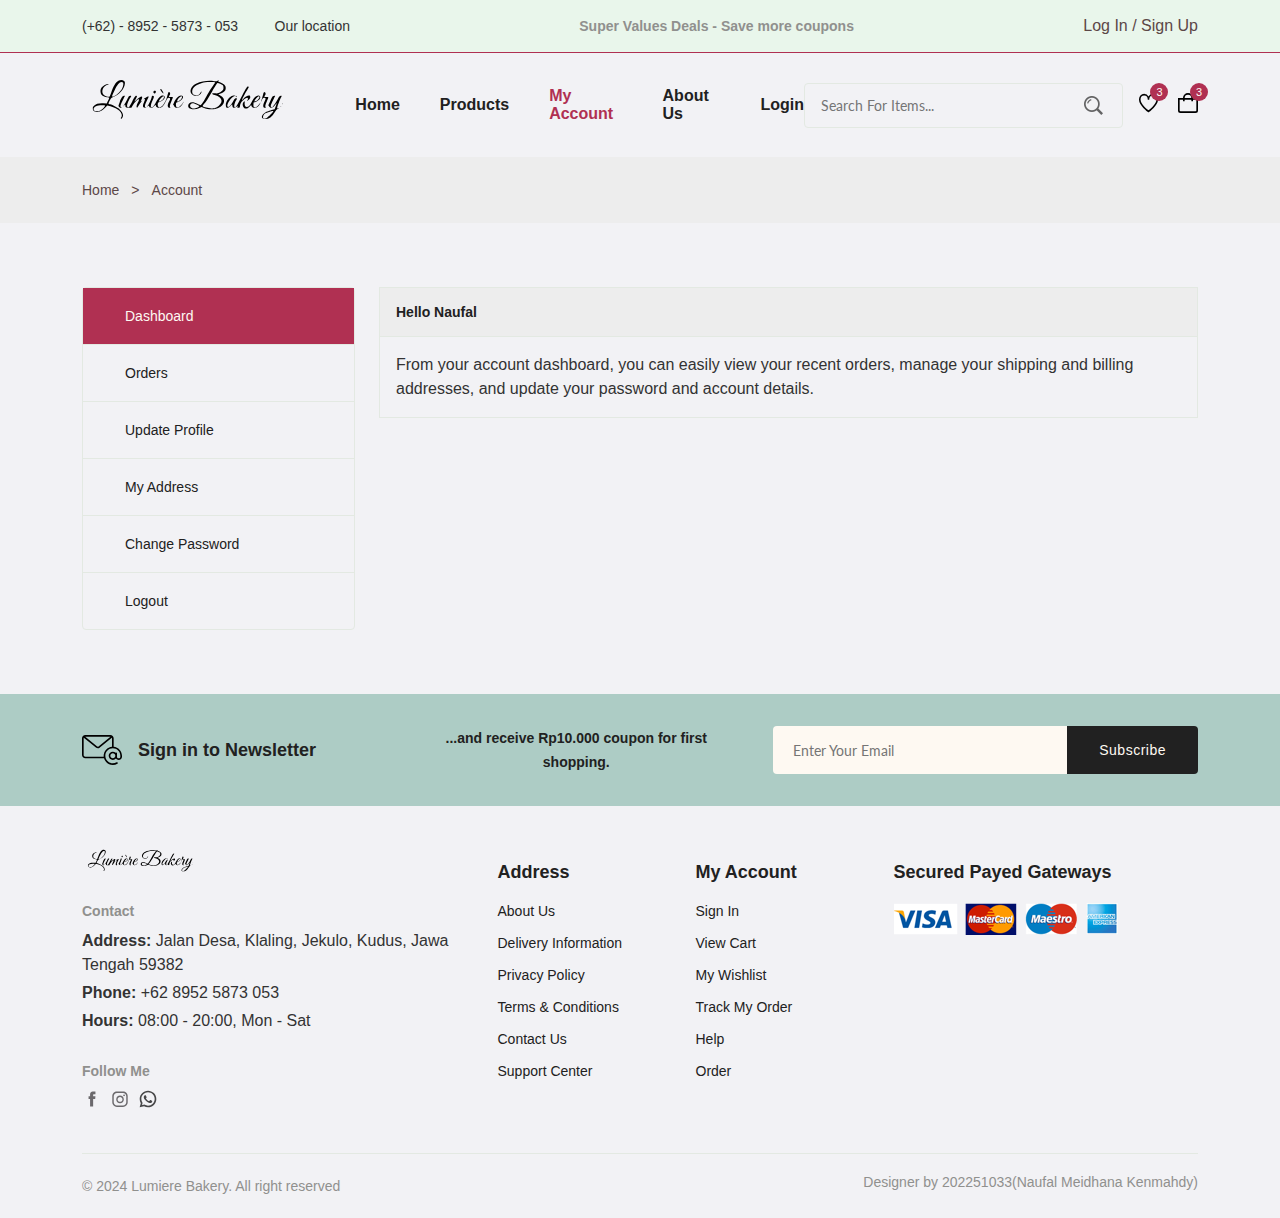
<file: accounts.html>
<!DOCTYPE html>
<html lang="en">

<head>
    <meta charset="UTF-8" />
    <meta name="viewport" content="width=device-width, initial-scale=1.0" />

    <!--=============== FLATICON ===============-->
    <link rel="stylesheet" href="https://cdn-uicons.flaticon.com/2.0.0/uicons-regular-straight/css/uicons-regular-straight.css" />

    <!--=============== SWIPER CSS ===============-->
    <link rel="stylesheet" href="https://cdn.jsdelivr.net/npm/swiper@11/swiper-bundle.min.css" />

    <!--=============== CSS ===============-->
    <link rel="stylesheet" href="./assets/css/styles.css" />

    <title>Ecommerce Website</title>
</head>

<body>
    <!--=============== HEADER ===============-->
    <header class="header">
        <div class="header__top">
            <div class="header__container container">
                <div class="header__contact">
                    <span>(+62) - 8952 - 5873 - 053</span>
                    <span>Our location</span>
                </div>
                <p class="header__alert-news">
                    Super Values Deals - Save more coupons
                </p>
                <a href="login-register.html" class="header__top-action">
            Log In / Sign Up
          </a>
            </div>
        </div>

        <nav class="nav container">
            <a href="index.html" class="nav__logo">
                <img class="nav__logo-img" src="./assets/img/logo.svg" alt="website logo" />
            </a>
            <div class="nav__menu" id="nav-menu">
                <ul class="nav__list">
                    <li class="nav__item">
                        <a href="index.html" class="nav__link">Home</a>
                    </li>
                    <li class="nav__item">
                        <a href="shop.html" class="nav__link">Products</a>
                    </li>
                    <li class="nav__item">
                        <a href="accounts.html" class="nav__link active-link">My Account</a
              >
            </li>
            <li class="nav__item">
              <a href="compare.html" class="nav__link">About Us</a>
                    </li>
                    <li class="nav__item">
                        <a href="login-register.html" class="nav__link">Login</a>
                    </li>
                </ul>
                <div class="header__search">
                    <input type="text" placeholder="Search For Items..." class="form__input" />
                    <button class="search__btn">
              <img src="assets/img/search.png" alt="search icon" />
            </button>
                </div>
            </div>
            <div class="header__user-actions">
                <a href="wishlist.html" class="header__action-btn" title="Wishlist">
                    <img src="assets/img/icon-heart.svg" alt="" />
                    <span class="count">3</span>
                </a>
                <a href="cart.html" class="header__action-btn" title="Cart">
                    <img src="assets/img/icon-cart.svg" alt="" />
                    <span class="count">3</span>
                </a>
            </div>
        </nav>
    </header>

    <!--=============== MAIN ===============-->
    <main class="main">
        <!--=============== BREADCRUMB ===============-->
        <section class="breadcrumb">
            <ul class="breadcrumb__list flex container">
                <li><a href="index.html" class="breadcrumb__link">Home</a></li>
                <li><span class="breadcrumb__link">></span></li>
                <li><span class="breadcrumb__link">Account</span></li>
            </ul>
        </section>

        <!--=============== ACCOUNTS ===============-->
        <section class="accounts section--lg">
            <div class="accounts__container container grid">
                <div class="account__tabs">
                    <p class="account__tab active-tab" data-target="#dashboard">
                        <i class="fi fi-rs-settings-sliders"></i> Dashboard
                    </p>
                    <p class="account__tab" data-target="#orders">
                        <i class="fi fi-rs-shopping-bag"></i> Orders
                    </p>
                    <p class="account__tab" data-target="#update-profile">
                        <i class="fi fi-rs-user"></i> Update Profile
                    </p>
                    <p class="account__tab" data-target="#address">
                        <i class="fi fi-rs-marker"></i> My Address
                    </p>
                    <p class="account__tab" data-target="#change-password">
                        <i class="fi fi-rs-settings-sliders"></i> Change Password
                    </p>
                    <p class="account__tab"><i class="fi fi-rs-exit"></i> Logout</p>
                </div>
                <div class="tabs__content">
                    <div class="tab__content active-tab" content id="dashboard">
                        <h3 class="tab__header">Hello Naufal</h3>
                        <div class="tab__body">
                            <p class="tab__description">
                                From your account dashboard, you can easily view your recent orders, manage your shipping and billing addresses, and update your password and account details.
                            </p>
                        </div>
                    </div>
                    <div class="tab__content" content id="orders">
                        <h3 class="tab__header">Your Orders</h3>
                        <div class="tab__body">
                            <table class="placed__order-table">
                                <thead>
                                    <tr>
                                        <th>Orders</th>
                                        <th>Date</th>
                                        <th>Status</th>
                                        <th>Totals</th>
                                        <th>Actions</th>
                                    </tr>
                                </thead>
                                <tbody>
                                    <tr>
                                        <td>#0003</td>
                                        <td>October 30, 2024</td>
                                        <td>Processing</td>
                                        <td>Rp74.500</td>
                                        <td><a href="#" class="view__order">View</a></td>
                                    </tr>
                                    <tr>
                                        <td>#0002</td>
                                        <td>September 26, 2024</td>
                                        <td>Completed</td>
                                        <td>Rp150.000</td>
                                        <td><a href="#" class="view__order">View</a></td>
                                    </tr>
                                    <tr>
                                        <td>#0001</td>
                                        <td>September 10, 2024</td>
                                        <td>Completed</td>
                                        <td>Rp30.000</td>
                                        <td><a href="#" class="view__order">View</a></td>
                                    </tr>
                                </tbody>
                            </table>
                        </div>
                    </div>
                    <div class="tab__content" content id="update-profile">
                        <h3 class="tab__header">Update Profile</h3>
                        <div class="tab__body">
                            <form class="form grid">
                                <input type="text" placeholder="Username" class="form__input" />
                                <div class="form__btn">
                                    <button class="btn btn--md">Save</button>
                                </div>
                            </form>
                        </div>
                    </div>
                    <div class="tab__content" content id="address">
                        <h3 class="tab__header">Shipping Address</h3>
                        <div class="tab__body">
                            <address class="address">
                  Jl. Raya Kudus-Jepara No. 3522 <br />
                  Kecamatan Kota, Kelurahan Wergu Wetan, <br />
                  Kudus, Jawa Tengah 59318. <br />
                </address>
                            <p class="city">Indonesia</p>
                            <a href="#" class="edit">Edit</a>
                        </div>
                    </div>
                    <div class="tab__content" content id="change-password">
                        <h3 class="tab__header">Change Password</h3>
                        <div class="tab__body">
                            <form class="form grid">
                                <input type="password" placeholder="Current Password" class="form__input" />
                                <input type="password" placeholder="New Password" class="form__input" />
                                <input type="password" placeholder="Confirm Password" class="form__input" />
                                <div class="form__btn">
                                    <button class="btn btn--md">Save</button>
                                </div>
                            </form>
                        </div>
                    </div>
                </div>
            </div>
        </section>

        <!--=============== NEWSLETTER ===============-->
        <section class="newsletter section">
            <div class="newsletter__container container grid">
                <h3 class="newsletter__title flex">
                    <img src="./assets/img/icon-email.svg" alt="" class="newsletter__icon" /> Sign in to Newsletter
                </h3>
                <p class="newsletter__description">
                    ...and receive Rp10.000 coupon for first shopping.
                </p>
                <form action="" class="newsletter__form">
                    <input type="text" placeholder="Enter Your Email" class="newsletter__input" />
                    <button type="submit" class="newsletter__btn">Subscribe</button>
                </form>
            </div>
        </section>
    </main>

    <!--=============== FOOTER ===============-->
    <footer class="footer container">
        <div class="footer__container grid">
            <div class="footer__content">
                <a href="index.html" class="footer__logo">
                    <img src="./assets/img/logo.svg" alt="" class="footer__logo-img" />
                </a>
                <h4 class="footer__subtitle">Contact</h4>
                <p class="footer__description">
                    <span>Address:</span> Jalan Desa, Klaling, Jekulo, Kudus, Jawa Tengah 59382
                </p>
                <p class="footer__description">
                    <span>Phone:</span> +62 8952 5873 053
                </p>
                <p class="footer__description">
                    <span>Hours:</span> 08:00 - 20:00, Mon - Sat
                </p>
                <div class="footer__social">
                    <h4 class="footer__subtitle">Follow Me</h4>
                    <div class="footer__links flex">
                        <a href="https://www.facebook.com/naufal.kenmahdy?mibextid=JRoKGi">
                            <img src="./assets/img/icon-facebook.svg" alt="" class="footer__social-icon" />
                        </a>
                        <a href="https://www.instagram.com/meidhana_?igsh=YzEzdnk3aHpxcGdn">
                            <img src="./assets/img/icon-instagram.svg" alt="" class="footer__social-icon" />
                        </a>
                        <a href="https://wa.me/6289525873053">
                            <img src="./assets/img/icon-whatsapp.svg" alt="" class="footer__social-icon" />
                        </a>
                    </div>
                </div>
            </div>
            <div class="footer__content">
                <h3 class="footer__title">Address</h3>
                <ul class="footer__links">
                    <li><a href="compare.html" class="footer__link">About Us</a></li>
                    <li><a href="#" class="footer__link">Delivery Information</a></li>
                    <li><a href="#" class="footer__link">Privacy Policy</a></li>
                    <li><a href="#" class="footer__link">Terms & Conditions</a></li>
                    <li><a href="#" class="footer__link">Contact Us</a></li>
                    <li><a href="#" class="footer__link">Support Center</a></li>
                </ul>
            </div>
            <div class="footer__content">
                <h3 class="footer__title">My Account</h3>
                <ul class="footer__links">
                    <li><a href="login-register.html" class="footer__link">Sign In</a></li>
                    <li><a href="cart.html" class="footer__link">View Cart</a></li>
                    <li><a href="wishlist.html" class="footer__link">My Wishlist</a></li>
                    <li><a href="#" class="footer__link">Track My Order</a></li>
                    <li><a href="#" class="footer__link">Help</a></li>
                    <li><a href="shop.html" class="footer__link">Order</a></li>
                </ul>
            </div>
            <div class="footer__content">
                <h3 class="footer__title">Secured Payed Gateways</h3>
                <img src="./assets/img/payment-method.png" alt="" class="payment__img" />
            </div>
        </div>
        <div class="footer__bottom">
            <p class="copyright">&copy; 2024 Lumiere Bakery. All right reserved</p>
            <span class="designer">Designer by 202251033(Naufal Meidhana Kenmahdy)</span>
        </div>
    </footer>

    <!--=============== SWIPER JS ===============-->
    <script src="https://cdn.jsdelivr.net/npm/swiper@11/swiper-bundle.min.js"></script>

    <!--=============== MAIN JS ===============-->
    <script src="assets/js/main.js"></script>
</body>

</html>
</file>
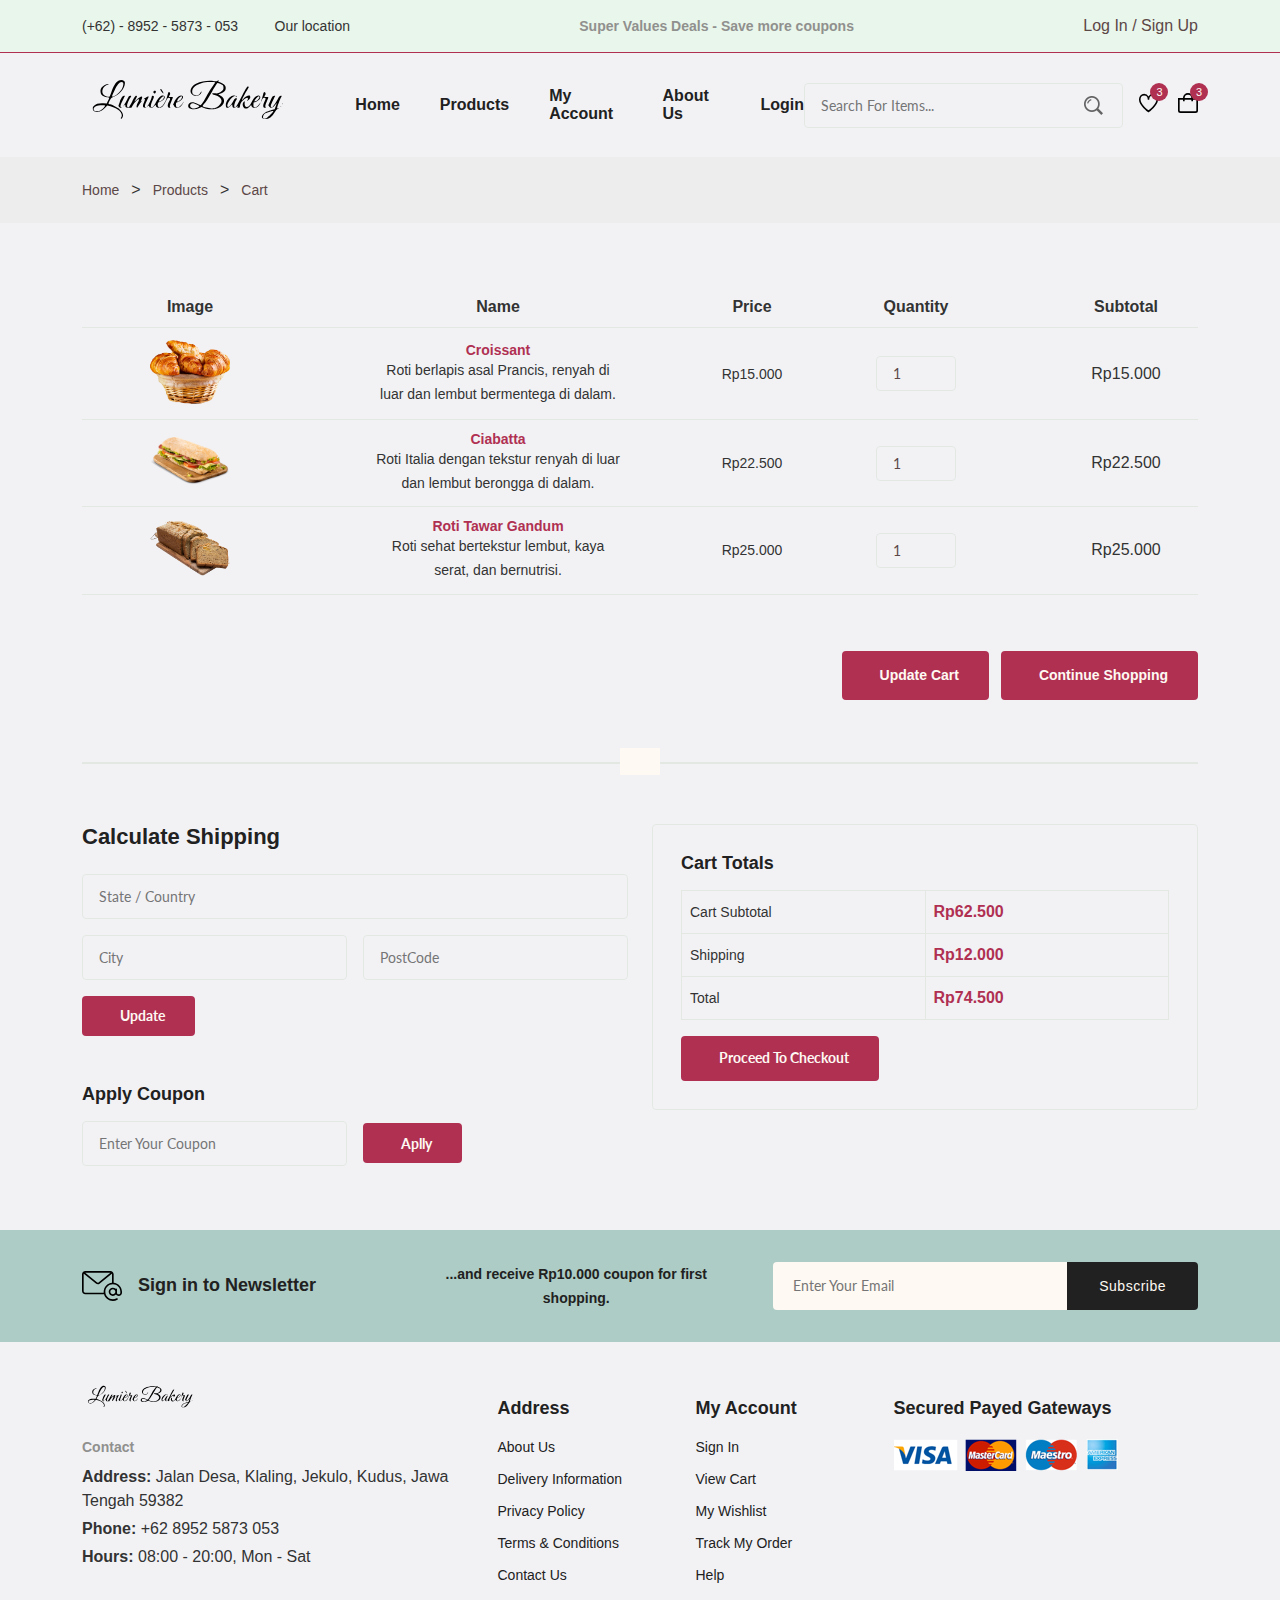
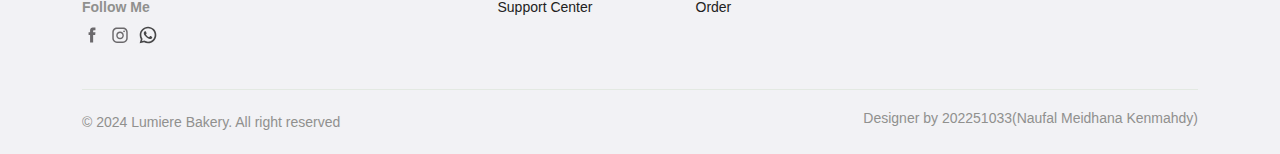
<file: cart.html>
<!DOCTYPE html>
<html lang="en">

<head>
    <meta charset="UTF-8" />
    <meta name="viewport" content="width=device-width, initial-scale=1.0" />

    <!--=============== FLATICON ===============-->
    <link rel="stylesheet" href="https://cdn-uicons.flaticon.com/2.0.0/uicons-regular-straight/css/uicons-regular-straight.css" />

    <!--=============== SWIPER CSS ===============-->
    <link rel="stylesheet" href="https://cdn.jsdelivr.net/npm/swiper@11/swiper-bundle.min.css" />

    <!--=============== CSS ===============-->
    <link rel="stylesheet" href="./assets/css/styles.css" />

    <title>Ecommerce Website</title>
</head>

<body>
    <!--=============== HEADER ===============-->
    <header class="header">
        <div class="header__top">
            <div class="header__container container">
                <div class="header__contact">
                    <span>(+62) - 8952 - 5873 - 053</span>
                    <span>Our location</span>
                </div>
                <p class="header__alert-news">
                    Super Values Deals - Save more coupons
                </p>
                <a href="login-register.html" class="header__top-action">
            Log In / Sign Up
          </a>
            </div>
        </div>

        <nav class="nav container">
            <a href="index.html" class="nav__logo">
                <img class="nav__logo-img" src="assets/img/logo.svg" alt="website logo" />
            </a>
            <div class="nav__menu" id="nav-menu">
                <ul class="nav__list">
                    <li class="nav__item">
                        <a href="index.html" class="nav__link">Home</a>
                    </li>
                    <li class="nav__item">
                        <a href="shop.html" class="nav__link">Products</a>
                    </li>
                    <li class="nav__item">
                        <a href="accounts.html" class="nav__link">My Account</a>
                    </li>
                    <li class="nav__item">
                        <a href="compare.html" class="nav__link">About Us</a>
                    </li>
                    <li class="nav__item">
                        <a href="login-register.html" class="nav__link">Login</a>
                    </li>
                </ul>
                <div class="header__search">
                    <input type="text" placeholder="Search For Items..." class="form__input" />
                    <button class="search__btn">
              <img src="assets/img/search.png" alt="search icon" />
            </button>
                </div>
            </div>
            <div class="header__user-actions">
                <a href="wishlist.html" class="header__action-btn" title="Wishlist">
                    <img src="assets/img/icon-heart.svg" alt="" />
                    <span class="count">3</span>
                </a>
                <a href="cart.html" class="header__action-btn" title="Cart">
                    <img src="assets/img/icon-cart.svg" alt="" />
                    <span class="count">3</span>
                </a>
            </div>
        </nav>
    </header>

    <!--=============== MAIN ===============-->
    <main class="main">
        <!--=============== BREADCRUMB ===============-->
        <section class="breadcrumb">
            <ul class="breadcrumb__list flex container">
                <li><a href="index.html" class="breadcrumb__link">Home</a></li>
                <li><span class="breadcrumb__link"></span>></li>
                <li><span class="breadcrumb__link">Products</span></li>
                <li><span class="breadcrumb__link"></span>></li>
                <li><span class="breadcrumb__link">Cart</span></li>
            </ul>
        </section>

        <!--=============== CART ===============-->
        <section class="cart section--lg container">
            <div class="table__container">
                <table class="table">
                    <thead>
                        <tr>
                            <th>Image</th>
                            <th>Name</th>
                            <th>Price</th>
                            <th>Quantity</th>
                            <th>Subtotal</th>
                            <th>Rename</th>
                        </tr>
                    </thead>
                    <tbody>
                        <tr>
                            <td>
                                <img src="./assets//img/croissant-1.png" alt="" class="table__img" />
                            </td>
                            <td>
                                <h3 class="table__title">
                                    Croissant
                                </h3>
                                <p class="table__description">
                                    Roti berlapis asal Prancis, renyah di luar dan lembut bermentega di dalam.
                                </p>
                            </td>
                            <td>
                                <span class="table__price">Rp15.000</span>
                            </td>
                            <td><input type="number" value="1" class="quantity" /></td>
                            <td><span class="subtotal">Rp15.000</span></td>
                            <td><i class="fi fi-rs-trash table__trash"></i></td>
                        </tr>
                        <tr>
                            <td>
                                <img src="./assets//img/ciabatta-1.png" alt="" class="table__img" />
                            </td>
                            <td>
                                <h3 class="table__title">Ciabatta</h3>
                                <p class="table__description">
                                    Roti Italia dengan tekstur renyah di luar dan lembut berongga di dalam.
                                </p>
                            </td>
                            <td>
                                <span class="table__price">Rp22.500</span>
                            </td>
                            <td><input type="number" value="1" class="quantity" /></td>
                            <td><span class="subtotal">Rp22.500</span></td>
                            <td><i class="fi fi-rs-trash table__trash"></i></td>
                        </tr>
                        <tr>
                            <td>
                                <img src="./assets//img/tawar-1.png" alt="" class="table__img" />
                            </td>
                            <td>
                                <h3 class="table__title">
                                    Roti Tawar Gandum
                                </h3>
                                <p class="table__description">
                                    Roti sehat bertekstur lembut, kaya serat, dan bernutrisi.
                                </p>
                            </td>
                            <td>
                                <span class="table__price">Rp25.000</span>
                            </td>
                            <td><input type="number" value="1" class="quantity" /></td>
                            <td><span class="subtotal">Rp25.000</span></td>
                            <td><i class="fi fi-rs-trash table__trash"></i></td>
                        </tr>
                    </tbody>
                </table>
            </div>

            <div class="cart__actions">
                <a href="#" class="btn flex btn__md">
                    <i class="fi-rs-shuffle"></i> Update Cart
                </a>
                <a href="#" class="btn flex btn__md">
                    <i class="fi-rs-shopping-bag"></i> Continue Shopping
                </a>
            </div>

            <div class="divider">
                <i class="fi fi-rs-fingerprint"></i>
            </div>

            <div class="cart__group grid">
                <div>
                    <div class="cart__shippinp">
                        <h3 class="section__title">Calculate Shipping</h3>
                        <form action="" class="form grid">
                            <input type="text" class="form__input" placeholder="State / Country" />
                            <div class="form__group grid">
                                <input type="text" class="form__input" placeholder="City" />
                                <input type="text" class="form__input" placeholder="PostCode" />
                            </div>
                            <div class="form__btn">
                                <button class="btn flex btn--sm">
                    <i class="fi-rs-shuffle"></i> Update
                  </button>
                            </div>
                        </form>
                    </div>
                    <div class="cart__coupon">
                        <h3 class="section__title">Apply Coupon</h3>
                        <form action="" class="coupon__form form grid">
                            <div class="form__group grid">
                                <input type="text" class="form__input" placeholder="Enter Your Coupon" />
                                <div class="form__btn">
                                    <button class="btn flex btn--sm">
                      <i class="fi-rs-label"></i> Aplly
                    </button>
                                </div>
                            </div>
                        </form>
                    </div>
                </div>

                <div class="cart__total">
                    <h3 class="section__title">Cart Totals</h3>
                    <table class="cart__total-table">
                        <tr>
                            <td><span class="cart__total-title">Cart Subtotal</span></td>
                            <td><span class="cart__total-price">Rp62.500</span></td>
                        </tr>
                        <tr>
                            <td><span class="cart__total-title">Shipping</span></td>
                            <td><span class="cart__total-price">Rp12.000</span></td>
                        </tr>
                        <tr>
                            <td><span class="cart__total-title">Total</span></td>
                            <td><span class="cart__total-price">Rp74.500</span></td>
                        </tr>
                    </table>
                    <a href="checkout.html" class="btn flex btn--md">
                        <i class="fi fi-rs-box-alt"></i> Proceed To Checkout
                    </a>
                </div>
            </div>
        </section>

        <!--=============== NEWSLETTER ===============-->
        <section class="newsletter section">
            <div class="newsletter__container container grid">
                <h3 class="newsletter__title flex">
                    <img src="./assets/img/icon-email.svg" alt="" class="newsletter__icon" /> Sign in to Newsletter
                </h3>
                <p class="newsletter__description">
                    ...and receive Rp10.000 coupon for first shopping.
                </p>
                <form action="" class="newsletter__form">
                    <input type="text" placeholder="Enter Your Email" class="newsletter__input" />
                    <button type="submit" class="newsletter__btn">Subscribe</button>
                </form>
            </div>
        </section>
    </main>

    <!--=============== FOOTER ===============-->
    <footer class="footer container">
        <div class="footer__container grid">
            <div class="footer__content">
                <a href="index.html" class="footer__logo">
                    <img src="./assets/img/logo.svg" alt="" class="footer__logo-img" />
                </a>
                <h4 class="footer__subtitle">Contact</h4>
                <p class="footer__description">
                    <span>Address:</span> Jalan Desa, Klaling, Jekulo, Kudus, Jawa Tengah 59382
                </p>
                <p class="footer__description">
                    <span>Phone:</span> +62 8952 5873 053
                </p>
                <p class="footer__description">
                    <span>Hours:</span> 08:00 - 20:00, Mon - Sat
                </p>
                <div class="footer__social">
                    <h4 class="footer__subtitle">Follow Me</h4>
                    <div class="footer__links flex">
                        <a href="https://www.facebook.com/naufal.kenmahdy?mibextid=JRoKGi">
                            <img src="./assets/img/icon-facebook.svg" alt="" class="footer__social-icon" />
                        </a>
                        <a href="https://www.instagram.com/meidhana_?igsh=YzEzdnk3aHpxcGdn">
                            <img src="./assets/img/icon-instagram.svg" alt="" class="footer__social-icon" />
                        </a>
                        <a href="https://wa.me/6289525873053">
                            <img src="./assets/img/icon-whatsapp.svg" alt="" class="footer__social-icon" />
                        </a>
                    </div>
                </div>
            </div>
            <div class="footer__content">
                <h3 class="footer__title">Address</h3>
                <ul class="footer__links">
                    <li><a href="compare.html" class="footer__link">About Us</a></li>
                    <li><a href="#" class="footer__link">Delivery Information</a></li>
                    <li><a href="#" class="footer__link">Privacy Policy</a></li>
                    <li><a href="#" class="footer__link">Terms & Conditions</a></li>
                    <li><a href="#" class="footer__link">Contact Us</a></li>
                    <li><a href="#" class="footer__link">Support Center</a></li>
                </ul>
            </div>
            <div class="footer__content">
                <h3 class="footer__title">My Account</h3>
                <ul class="footer__links">
                    <li><a href="login-register.html" class="footer__link">Sign In</a></li>
                    <li><a href="cart.html" class="footer__link">View Cart</a></li>
                    <li><a href="wishlist.html" class="footer__link">My Wishlist</a></li>
                    <li><a href="#" class="footer__link">Track My Order</a></li>
                    <li><a href="#" class="footer__link">Help</a></li>
                    <li><a href="shop.html" class="footer__link">Order</a></li>
                </ul>
            </div>
            <div class="footer__content">
                <h3 class="footer__title">Secured Payed Gateways</h3>
                <img src="./assets/img/payment-method.png" alt="" class="payment__img" />
            </div>
        </div>
        <div class="footer__bottom">
            <p class="copyright">&copy; 2024 Lumiere Bakery. All right reserved</p>
            <span class="designer">Designer by 202251033(Naufal Meidhana Kenmahdy)</span>
        </div>
    </footer>

    <!--=============== SWIPER JS ===============-->
    <script src="https://cdn.jsdelivr.net/npm/swiper@11/swiper-bundle.min.js"></script>

    <!--=============== MAIN JS ===============-->
    <script src="assets/js/main.js"></script>
</body>

</html>
</file>
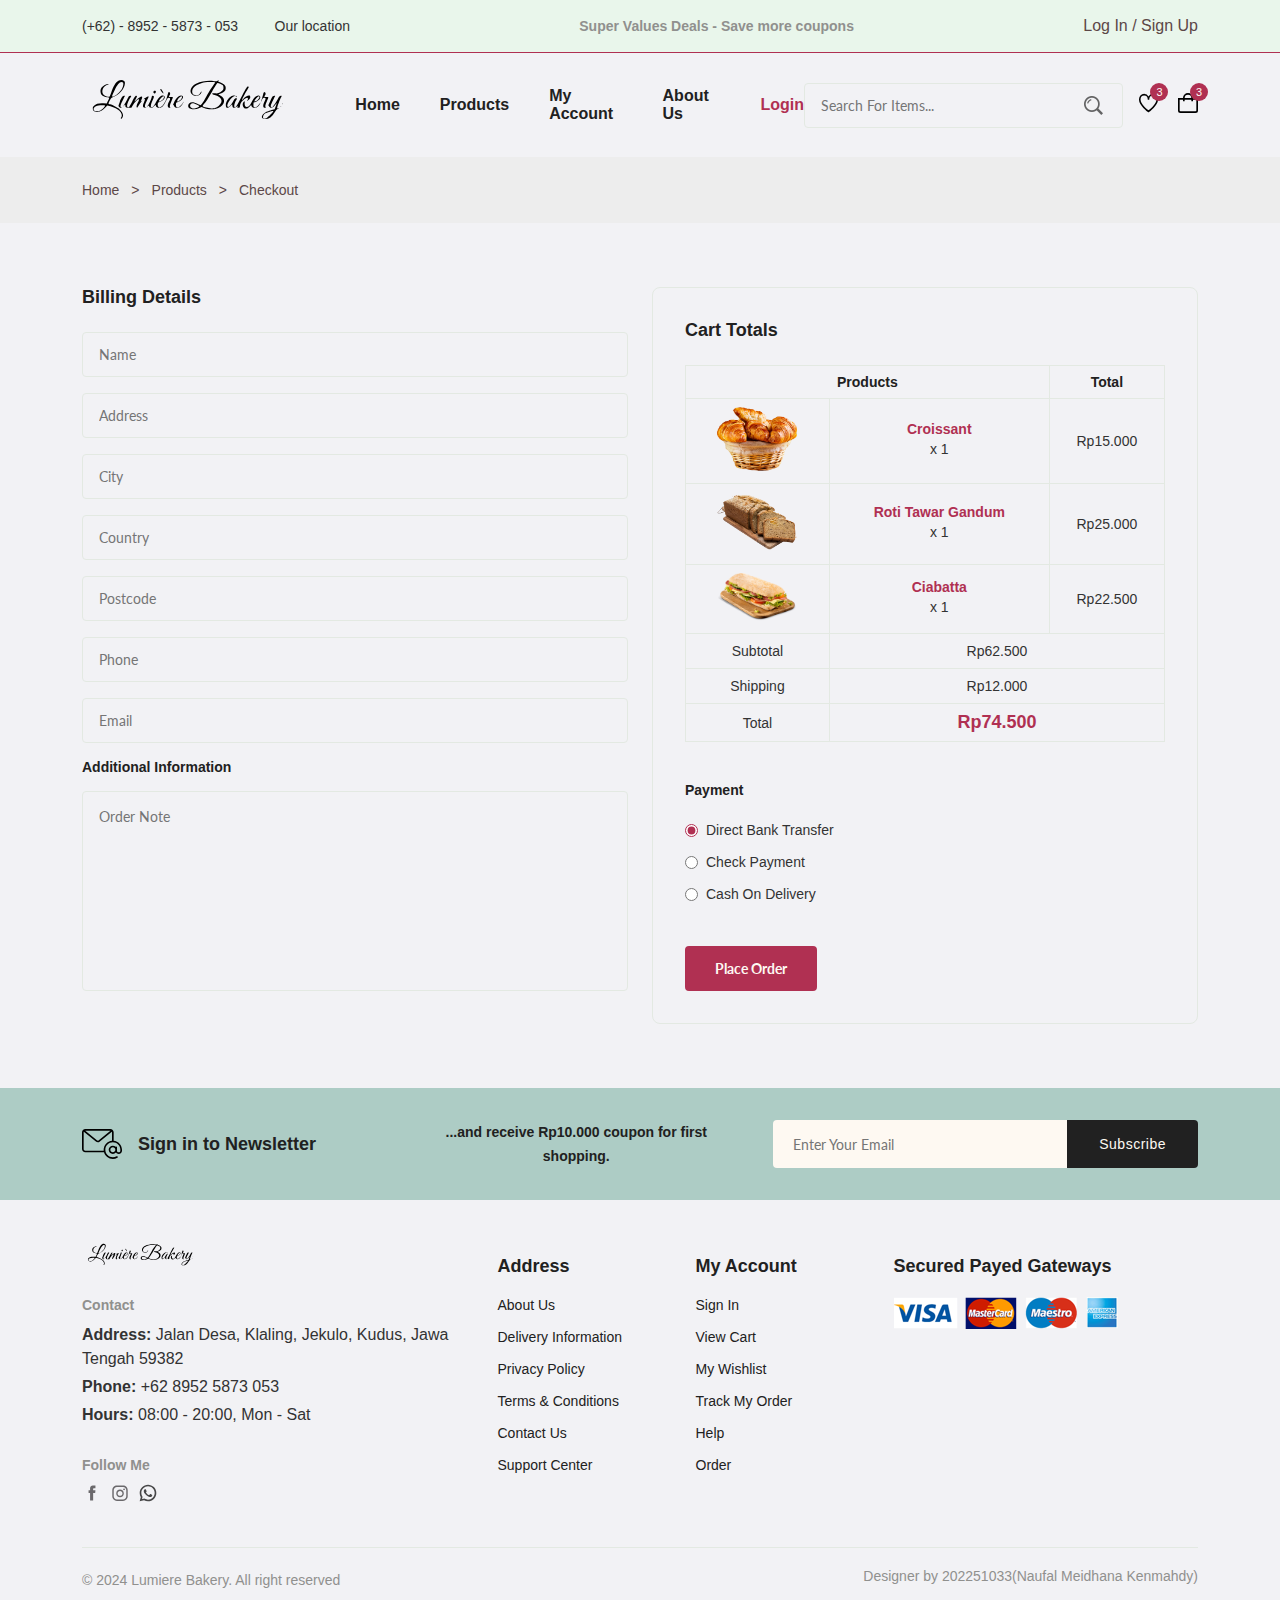
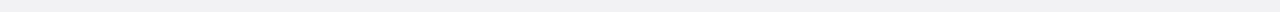
<file: checkout.html>
<!DOCTYPE html>
<html lang="en">

<head>
    <meta charset="UTF-8" />
    <meta name="viewport" content="width=device-width, initial-scale=1.0" />

    <!--=============== FLATICON ===============-->
    <link rel="stylesheet" href="https://cdn-uicons.flaticon.com/2.0.0/uicons-regular-straight/css/uicons-regular-straight.css" />

    <!--=============== SWIPER CSS ===============-->
    <link rel="stylesheet" href="https://cdn.jsdelivr.net/npm/swiper@11/swiper-bundle.min.css" />

    <!--=============== CSS ===============-->
    <link rel="stylesheet" href="./assets/css/styles.css" />

    <title>Ecommerce Website</title>
</head>

<body>
    <!--=============== HEADER ===============-->
    <header class="header">
        <div class="header__top">
            <div class="header__container container">
                <div class="header__contact">
                    <span>(+62) - 8952 - 5873 - 053</span>
                    <span>Our location</span>
                </div>
                <p class="header__alert-news">
                    Super Values Deals - Save more coupons
                </p>
                <a href="login-register.html" class="header__top-action">
            Log In / Sign Up
          </a>
            </div>
        </div>

        <nav class="nav container">
            <a href="index.html" class="nav__logo">
                <img class="nav__logo-img" src="assets/img/logo.svg" alt="website logo" />
            </a>
            <div class="nav__menu" id="nav-menu">
                <ul class="nav__list">
                    <li class="nav__item">
                        <a href="index.html" class="nav__link">Home</a>
                    </li>
                    <li class="nav__item">
                        <a href="shop.html" class="nav__link">Products</a>
                    </li>
                    <li class="nav__item">
                        <a href="accounts.html" class="nav__link">My Account</a>
                    </li>
                    <li class="nav__item">
                        <a href="compare.html" class="nav__link">About Us</a>
                    </li>
                    <li class="nav__item">
                        <a href="login-register.html" class="nav__link active-link">Login</a
              >
            </li>
          </ul>
          <div class="header__search">
            <input
              type="text"
              placeholder="Search For Items..."
              class="form__input"
            />
            <button class="search__btn">
              <img src="assets/img/search.png" alt="search icon" />
            </button>
          </div>
        </div>
        <div class="header__user-actions">
          <a href="wishlist.html" class="header__action-btn" title="Wishlist">
            <img src="assets/img/icon-heart.svg" alt="" />
            <span class="count">3</span>
          </a>
                        <a href="cart.html" class="header__action-btn" title="Cart">
                            <img src="assets/img/icon-cart.svg" alt="" />
                            <span class="count">3</span>
                        </a>
            </div>
        </nav>
    </header>

    <!--=============== MAIN ===============-->
    <main class="main">
        <!--=============== BREADCRUMB ===============-->
        <section class="breadcrumb">
            <ul class="breadcrumb__list flex container">
                <li><a href="index.html" class="breadcrumb__link">Home</a></li>
                <li><span class="breadcrumb__link">></span></li>
                <li><span class="breadcrumb__link">Products</span></li>
                <li><span class="breadcrumb__link">></span></li>
                <li><span class="breadcrumb__link">Checkout</span></li>
            </ul>
        </section>

        <!--=============== CHECKOUT ===============-->
        <section class="checkout section--lg">
            <div class="checkout__container container grid">
                <div class="checkout__group">
                    <h3 class="section__title">Billing Details</h3>
                    <form class="form grid">
                        <input type="text" placeholder="Name" class="form__input" />
                        <input type="text" placeholder="Address" class="form__input" />
                        <input type="text" placeholder="City" class="form__input" />
                        <input type="text" placeholder="Country" class="form__input" />
                        <input type="text" placeholder="Postcode" class="form__input" />
                        <input type="text" placeholder="Phone" class="form__input" />
                        <input type="email" placeholder="Email" class="form__input" />
                        <h3 class="checkout__title">Additional Information</h3>
                        <textarea name="" placeholder="Order Note" class="form__input textarea"></textarea>
                    </form>
                </div>
                <div class="checkout__group">
                    <h3 class="section__title">Cart Totals</h3>
                    <table class="order__table">
                        <thead>
                            <tr>
                                <th colspan="2">Products</th>
                                <th>Total</th>
                            </tr>
                        </thead>

                        <tbody>
                            <tr>
                                <td>
                                    <img src="./assets/img/croissant-1.png" alt="" class="order__img" />
                                </td>
                                <td>
                                    <h3 class="table__title">Croissant</h3>
                                    <p class="table__quantity">x 1</p>
                                </td>
                                <td><span class="table__price">Rp15.000</span></td>
                            </tr>
                            <tr>
                                <td>
                                    <img src="./assets/img/tawar-1.png" alt="" class="order__img" />
                                </td>
                                <td>
                                    <h3 class="table__title">Roti Tawar Gandum</h3>
                                    <p class="table__quantity">x 1</p>
                                </td>
                                <td><span class="table__price">Rp25.000</span></td>
                            </tr>
                            <tr>
                                <td>
                                    <img src="./assets/img/ciabatta-1.png" alt="" class="order__img" />
                                </td>
                                <td>
                                    <h3 class="table__title">Ciabatta</h3>
                                    <p class="table__quantity">x 1</p>
                                </td>
                                <td><span class="table__price">Rp22.500</span></td>
                            </tr>
                            <tr>
                                <td><span class="order__subtitle">Subtotal</span></td>
                                <td colspan="2"><span class="table__price">Rp62.500</span></td>
                            </tr>
                            <tr>
                                <td><span class="order__subtitle">Shipping</span></td>
                                <td colspan="2">
                                    <span class="table__price">Rp12.000</span>
                                </td>
                            </tr>
                            <tr>
                                <td><span class="order__subtitle">Total</span></td>
                                <td colspan="2">
                                    <span class="order__grand-total">Rp74.500</span>
                                </td>
                            </tr>
                        </tbody>
                    </table>
                    <div class="payment__methods">
                        <h3 class="checkout__title payment__title">Payment</h3>
                        <div class="payment__option flex">
                            <input type="radio" name="radio" id="l1" checked class="payment__input" />
                            <label for="l1" class="payment__label">Direct Bank Transfer</label
                >
              </div>
              <div class="payment__option flex">
                <input
                  type="radio"
                  name="radio"
                  id="l2"
                  class="payment__input"
                />
                <label for="l2" class="payment__label">Check Payment</label>
                        </div>
                        <div class="payment__option flex">
                            <input type="radio" name="radio" id="l3" class="payment__input" />
                            <label for="l3" class="payment__label">Cash On Delivery</label>
                        </div>
                    </div>
                    <button class="btn btn--md">Place Order</button>
                </div>
            </div>
        </section>

        <!--=============== NEWSLETTER ===============-->
        <section class="newsletter section">
            <div class="newsletter__container container grid">
                <h3 class="newsletter__title flex">
                    <img src="./assets/img/icon-email.svg" alt="" class="newsletter__icon" /> Sign in to Newsletter
                </h3>
                <p class="newsletter__description">
                    ...and receive Rp10.000 coupon for first shopping.
                </p>
                <form action="" class="newsletter__form">
                    <input type="text" placeholder="Enter Your Email" class="newsletter__input" />
                    <button type="submit" class="newsletter__btn">Subscribe</button>
                </form>
            </div>
        </section>
    </main>

    <!--=============== FOOTER ===============-->
    <footer class="footer container">
        <div class="footer__container grid">
            <div class="footer__content">
                <a href="index.html" class="footer__logo">
                    <img src="./assets/img/logo.svg" alt="" class="footer__logo-img" />
                </a>
                <h4 class="footer__subtitle">Contact</h4>
                <p class="footer__description">
                    <span>Address:</span> Jalan Desa, Klaling, Jekulo, Kudus, Jawa Tengah 59382
                </p>
                <p class="footer__description">
                    <span>Phone:</span> +62 8952 5873 053
                </p>
                <p class="footer__description">
                    <span>Hours:</span> 08:00 - 20:00, Mon - Sat
                </p>
                <div class="footer__social">
                    <h4 class="footer__subtitle">Follow Me</h4>
                    <div class="footer__links flex">
                        <a href="https://www.facebook.com/naufal.kenmahdy?mibextid=JRoKGi">
                            <img src="./assets/img/icon-facebook.svg" alt="" class="footer__social-icon" />
                        </a>
                        <a href="https://www.instagram.com/meidhana_?igsh=YzEzdnk3aHpxcGdn">
                            <img src="./assets/img/icon-instagram.svg" alt="" class="footer__social-icon" />
                        </a>
                        <a href="https://wa.me/6289525873053">
                            <img src="./assets/img/icon-whatsapp.svg" alt="" class="footer__social-icon" />
                        </a>
                    </div>
                </div>
            </div>
            <div class="footer__content">
                <h3 class="footer__title">Address</h3>
                <ul class="footer__links">
                    <li><a href="compare.html" class="footer__link">About Us</a></li>
                    <li><a href="#" class="footer__link">Delivery Information</a></li>
                    <li><a href="#" class="footer__link">Privacy Policy</a></li>
                    <li><a href="#" class="footer__link">Terms & Conditions</a></li>
                    <li><a href="#" class="footer__link">Contact Us</a></li>
                    <li><a href="#" class="footer__link">Support Center</a></li>
                </ul>
            </div>
            <div class="footer__content">
                <h3 class="footer__title">My Account</h3>
                <ul class="footer__links">
                    <li><a href="login-register.html" class="footer__link">Sign In</a></li>
                    <li><a href="cart.html" class="footer__link">View Cart</a></li>
                    <li><a href="wishlist.html" class="footer__link">My Wishlist</a></li>
                    <li><a href="#" class="footer__link">Track My Order</a></li>
                    <li><a href="#" class="footer__link">Help</a></li>
                    <li><a href="shop.html" class="footer__link">Order</a></li>
                </ul>
            </div>
            <div class="footer__content">
                <h3 class="footer__title">Secured Payed Gateways</h3>
                <img src="./assets/img/payment-method.png" alt="" class="payment__img" />
            </div>
        </div>
        <div class="footer__bottom">
            <p class="copyright">&copy; 2024 Lumiere Bakery. All right reserved</p>
            <span class="designer">Designer by 202251033(Naufal Meidhana Kenmahdy)</span>
        </div>
    </footer>

    <!--=============== SWIPER JS ===============-->
    <script src="https://cdn.jsdelivr.net/npm/swiper@11/swiper-bundle.min.js"></script>

    <!--=============== MAIN JS ===============-->
    <script src="assets/js/main.js"></script>
</body>

</html>
</file>
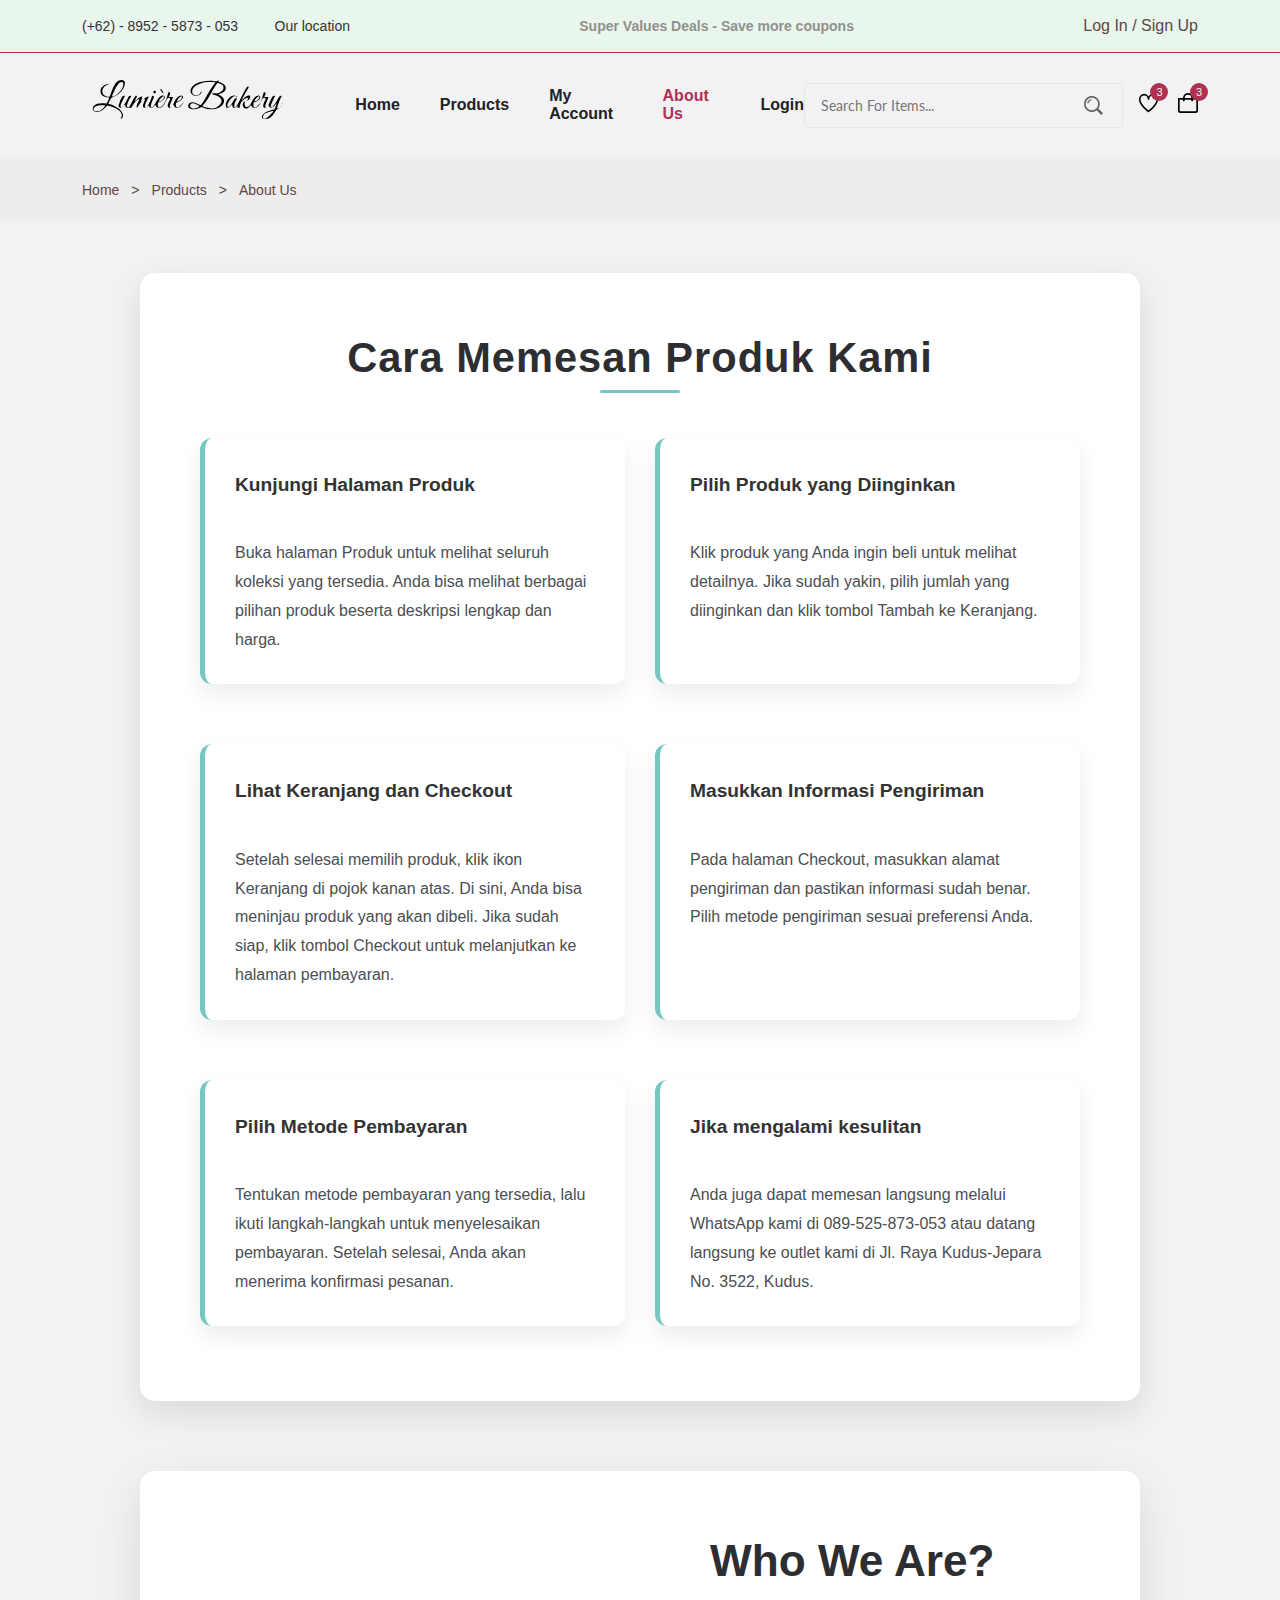
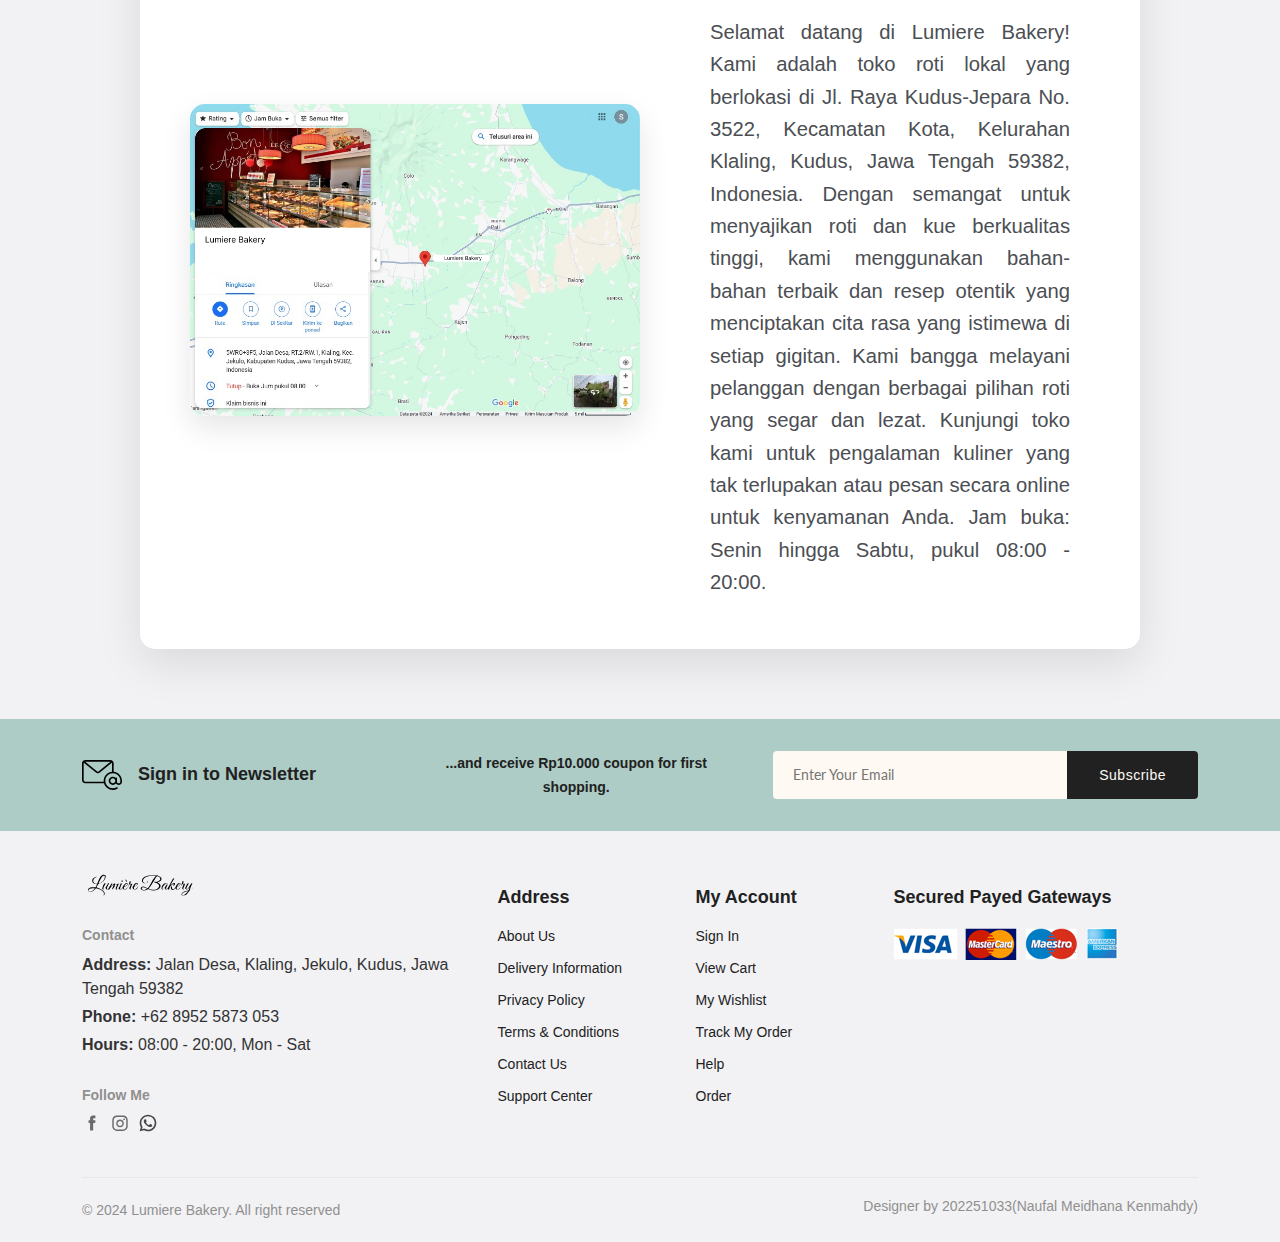
<file: compare.html>
<!DOCTYPE html>
<html lang="en">

<head>
    <meta charset="UTF-8" />
    <meta name="viewport" content="width=device-width, initial-scale=1.0" />

    <!--=============== FLATICON ===============-->
    <link rel="stylesheet" href="https://cdn-uicons.flaticon.com/2.0.0/uicons-regular-straight/css/uicons-regular-straight.css" />

    <!--=============== SWIPER CSS ===============-->
    <link rel="stylesheet" href="https://cdn.jsdelivr.net/npm/swiper@11/swiper-bundle.min.css" />

    <!--=============== CSS ===============-->
    <link rel="stylesheet" href="./assets/css/styles.css" />

    <title>Ecommerce Website</title>
</head>

<body>
    <!--=============== HEADER ===============-->
    <header class="header">
        <div class="header__top">
            <div class="header__container container">
                <div class="header__contact">
                    <span>(+62) - 8952 - 5873 - 053</span>
                    <span>Our location</span>
                </div>
                <p class="header__alert-news">
                    Super Values Deals - Save more coupons
                </p>
                <a href="login-register.html" class="header__top-action">
            Log In / Sign Up
          </a>
            </div>
        </div>

        <nav class="nav container">
            <a href="index.html" class="nav__logo">
                <img class="nav__logo-img" src="assets/img/logo.svg" alt="website logo" />
            </a>
            <div class="nav__menu" id="nav-menu">
                <ul class="nav__list">
                    <li class="nav__item">
                        <a href="index.html" class="nav__link">Home</a>
                    </li>
                    <li class="nav__item">
                        <a href="shop.html" class="nav__link">Products</a>
                    </li>
                    <li class="nav__item">
                        <a href="accounts.html" class="nav__link">My Account</a>
                    </li>
                    <li class="nav__item">
                        <a href="compare.html" class="nav__link active-link">About Us</a>
                    </li>
                    <li class="nav__item">
                        <a href="login-register.html" class="nav__link">Login</a
              >
            </li>
          </ul>
          <div class="header__search">
            <input
              type="text"
              placeholder="Search For Items..."
              class="form__input"
            />
            <button class="search__btn">
              <img src="assets/img/search.png" alt="search icon" />
            </button>
          </div>
        </div>
        <div class="header__user-actions">
          <a href="wishlist.html" class="header__action-btn" title="Wishlist">
            <img src="assets/img/icon-heart.svg" alt="" />
            <span class="count">3</span>
          </a>
                        <a href="cart.html" class="header__action-btn" title="Cart">
                            <img src="assets/img/icon-cart.svg" alt="" />
                            <span class="count">3</span>
                        </a>
            </div>
        </nav>
    </header>

    <!--=============== MAIN ===============-->
    <main class="main">
        <!--=============== BREADCRUMB ===============-->
        <section class="breadcrumb">
            <ul class="breadcrumb__list flex container">
                <li><a href="index.html" class="breadcrumb__link">Home</a></li>
                <li><span class="breadcrumb__link">></span></li>
                <li><span class="breadcrumb__link">Products</span></li>
                <li><span class="breadcrumb__link">></span></li>
                <li><span class="breadcrumb__link">About Us</span></li>
            </ul>
        </section>

        <!--=============== CARA PESAN ===============-->
        <section id="cara-pesan" class="section-p1 aesthetic-section">
            <h2>Cara Memesan Produk Kami</h2>
            <ol class="cara-pesan-list">
                <li><span>Kunjungi Halaman Produk</span><br> Buka halaman Produk untuk melihat seluruh koleksi yang tersedia. Anda bisa melihat berbagai pilihan produk beserta deskripsi lengkap dan harga.</li>
                <li><span>Pilih Produk yang Diinginkan</span><br> Klik produk yang Anda ingin beli untuk melihat detailnya. Jika sudah yakin, pilih jumlah yang diinginkan dan klik tombol Tambah ke Keranjang.</li>
                <li><span>Lihat Keranjang dan Checkout</span><br> Setelah selesai memilih produk, klik ikon Keranjang di pojok kanan atas. Di sini, Anda bisa meninjau produk yang akan dibeli. Jika sudah siap, klik tombol Checkout untuk melanjutkan ke halaman
                    pembayaran.
                </li>
                <li><span>Masukkan Informasi Pengiriman</span><br> Pada halaman Checkout, masukkan alamat pengiriman dan pastikan informasi sudah benar. Pilih metode pengiriman sesuai preferensi Anda.</li>
                <li><span>Pilih Metode Pembayaran</span><br> Tentukan metode pembayaran yang tersedia, lalu ikuti langkah-langkah untuk menyelesaikan pembayaran. Setelah selesai, Anda akan menerima konfirmasi pesanan.</li>
                <li><span>Jika mengalami kesulitan</span><br> Anda juga dapat memesan langsung melalui WhatsApp kami di 089-525-873-053 atau datang langsung ke outlet kami di Jl. Raya Kudus-Jepara No. 3522, Kudus.</li>
            </ol>
        </section>



        <!--=============== About Us ===============-->

        <section id="about-head" class="section-p1">
            <img src="assets/img/map.jpg" alt="">
            <div>
                <h2>Who We Are?</h2>
                <p>Selamat datang di Lumiere Bakery! Kami adalah toko roti lokal yang berlokasi di Jl. Raya Kudus-Jepara No. 3522, Kecamatan Kota, Kelurahan Klaling, Kudus, Jawa Tengah 59382, Indonesia. Dengan semangat untuk menyajikan roti dan kue berkualitas
                    tinggi, kami menggunakan bahan-bahan terbaik dan resep otentik yang menciptakan cita rasa yang istimewa di setiap gigitan. Kami bangga melayani pelanggan dengan berbagai pilihan roti yang segar dan lezat. Kunjungi toko kami untuk pengalaman
                    kuliner yang tak terlupakan atau pesan secara online untuk kenyamanan Anda. Jam buka: Senin hingga Sabtu, pukul 08:00 - 20:00.
                </p>

            </div>
        </section>


        <!--=============== NEWSLETTER ===============-->
        <section class="newsletter section">
            <div class="newsletter__container container grid">
                <h3 class="newsletter__title flex">
                    <img src="./assets/img/icon-email.svg" alt="" class="newsletter__icon" /> Sign in to Newsletter
                </h3>
                <p class="newsletter__description">
                    ...and receive Rp10.000 coupon for first shopping.
                </p>
                <form action="" class="newsletter__form">
                    <input type="text" placeholder="Enter Your Email" class="newsletter__input" />
                    <button type="submit" class="newsletter__btn">Subscribe</button>
                </form>
            </div>
        </section>
    </main>

    <!--=============== FOOTER ===============-->
    <footer class="footer container">
        <div class="footer__container grid">
            <div class="footer__content">
                <a href="index.html" class="footer__logo">
                    <img src="./assets/img/logo.svg" alt="" class="footer__logo-img" />
                </a>
                <h4 class="footer__subtitle">Contact</h4>
                <p class="footer__description">
                    <span>Address:</span> Jalan Desa, Klaling, Jekulo, Kudus, Jawa Tengah 59382
                </p>
                <p class="footer__description">
                    <span>Phone:</span> +62 8952 5873 053
                </p>
                <p class="footer__description">
                    <span>Hours:</span> 08:00 - 20:00, Mon - Sat
                </p>
                <div class="footer__social">
                    <h4 class="footer__subtitle">Follow Me</h4>
                    <div class="footer__links flex">
                        <a href="https://www.facebook.com/naufal.kenmahdy?mibextid=JRoKGi">
                            <img src="./assets/img/icon-facebook.svg" alt="" class="footer__social-icon" />
                        </a>

                        <a href="https://www.instagram.com/meidhana_?igsh=YzEzdnk3aHpxcGdn">
                            <img src="./assets/img/icon-instagram.svg" alt="" class="footer__social-icon" />
                        </a>
                        <a href="https://wa.me/6289525873053">
                            <img src="./assets/img/icon-whatsapp.svg" alt="" class="footer__social-icon" />
                        </a>
                    </div>
                </div>
            </div>
            <div class="footer__content">
                <h3 class="footer__title">Address</h3>
                <ul class="footer__links">
                    <li><a href="compare.html" class="footer__link">About Us</a></li>
                    <li><a href="#" class="footer__link">Delivery Information</a></li>
                    <li><a href="#" class="footer__link">Privacy Policy</a></li>
                    <li><a href="#" class="footer__link">Terms & Conditions</a></li>
                    <li><a href="#" class="footer__link">Contact Us</a></li>
                    <li><a href="#" class="footer__link">Support Center</a></li>
                </ul>
            </div>
            <div class="footer__content">
                <h3 class="footer__title">My Account</h3>
                <ul class="footer__links">
                    <li><a href="login-register.html" class="footer__link">Sign In</a></li>
                    <li><a href="cart.html" class="footer__link">View Cart</a></li>
                    <li><a href="wishlist.html" class="footer__link">My Wishlist</a></li>
                    <li><a href="#" class="footer__link">Track My Order</a></li>
                    <li><a href="#" class="footer__link">Help</a></li>
                    <li><a href="shop.html" class="footer__link">Order</a></li>
                </ul>
            </div>
            <div class="footer__content">
                <h3 class="footer__title">Secured Payed Gateways</h3>
                <img src="./assets/img/payment-method.png" alt="" class="payment__img" />
            </div>
        </div>
        <div class="footer__bottom">
            <p class="copyright">&copy; 2024 Lumiere Bakery. All right reserved</p>
            <span class="designer">Designer by 202251033(Naufal Meidhana Kenmahdy)</span>
        </div>
    </footer>

    <!--=============== SWIPER JS ===============-->
    <script src="https://cdn.jsdelivr.net/npm/swiper@11/swiper-bundle.min.js"></script>

    <!--=============== MAIN JS ===============-->
    <script src="assets/js/main.js"></script>
</body>

</html>
</file>
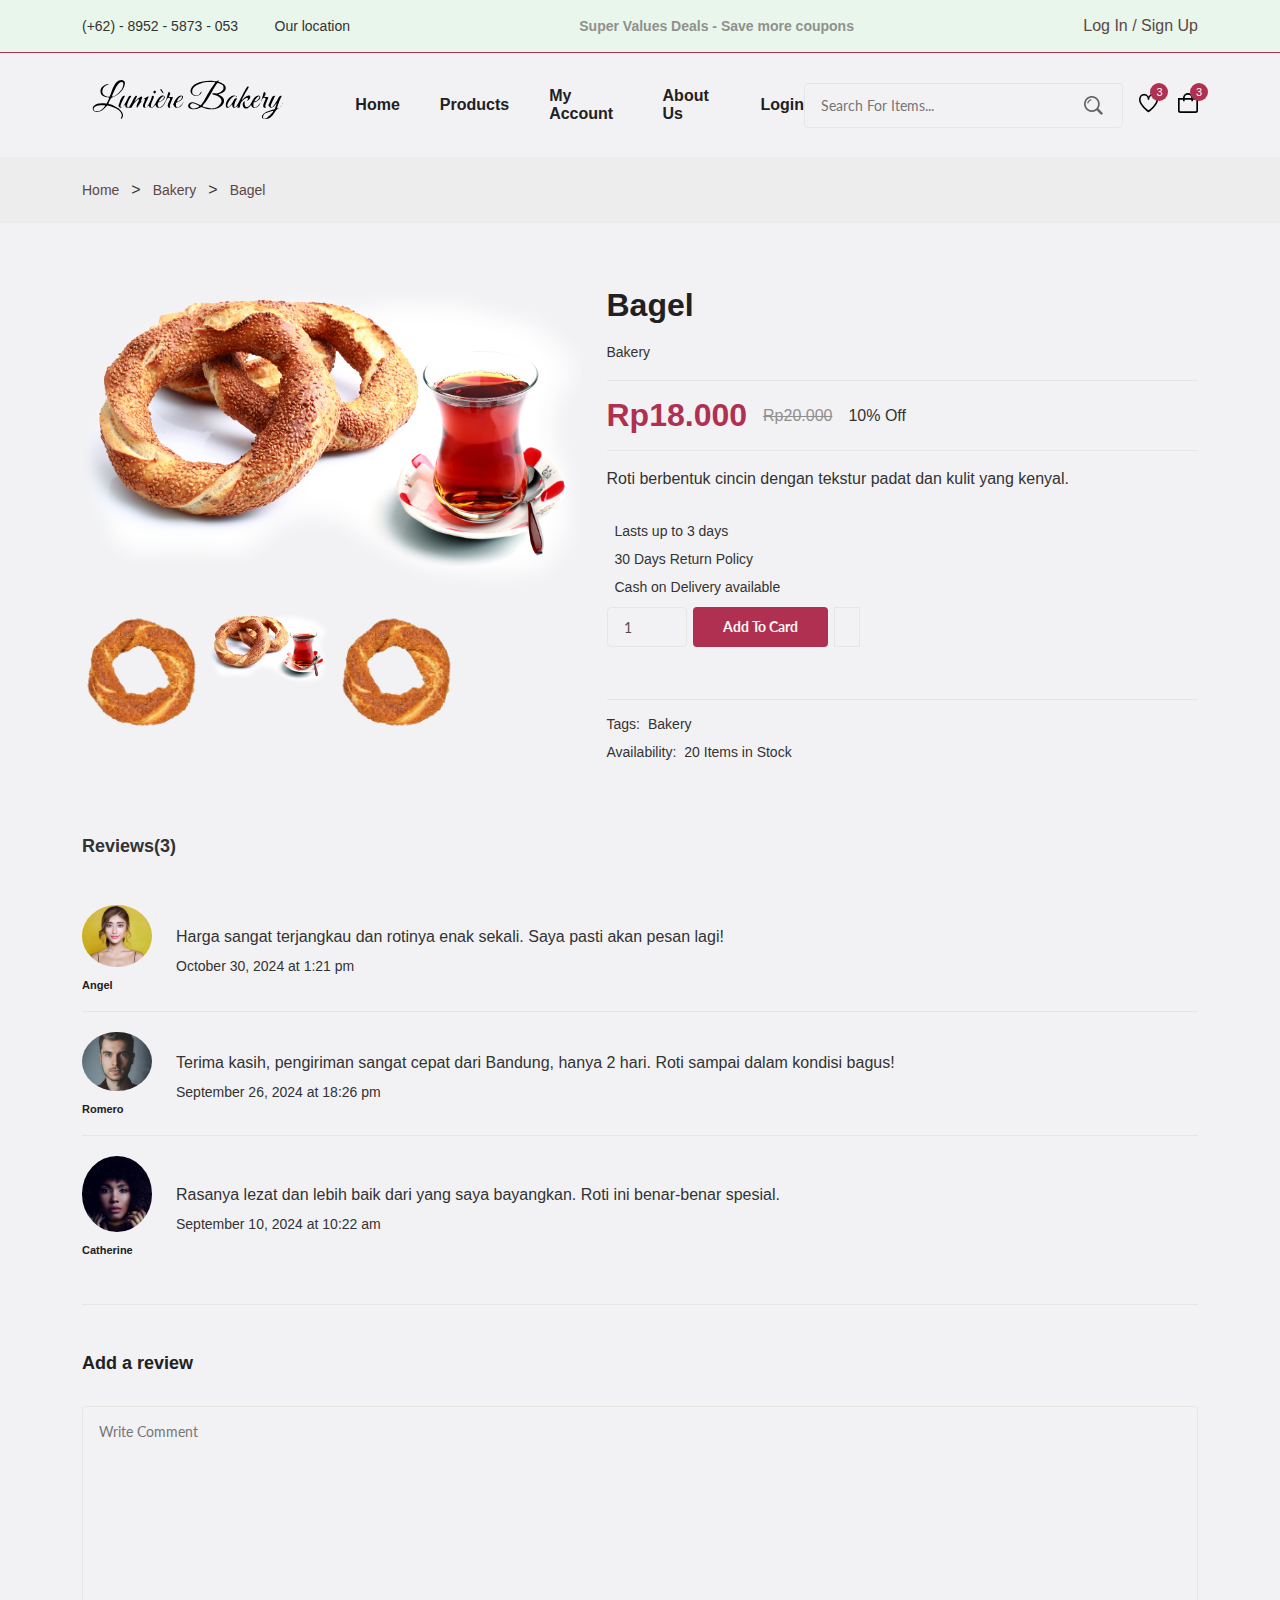
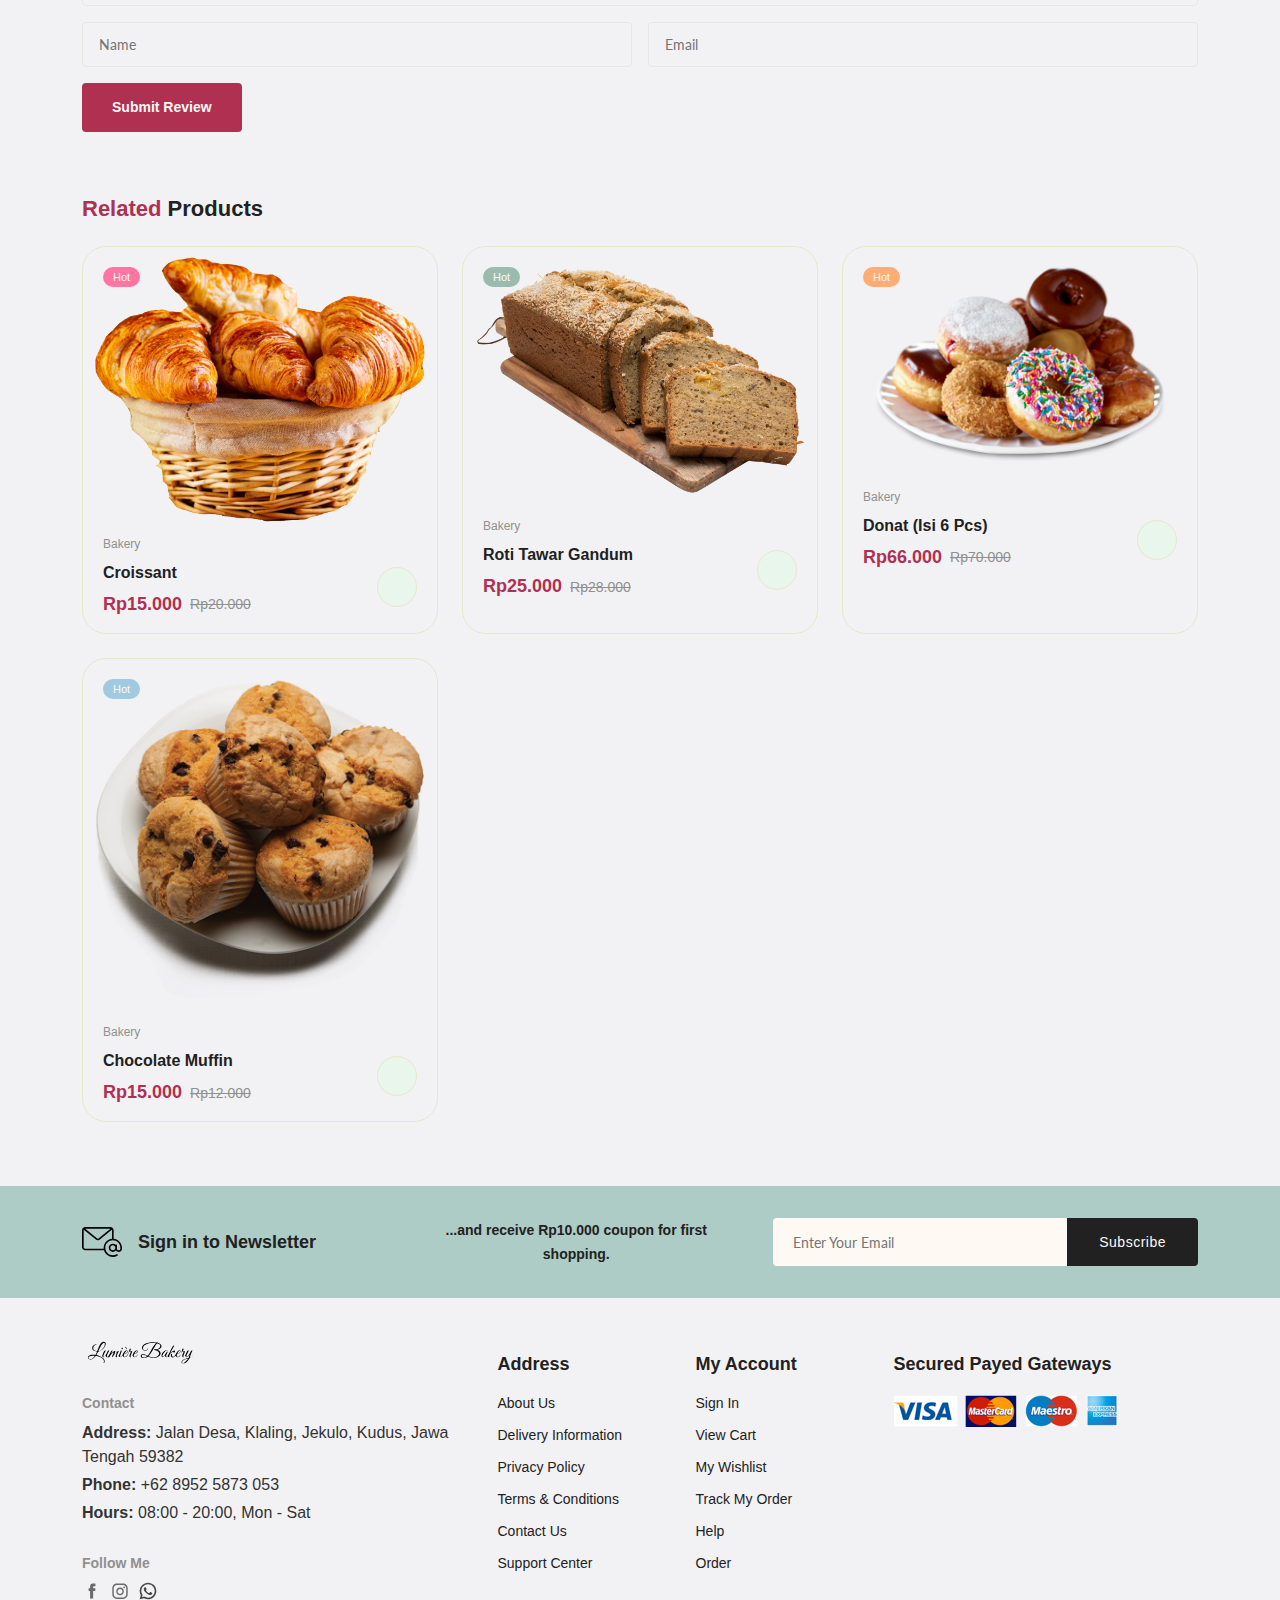
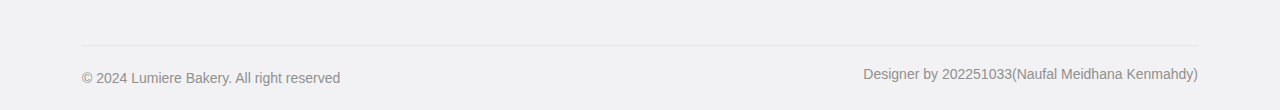
<file: details.html>
<!DOCTYPE html>
<html lang="en">

<head>
    <meta charset="UTF-8" />
    <meta name="viewport" content="width=device-width, initial-scale=1.0" />

    <!--=============== FLATICON ===============-->
    <link rel="stylesheet" href="https://cdn-uicons.flaticon.com/2.0.0/uicons-regular-straight/css/uicons-regular-straight.css" />

    <!--=============== SWIPER CSS ===============-->
    <link rel="stylesheet" href="https://cdn.jsdelivr.net/npm/swiper@11/swiper-bundle.min.css" />

    <!--=============== CSS ===============-->
    <link rel="stylesheet" href="./assets/css/styles.css" />

    <title>Ecommerce Website</title>
</head>

<body>
    <!--=============== HEADER ===============-->
    <header class="header">
        <div class="header__top">
            <div class="header__container container">
                <div class="header__contact">
                    <span>(+62) - 8952 - 5873 - 053</span>
                    <span>Our location</span>
                </div>
                <p class="header__alert-news">
                    Super Values Deals - Save more coupons
                </p>
                <a href="login-register.html" class="header__top-action">
            Log In / Sign Up
          </a>
            </div>
        </div>

        <nav class="nav container">
            <a href="index.html" class="nav__logo">
                <img class="nav__logo-img" src="assets/img/logo.svg" alt="website logo" />
            </a>
            <div class="nav__menu" id="nav-menu">
                <ul class="nav__list">
                    <li class="nav__item">
                        <a href="index.html" class="nav__link">Home</a>
                    </li>
                    <li class="nav__item">
                        <a href="shop.html" class="nav__link">Products</a>
                    </li>
                    <li class="nav__item">
                        <a href="accounts.html" class="nav__link">My Account</a>
                    </li>
                    <li class="nav__item">
                        <a href="compare.html" class="nav__link">About Us</a>
                    </li>
                    <li class="nav__item">
                        <a href="login-register.html" class="nav__link">Login</a>
                    </li>
                </ul>
                <div class="header__search">
                    <input type="text" placeholder="Search For Items..." class="form__input" />
                    <button class="search__btn">
              <img src="assets/img/search.png" alt="search icon" />
            </button>
                </div>
            </div>
            <div class="header__user-actions">
                <a href="wishlist.html" class="header__action-btn" title="Wishlist">
                    <img src="assets/img/icon-heart.svg" alt="" />
                    <span class="count">3</span>
                </a>
                <a href="cart.html" class="header__action-btn" title="Cart">
                    <img src="assets/img/icon-cart.svg" alt="" />
                    <span class="count">3</span>
                </a>
            </div>
        </nav>
    </header>

    <!--=============== MAIN ===============-->
    <main class="main">
        <!--=============== BREADCRUMB ===============-->
        <section class="breadcrumb">
            <ul class="breadcrumb__list flex container">
                <li><a href="index.html" class="breadcrumb__link">Home</a></li>
                <li><span class="breadcrumb__link"></span>></li>
                <li><span class="breadcrumb__link">Bakery</span></li>
                <li><span class="breadcrumb__link"></span>></li>
                <li><span class="breadcrumb__link">Bagel</span></li>
            </ul>
        </section>

        <!--=============== DETAILS ===============-->
        <section class="details section--lg">
            <div class="details__container container grid">
                <div class="details__group">
                    <img src="./assets/img/bagel-1.png" alt="" class="details__img" />
                    <div class="details__small-images grid">
                        <img src="./assets/img/bagel-2.png" alt="" class="details__small-img" />
                        <img src="./assets/img/bagel-1.png" alt="" class="details__small-img" />
                        <img src="./assets/img/bagel-2.png" alt="" class="details__small-img" />
                    </div>
                </div>
                <div class="details__group">
                    <h3 class="details__title">Bagel</h3>
                    <p class="details__brand">Bakery
                        <div class="details__price flex">
                            <span class="new__price">Rp18.000</span>
                            <span class="old__price">Rp20.000</span>
                            <span class="save__price">10% Off</span>
                        </div>
                        <p class="short__description">
                            Roti berbentuk cincin dengan tekstur padat dan kulit yang kenyal.
                        </p>
                        <ul class="products__list">
                            <li class="list__item flex">
                                <i class="fi-rs-crown"></i> Lasts up to 3 days
                            </li>
                            <li class="list__item flex">
                                <i class="fi-rs-refresh"></i> 30 Days Return Policy
                            </li>
                            <li class="list__item flex">
                                <i class="fi-rs-credit-card"></i> Cash on Delivery available
                            </li>
                        </ul>


                        <div class="details__action">
                            <input type="number" class="quantity" value="1" />
                            <a href="#" class="btn btn--sm">Add To Card</a>
                            <a href="#" class="details__action-btn">
                                <i class="fi fi-rs-heart"></i>
                            </a>
                        </div>
                        <ul class="details__meta">
                            <li class="meta__list flex">
                                <span>Tags:</span>Bakery
                            </li>
                            <li class="meta__list flex">
                                <span>Availability:</span>20 Items in Stock
                            </li>
                        </ul>
                </div>
            </div>
        </section>

        <!--=============== DETAILS TAB ===============-->
        <section class="details__tab container">
            <div class="detail__tabs">

                <span class="detail__tab" data-target="#reviews">Reviews(3)</span>
            </div>

            <div class="details__tab-content" content id="reviews">
                <div class="reviews__container grid">
                    <div class="review__single">
                        <div>
                            <img src="./assets/img/avatar-1.jpg" alt="" class="review__img" />
                            <h4 class="review__title">Angel</h4>
                        </div>
                        <div class="review__data">
                            <div class="review__rating">
                                <i class="fi fi-rs-star"></i>
                                <i class="fi fi-rs-star"></i>
                                <i class="fi fi-rs-star"></i>
                                <i class="fi fi-rs-star"></i>
                                <i class="fi fi-rs-star"></i>
                            </div>
                            <p class="review__description">
                                Harga sangat terjangkau dan rotinya enak sekali. Saya pasti akan pesan lagi!
                            </p>
                            <span class="review__date">October 30, 2024 at 1:21 pm</span>
                        </div>
                    </div>
                    <div class="review__single">
                        <div>
                            <img src="./assets/img/avatar-2.jpg" alt="" class="review__img" />
                            <h4 class="review__title">Romero</h4>
                        </div>
                        <div class="review__data">
                            <div class="review__rating">
                                <i class="fi fi-rs-star"></i>
                                <i class="fi fi-rs-star"></i>
                                <i class="fi fi-rs-star"></i>
                                <i class="fi fi-rs-star"></i>
                                <i class="fi fi-rs-star"></i>
                            </div>
                            <p class="review__description">
                                Terima kasih, pengiriman sangat cepat dari Bandung, hanya 2 hari. Roti sampai dalam kondisi bagus!
                            </p>
                            <span class="review__date">September 26, 2024 at 18:26 pm</span>
                        </div>
                    </div>
                    <div class="review__single">
                        <div>
                            <img src="./assets/img/avatar-3.jpg" alt="" class="review__img" />
                            <h4 class="review__title">Catherine</h4>
                        </div>
                        <div class="review__data">
                            <div class="review__rating">
                                <i class="fi fi-rs-star"></i>
                                <i class="fi fi-rs-star"></i>
                                <i class="fi fi-rs-star"></i>
                                <i class="fi fi-rs-star"></i>
                                <i class="fi fi-rs-star"></i>
                            </div>
                            <p class="review__description">
                                Rasanya lezat dan lebih baik dari yang saya bayangkan. Roti ini benar-benar spesial.
                            </p>
                            <span class="review__date">September 10, 2024 at 10:22 am</span>
                        </div>
                    </div>
                </div>
                <div class="review__form">
                    <h4 class="review__form-title">Add a review</h4>
                    <div class="rate__product">
                        <i class="fi fi-rs-star"></i>
                        <i class="fi fi-rs-star"></i>
                        <i class="fi fi-rs-star"></i>
                        <i class="fi fi-rs-star"></i>
                        <i class="fi fi-rs-star"></i>
                    </div>
                    <form action="" class="form grid">
                        <textarea class="form__input textarea" placeholder="Write Comment"></textarea>
                        <div class="form__group grid">
                            <input type="text" placeholder="Name" class="form__input">
                            <input type="email" placeholder="Email" class="form__input">
                        </div>
                        <div class="form__btn">
                            <button class="btn">Submit Review</button>
                        </div>
                    </form>
                </div>
            </div>
            </div>
        </section>

        <!--=============== PRODUCTS ===============-->
        <section class="products container section--lg">
            <h3 class="section__title"><span>Related</span> Products</h3>
            <div class="products__container grid">
                <div class="product__item">
                    <div class="product__banner">
                        <a href="details.html" class="product__images">
                            <img src="assets/img/croissant-1.png" alt="" class="product__img default" />
                            <img src="assets/img/croissant-2.png" alt="" class="product__img hover" />
                        </a>
                        <div class="product__actions">
                            <a href="#" class="action__btn" aria-label="Quick View">
                                <i class="fi fi-rs-eye"></i>
                            </a>
                            <a href="#" class="action__btn" aria-label="Add to Wishlist">
                                <i class="fi fi-rs-heart"></i>
                            </a>
                            <a href="#" class="action__btn" aria-label="compare">
                                <i class="fi fi-rs-shuffle"></i>
                            </a>
                        </div>
                        <div class="product__badge light-pink">Hot</div>
                    </div>
                    <div class="product__content">
                        <span class="product__category">Bakery</span>
                        <a href="details.html">
                            <h3 class="product__title">Croissant</h3>
                        </a>
                        <div class="product__rating">
                            <i class="fi fi-rs-star"></i>
                            <i class="fi fi-rs-star"></i>
                            <i class="fi fi-rs-star"></i>
                            <i class="fi fi-rs-star"></i>
                            <i class="fi fi-rs-star"></i>
                        </div>
                        <div class="product__price flex">
                            <span class="new__price">Rp15.000</span>
                            <span class="old__price">Rp20.000</span>
                        </div>
                        <a href="#" class="action__btn cart__btn" aria-label="Add To Cart">
                            <i class="fi fi-rs-shopping-bag-add"></i>
                        </a>
                    </div>
                </div>
                <div class="product__item">
                    <div class="product__banner">
                        <a href="details.html" class="product__images">
                            <img src="assets/img/tawar-1.png" alt="" class="product__img default" />
                            <img src="assets/img/tawar-2.png" alt="" class="product__img hover" />
                        </a>
                        <div class="product__actions">
                            <a href="#" class="action__btn" aria-label="Quick View">
                                <i class="fi fi-rs-eye"></i>
                            </a>
                            <a href="#" class="action__btn" aria-label="Add to Wishlist">
                                <i class="fi fi-rs-heart"></i>
                            </a>
                            <a href="#" class="action__btn" aria-label="compare">
                                <i class="fi fi-rs-shuffle"></i>
                            </a>
                        </div>
                        <div class="product__badge light-green">Hot</div>
                    </div>
                    <div class="product__content">
                        <span class="product__category">Bakery</span>
                        <a href="details.html">
                            <h3 class="product__title">Roti Tawar Gandum</h3>
                        </a>
                        <div class="product__rating">
                            <i class="fi fi-rs-star"></i>
                            <i class="fi fi-rs-star"></i>
                            <i class="fi fi-rs-star"></i>
                            <i class="fi fi-rs-star"></i>
                            <i class="fi fi-rs-star"></i>
                        </div>
                        <div class="product__price flex">
                            <span class="new__price">Rp25.000</span>
                            <span class="old__price">Rp28.000</span>
                        </div>
                        <a href="#" class="action__btn cart__btn" aria-label="Add To Cart">
                            <i class="fi fi-rs-shopping-bag-add"></i>
                        </a>
                    </div>
                </div>
                <div class="product__item">
                    <div class="product__banner">
                        <a href="details.html" class="product__images">
                            <img src="assets/img/donat-1.png" alt="" class="product__img default" />
                            <img src="assets/img/donat-2.png" alt="" class="product__img hover" />
                        </a>
                        <div class="product__actions">
                            <a href="#" class="action__btn" aria-label="Quick View">
                                <i class="fi fi-rs-eye"></i>
                            </a>
                            <a href="#" class="action__btn" aria-label="Add to Wishlist">
                                <i class="fi fi-rs-heart"></i>
                            </a>
                            <a href="#" class="action__btn" aria-label="compare">
                                <i class="fi fi-rs-shuffle"></i>
                            </a>
                        </div>
                        <div class="product__badge light-orange">Hot</div>
                    </div>
                    <div class="product__content">
                        <span class="product__category">Bakery</span>
                        <a href="details.html">
                            <h3 class="product__title">Donat (Isi 6 Pcs)</h3>
                        </a>
                        <div class="product__rating">
                            <i class="fi fi-rs-star"></i>
                            <i class="fi fi-rs-star"></i>
                            <i class="fi fi-rs-star"></i>
                            <i class="fi fi-rs-star"></i>
                            <i class="fi fi-rs-star"></i>
                        </div>
                        <div class="product__price flex">
                            <span class="new__price">Rp66.000</span>
                            <span class="old__price">Rp70.000</span>
                        </div>
                        <a href="#" class="action__btn cart__btn" aria-label="Add To Cart">
                            <i class="fi fi-rs-shopping-bag-add"></i>
                        </a>
                    </div>
                </div>
                <div class="product__item">
                    <div class="product__banner">
                        <a href="details.html" class="product__images">
                            <img src="assets/img/muffin-1.png" alt="" class="product__img default" />
                            <img src="assets/img/muffin-2.png" alt="" class="product__img hover" />
                        </a>
                        <div class="product__actions">
                            <a href="#" class="action__btn" aria-label="Quick View">
                                <i class="fi fi-rs-eye"></i>
                            </a>
                            <a href="#" class="action__btn" aria-label="Add to Wishlist">
                                <i class="fi fi-rs-heart"></i>
                            </a>
                            <a href="#" class="action__btn" aria-label="Compare">
                                <i class="fi fi-rs-shuffle"></i>
                            </a>
                        </div>
                        <div class="product__badge light-blue">Hot</div>
                    </div>
                    <div class="product__content">
                        <span class="product__category">Bakery</span>
                        <a href="details.html">
                            <h3 class="product__title">Chocolate Muffin</h3>
                        </a>
                        <div class="product__rating">
                            <i class="fi fi-rs-star"></i>
                            <i class="fi fi-rs-star"></i>
                            <i class="fi fi-rs-star"></i>
                            <i class="fi fi-rs-star"></i>
                            <i class="fi fi-rs-star"></i>
                        </div>
                        <div class="product__price flex">
                            <span class="new__price">Rp15.000</span>
                            <span class="old__price">Rp12.000</span>
                        </div>
                        <a href="#" class="action__btn cart__btn" aria-label="Add To Cart">
                            <i class="fi fi-rs-shopping-bag-add"></i>
                        </a>
                    </div>
                </div>
            </div>
        </section>

        <!--=============== NEWSLETTER ===============-->
        <section class="newsletter section">
            <div class="newsletter__container container grid">
                <h3 class="newsletter__title flex">
                    <img src="./assets/img/icon-email.svg" alt="" class="newsletter__icon" /> Sign in to Newsletter
                </h3>
                <p class="newsletter__description">
                    ...and receive Rp10.000 coupon for first shopping.
                </p>
                <form action="" class="newsletter__form">
                    <input type="text" placeholder="Enter Your Email" class="newsletter__input" />
                    <button type="submit" class="newsletter__btn">Subscribe</button>
                </form>
            </div>
        </section>
    </main>

    <!--=============== FOOTER ===============-->
    <footer class="footer container">
        <div class="footer__container grid">
            <div class="footer__content">
                <a href="index.html" class="footer__logo">
                    <img src="./assets/img/logo.svg" alt="" class="footer__logo-img" />
                </a>
                <h4 class="footer__subtitle">Contact</h4>
                <p class="footer__description">
                    <span>Address:</span> Jalan Desa, Klaling, Jekulo, Kudus, Jawa Tengah 59382
                </p>
                <p class="footer__description">
                    <span>Phone:</span> +62 8952 5873 053
                </p>
                <p class="footer__description">
                    <span>Hours:</span> 08:00 - 20:00, Mon - Sat
                </p>
                <div class="footer__social">
                    <h4 class="footer__subtitle">Follow Me</h4>
                    <div class="footer__links flex">
                        <a href="https://www.facebook.com/naufal.kenmahdy?mibextid=JRoKGi">
                            <img src="./assets/img/icon-facebook.svg" alt="" class="footer__social-icon" />
                        </a>
                        <a href="https://www.instagram.com/meidhana_?igsh=YzEzdnk3aHpxcGdn">
                            <img src="./assets/img/icon-instagram.svg" alt="" class="footer__social-icon" />
                        </a>
                        <a href="https://wa.me/6289525873053">
                            <img src="./assets/img/icon-whatsapp.svg" alt="" class="footer__social-icon" />
                        </a>
                    </div>
                </div>
            </div>
            <div class="footer__content">
                <h3 class="footer__title">Address</h3>
                <ul class="footer__links">
                    <li><a href="compare.html" class="footer__link">About Us</a></li>
                    <li><a href="#" class="footer__link">Delivery Information</a></li>
                    <li><a href="#" class="footer__link">Privacy Policy</a></li>
                    <li><a href="#" class="footer__link">Terms & Conditions</a></li>
                    <li><a href="#" class="footer__link">Contact Us</a></li>
                    <li><a href="#" class="footer__link">Support Center</a></li>
                </ul>
            </div>
            <div class="footer__content">
                <h3 class="footer__title">My Account</h3>
                <ul class="footer__links">
                    <li><a href="login-register.html" class="footer__link">Sign In</a></li>
                    <li><a href="cart.html" class="footer__link">View Cart</a></li>
                    <li><a href="wishlist.html" class="footer__link">My Wishlist</a></li>
                    <li><a href="#" class="footer__link">Track My Order</a></li>
                    <li><a href="#" class="footer__link">Help</a></li>
                    <li><a href="shop.html" class="footer__link">Order</a></li>
                </ul>
            </div>
            <div class="footer__content">
                <h3 class="footer__title">Secured Payed Gateways</h3>
                <img src="./assets/img/payment-method.png" alt="" class="payment__img" />
            </div>
        </div>
        <div class="footer__bottom">
            <p class="copyright">&copy; 2024 Lumiere Bakery. All right reserved</p>
            <span class="designer">Designer by 202251033(Naufal Meidhana Kenmahdy)</span>
        </div>
    </footer>

    <!--=============== SWIPER JS ===============-->
    <script src="https://cdn.jsdelivr.net/npm/swiper@11/swiper-bundle.min.js"></script>

    <!--=============== MAIN JS ===============-->
    <script src="assets/js/main.js"></script>
</body>

</html>
</file>
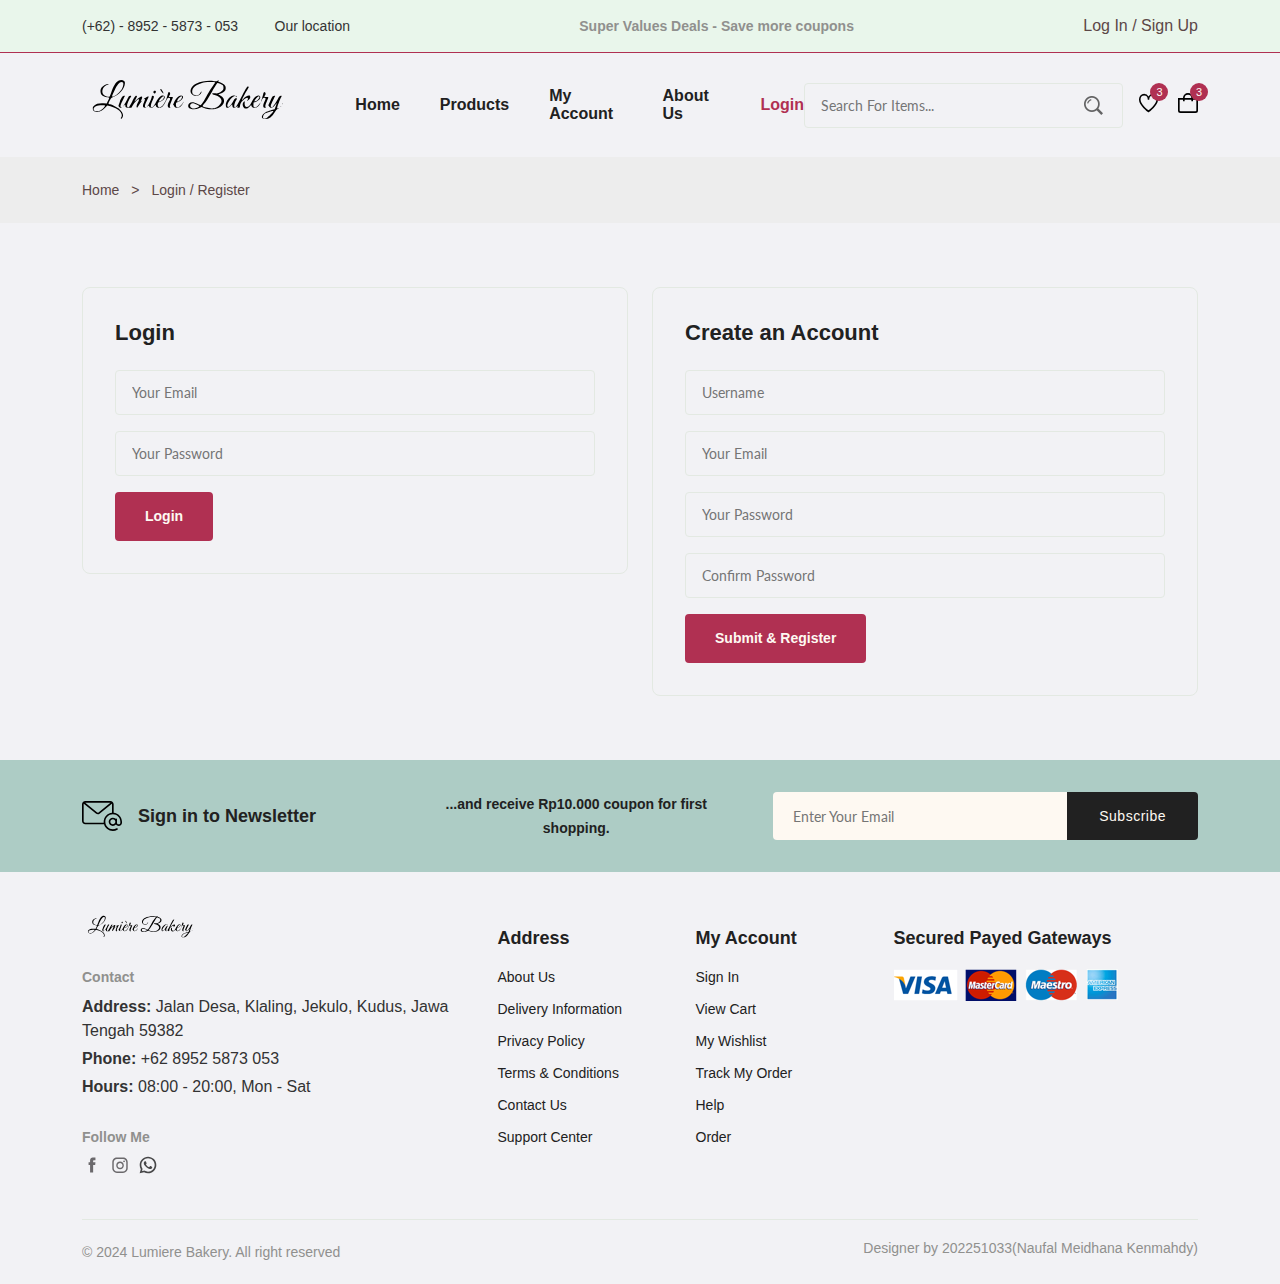
<file: login-register.html>
<!DOCTYPE html>
<html lang="en">

<head>
    <meta charset="UTF-8" />
    <meta name="viewport" content="width=device-width, initial-scale=1.0" />

    <!--=============== FLATICON ===============-->
    <link rel="stylesheet" href="https://cdn-uicons.flaticon.com/2.0.0/uicons-regular-straight/css/uicons-regular-straight.css" />

    <!--=============== SWIPER CSS ===============-->
    <link rel="stylesheet" href="https://cdn.jsdelivr.net/npm/swiper@11/swiper-bundle.min.css" />

    <!--=============== CSS ===============-->
    <link rel="stylesheet" href="./assets/css/styles.css" />

    <title>Ecommerce Website</title>
</head>

<body>
    <!--=============== HEADER ===============-->
    <header class="header">
        <div class="header__top">
            <div class="header__container container">
                <div class="header__contact">
                    <span>(+62) - 8952 - 5873 - 053</span>
                    <span>Our location</span>
                </div>
                <p class="header__alert-news">
                    Super Values Deals - Save more coupons
                </p>
                <a href="login-register.html" class="header__top-action">
            Log In / Sign Up
          </a>
            </div>
        </div>

        <nav class="nav container">
            <a href="index.html" class="nav__logo">
                <img class="nav__logo-img" src="assets/img/logo.svg" alt="website logo" />
            </a>
            <div class="nav__menu" id="nav-menu">
                <ul class="nav__list">
                    <li class="nav__item">
                        <a href="index.html" class="nav__link">Home</a>
                    </li>
                    <li class="nav__item">
                        <a href="shop.html" class="nav__link">Products</a>
                    </li>
                    <li class="nav__item">
                        <a href="accounts.html" class="nav__link">My Account</a>
                    </li>
                    <li class="nav__item">
                        <a href="compare.html" class="nav__link">About Us</a>
                    </li>
                    <li class="nav__item">
                        <a href="login-register.html" class="nav__link active-link">Login</a
              >
            </li>
          </ul>
          <div class="header__search">
            <input
              type="text"
              placeholder="Search For Items..."
              class="form__input"
            />
            <button class="search__btn">
              <img src="assets/img/search.png" alt="search icon" />
            </button>
          </div>
        </div>
        <div class="header__user-actions">
          <a href="wishlist.html" class="header__action-btn" title="Wishlist">
            <img src="assets/img/icon-heart.svg" alt="" />
            <span class="count">3</span>
          </a>
                        <a href="cart.html" class="header__action-btn" title="Cart">
                            <img src="assets/img/icon-cart.svg" alt="" />
                            <span class="count">3</span>
                        </a>
            </div>
        </nav>
    </header>

    <!--=============== MAIN ===============-->
    <main class="main">
        <!--=============== BREADCRUMB ===============-->
        <section class="breadcrumb">
            <ul class="breadcrumb__list flex container">
                <li><a href="index.html" class="breadcrumb__link">Home</a></li>
                <li><span class="breadcrumb__link">></span></li>
                <li><span class="breadcrumb__link">Login / Register</span></li>
            </ul>
        </section>

        <!--=============== LOGIN-REGISTER ===============-->
        <section class="login-register section--lg">
            <div class="login-register__container container grid">
                <div class="login">
                    <h3 class="section__title">Login</h3>
                    <form class="form grid">
                        <input type="email" placeholder="Your Email" class="form__input" />
                        <input type="password" placeholder="Your Password" class="form__input" />
                        <div class="form__btn">
                            <button class="btn">Login</button>
                        </div>
                    </form>
                </div>
                <div class="register">
                    <h3 class="section__title">Create an Account</h3>
                    <form class="form grid">
                        <input type="text" placeholder="Username" class="form__input" />
                        <input type="email" placeholder="Your Email" class="form__input" />
                        <input type="password" placeholder="Your Password" class="form__input" />
                        <input type="password" placeholder="Confirm Password" class="form__input" />
                        <div class="form__btn">
                            <button class="btn">Submit & Register</button>
                        </div>
                    </form>
                </div>
            </div>
        </section>

        <!--=============== NEWSLETTER ===============-->
        <section class="newsletter section">
            <div class="newsletter__container container grid">
                <h3 class="newsletter__title flex">
                    <img src="./assets/img/icon-email.svg" alt="" class="newsletter__icon" /> Sign in to Newsletter
                </h3>
                <p class="newsletter__description">
                    ...and receive Rp10.000 coupon for first shopping.
                </p>
                <form action="" class="newsletter__form">
                    <input type="text" placeholder="Enter Your Email" class="newsletter__input" />
                    <button type="submit" class="newsletter__btn">Subscribe</button>
                </form>
            </div>
        </section>
    </main>

    <!--=============== FOOTER ===============-->
    <footer class="footer container">
        <div class="footer__container grid">
            <div class="footer__content">
                <a href="index.html" class="footer__logo">
                    <img src="./assets/img/logo.svg" alt="" class="footer__logo-img" />
                </a>
                <h4 class="footer__subtitle">Contact</h4>
                <p class="footer__description">
                    <span>Address:</span> Jalan Desa, Klaling, Jekulo, Kudus, Jawa Tengah 59382
                </p>
                <p class="footer__description">
                    <span>Phone:</span> +62 8952 5873 053
                </p>
                <p class="footer__description">
                    <span>Hours:</span> 08:00 - 20:00, Mon - Sat
                </p>
                <div class="footer__social">
                    <h4 class="footer__subtitle">Follow Me</h4>
                    <div class="footer__links flex">
                        <a href="https://www.facebook.com/naufal.kenmahdy?mibextid=JRoKGi">
                            <img src="./assets/img/icon-facebook.svg" alt="" class="footer__social-icon" />
                        </a>
                        <a href="https://www.instagram.com/meidhana_?igsh=YzEzdnk3aHpxcGdn">
                            <img src="./assets/img/icon-instagram.svg" alt="" class="footer__social-icon" />
                        </a>
                        <a href="https://wa.me/6289525873053">
                            <img src="./assets/img/icon-whatsapp.svg" alt="" class="footer__social-icon" />
                        </a>
                    </div>
                </div>
            </div>
            <div class="footer__content">
                <h3 class="footer__title">Address</h3>
                <ul class="footer__links">
                    <li><a href="compare.html" class="footer__link">About Us</a></li>
                    <li><a href="#" class="footer__link">Delivery Information</a></li>
                    <li><a href="#" class="footer__link">Privacy Policy</a></li>
                    <li><a href="#" class="footer__link">Terms & Conditions</a></li>
                    <li><a href="#" class="footer__link">Contact Us</a></li>
                    <li><a href="#" class="footer__link">Support Center</a></li>
                </ul>
            </div>
            <div class="footer__content">
                <h3 class="footer__title">My Account</h3>
                <ul class="footer__links">
                    <li><a href="login-register.html" class="footer__link">Sign In</a></li>
                    <li><a href="cart.html" class="footer__link">View Cart</a></li>
                    <li><a href="wishlist.html" class="footer__link">My Wishlist</a></li>
                    <li><a href="#" class="footer__link">Track My Order</a></li>
                    <li><a href="#" class="footer__link">Help</a></li>
                    <li><a href="shop.html" class="footer__link">Order</a></li>
                </ul>
            </div>
            <div class="footer__content">
                <h3 class="footer__title">Secured Payed Gateways</h3>
                <img src="./assets/img/payment-method.png" alt="" class="payment__img" />
            </div>
        </div>
        <div class="footer__bottom">
            <p class="copyright">&copy; 2024 Lumiere Bakery. All right reserved</p>
            <span class="designer">Designer by 202251033(Naufal Meidhana Kenmahdy)</span>
        </div>
    </footer>

    <!--=============== SWIPER JS ===============-->
    <script src="https://cdn.jsdelivr.net/npm/swiper@11/swiper-bundle.min.js"></script>

    <!--=============== MAIN JS ===============-->
    <script src="assets/js/main.js"></script>
</body>

</html>
</file>
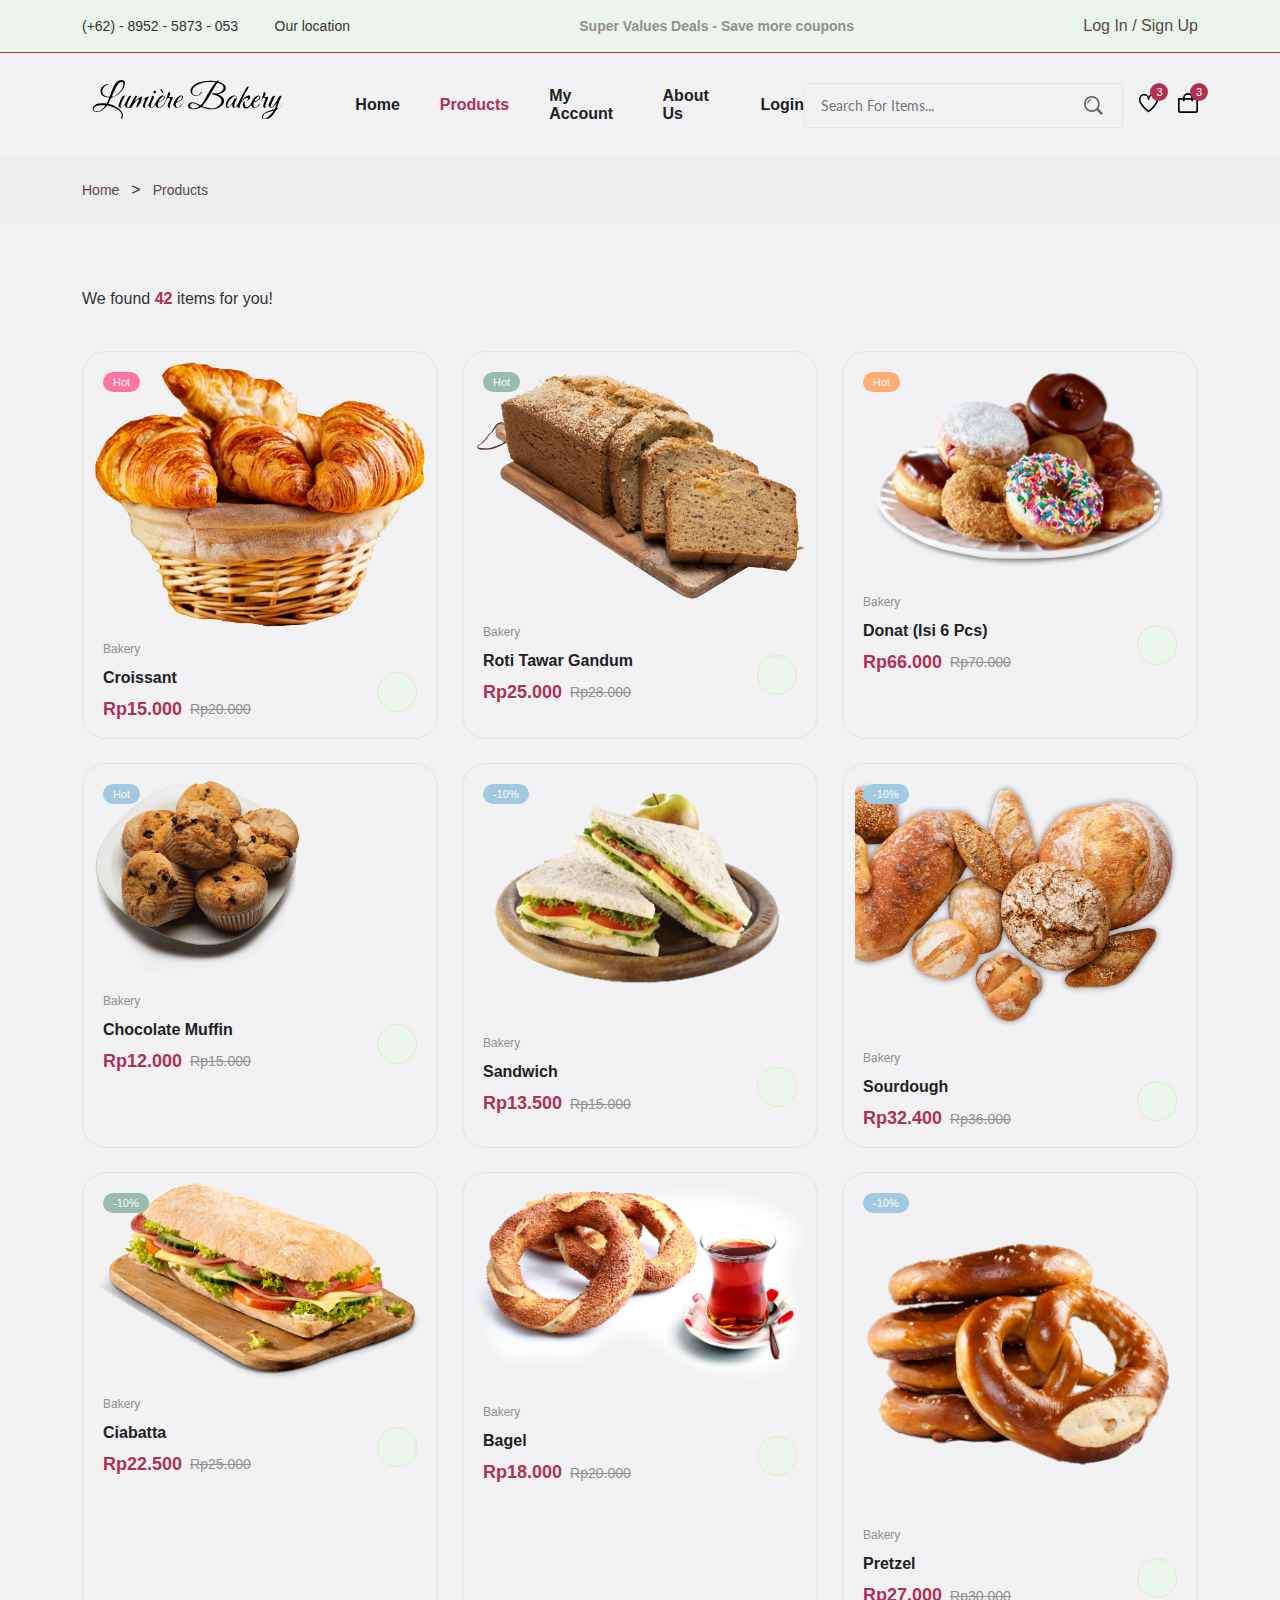
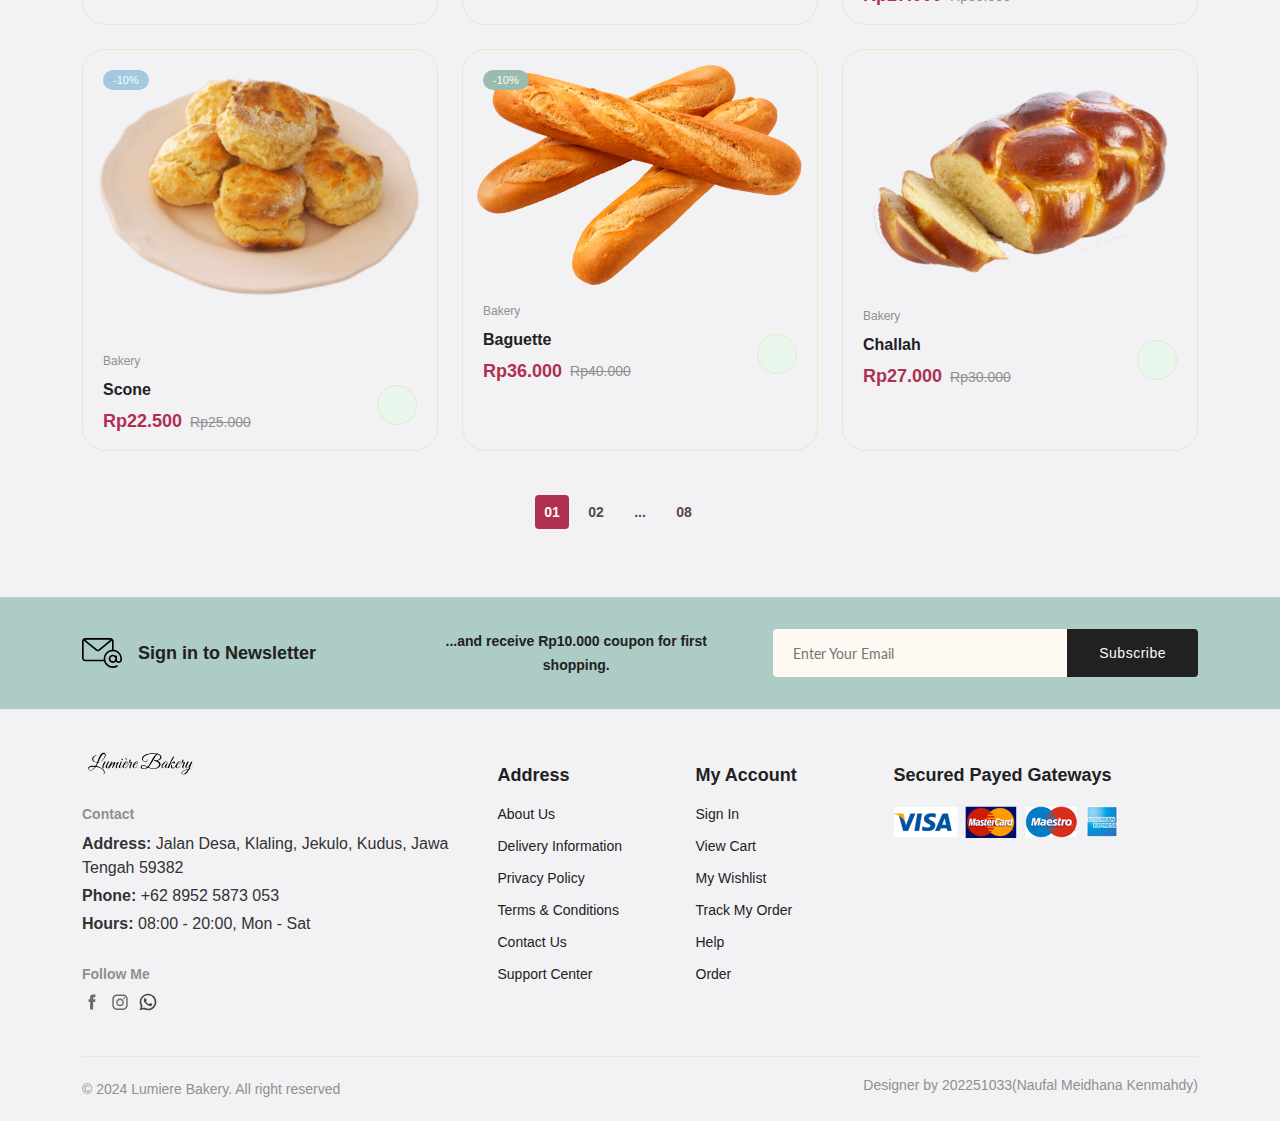
<file: shop.html>
<!DOCTYPE html>
<html lang="en">

<head>
    <meta charset="UTF-8" />
    <meta name="viewport" content="width=device-width, initial-scale=1.0" />

    <!--=============== FLATICON ===============-->
    <link rel="stylesheet" href="https://cdn-uicons.flaticon.com/2.0.0/uicons-regular-straight/css/uicons-regular-straight.css" />

    <!--=============== SWIPER CSS ===============-->
    <link rel="stylesheet" href="https://cdn.jsdelivr.net/npm/swiper@11/swiper-bundle.min.css" />

    <!--=============== CSS ===============-->
    <link rel="stylesheet" href="./assets/css/styles.css" />

    <title>Ecommerce Website</title>
</head>

<body>
    <!--=============== HEADER ===============-->
    <header class="header">
        <div class="header__top">
            <div class="header__container container">
                <div class="header__contact">
                    <span>(+62) - 8952 - 5873 - 053</span>
                    <span>Our location</span>
                </div>
                <p class="header__alert-news">
                    Super Values Deals - Save more coupons
                </p>
                <a href="login-register.html" class="header__top-action">
            Log In / Sign Up
          </a>
            </div>
        </div>

        <nav class="nav container">
            <a href="index.html" class="nav__logo">
                <img class="nav__logo-img" src="assets/img/logo.svg" alt="website logo" />
            </a>
            <div class="nav__menu" id="nav-menu">
                <ul class="nav__list">
                    <li class="nav__item">
                        <a href="index.html" class="nav__link">Home</a>
                    </li>
                    <li class="nav__item">
                        <a href="shop.html" class="nav__link active-link">Products</a>
                    </li>
                    <li class="nav__item">
                        <a href="accounts.html" class="nav__link">My Account</a>
                    </li>
                    <li class="nav__item">
                        <a href="compare.html" class="nav__link">About Us</a>
                    </li>
                    <li class="nav__item">
                        <a href="login-register.html" class="nav__link">Login</a>
                    </li>
                </ul>
                <div class="header__search">
                    <input type="text" placeholder="Search For Items..." class="form__input" />
                    <button class="search__btn">
              <img src="assets/img/search.png" alt="search icon" />
            </button>
                </div>
            </div>
            <div class="header__user-actions">
                <a href="wishlist.html" class="header__action-btn" title="Wishlist">
                    <img src="assets/img/icon-heart.svg" alt="" />
                    <span class="count">3</span>
                </a>
                <a href="cart.html" class="header__action-btn" title="Cart">
                    <img src="assets/img/icon-cart.svg" alt="" />
                    <span class="count">3</span>
                </a>
            </div>
        </nav>
    </header>

    <!--=============== MAIN ===============-->
    <main class="main">
        <!--=============== BREADCRUMB ===============-->
        <section class="breadcrumb">
            <ul class="breadcrumb__list flex container">
                <li><a href="index.html" class="breadcrumb__link">Home</a></li>
                <li><span class="breadcrumb__link"></span>></li>
                <li><span class="breadcrumb__link">Products</span></li>
            </ul>
        </section>

        <!--=============== PRODUCTS ===============-->
        <section class="products container section--lg">
            <p class="total__products">We found <span>42</span> items for you!</p>
            <div class="products__container grid">
                <div class="product__item">
                    <div class="product__banner">
                        <a href="details.html" class="product__images">
                            <img src="assets/img/croissant-1.png" alt="" class="product__img default" />
                            <img src="assets/img/croissant-2.png" alt="" class="product__img hover" />
                        </a>
                        <div class="product__actions">
                            <a href="#" class="action__btn" aria-label="Quick View">
                                <i class="fi fi-rs-eye"></i>
                            </a>
                            <a href="#" class="action__btn" aria-label="Add to Wishlist">
                                <i class="fi fi-rs-heart"></i>
                            </a>
                            <a href="#" class="action__btn" aria-label="Compare">
                                <i class="fi fi-rs-shuffle"></i>
                            </a>
                        </div>
                        <div class="product__badge light-pink">Hot</div>
                    </div>
                    <div class="product__content">
                        <span class="product__category">Bakery</span>
                        <a href="details.html">
                            <h3 class="product__title">Croissant</h3>
                        </a>
                        <div class="product__rating">
                            <i class="fi fi-rs-star"></i>
                            <i class="fi fi-rs-star"></i>
                            <i class="fi fi-rs-star"></i>
                            <i class="fi fi-rs-star"></i>
                            <i class="fi fi-rs-star"></i>
                        </div>
                        <div class="product__price flex">
                            <span class="new__price">Rp15.000</span>
                            <span class="old__price">Rp20.000</span>
                        </div>
                        <a href="#" class="action__btn cart__btn" aria-label="Add To Cart">
                            <i class="fi fi-rs-shopping-bag-add"></i>
                        </a>
                    </div>
                </div>
                <div class="product__item">
                    <div class="product__banner">
                        <a href="details.html" class="product__images">
                            <img src="assets/img/tawar-1.png" alt="" class="product__img default" />
                            <img src="assets/img/tawar-2.png" alt="" class="product__img hover" />
                        </a>
                        <div class="product__actions">
                            <a href="#" class="action__btn" aria-label="Quick View">
                                <i class="fi fi-rs-eye"></i>
                            </a>
                            <a href="#" class="action__btn" aria-label="Add to Wishlist">
                                <i class="fi fi-rs-heart"></i>
                            </a>
                            <a href="#" class="action__btn" aria-label="Compare">
                                <i class="fi fi-rs-shuffle"></i>
                            </a>
                        </div>
                        <div class="product__badge light-green">Hot</div>
                    </div>
                    <div class="product__content">
                        <span class="product__category">Bakery</span>
                        <a href="details.html">
                            <h3 class="product__title">Roti Tawar Gandum</h3>
                        </a>
                        <div class="product__rating">
                            <i class="fi fi-rs-star"></i>
                            <i class="fi fi-rs-star"></i>
                            <i class="fi fi-rs-star"></i>
                            <i class="fi fi-rs-star"></i>
                            <i class="fi fi-rs-star"></i>
                        </div>
                        <div class="product__price flex">
                            <span class="new__price">Rp25.000</span>
                            <span class="old__price">Rp28.000</span>
                        </div>
                        <a href="#" class="action__btn cart__btn" aria-label="Add To Cart">
                            <i class="fi fi-rs-shopping-bag-add"></i>
                        </a>
                    </div>
                </div>
                <div class="product__item">
                    <div class="product__banner">
                        <a href="details.html" class="product__images">
                            <img src="assets/img/donat-1.png" alt="" class="product__img default" />
                            <img src="assets/img/donat-2.png" alt="" class="product__img hover" />
                        </a>
                        <div class="product__actions">
                            <a href="#" class="action__btn" aria-label="Quick View">
                                <i class="fi fi-rs-eye"></i>
                            </a>
                            <a href="#" class="action__btn" aria-label="Add to Wishlist">
                                <i class="fi fi-rs-heart"></i>
                            </a>
                            <a href="#" class="action__btn" aria-label="Compare">
                                <i class="fi fi-rs-shuffle"></i>
                            </a>
                        </div>
                        <div class="product__badge light-orange">Hot</div>
                    </div>
                    <div class="product__content">
                        <span class="product__category">Bakery</span>
                        <a href="details.html">
                            <h3 class="product__title">Donat (Isi 6 Pcs)</h3>
                        </a>
                        <div class="product__rating">
                            <i class="fi fi-rs-star"></i>
                            <i class="fi fi-rs-star"></i>
                            <i class="fi fi-rs-star"></i>
                            <i class="fi fi-rs-star"></i>
                            <i class="fi fi-rs-star"></i>
                        </div>
                        <div class="product__price flex">
                            <span class="new__price">Rp66.000</span>
                            <span class="old__price">Rp70.000</span>
                        </div>
                        <a href="#" class="action__btn cart__btn" aria-label="Add To Cart">
                            <i class="fi fi-rs-shopping-bag-add"></i>
                        </a>
                    </div>
                </div>
                <div class="product__item">
                    <div class="product__banner">
                        <a href="details.html" class="product__images">
                            <img src="assets/img/muffin-1.png" alt="" width="205" height="205" class="product__img default" />
                            <img src="assets/img/muffin-2.png" alt="" width="205" height="205" class="product__img hover" />
                        </a>
                        <div class="product__actions">
                            <a href="#" class="action__btn" aria-label="Quick View">
                                <i class="fi fi-rs-eye"></i>
                            </a>
                            <a href="#" class="action__btn" aria-label="Add to Wishlist">
                                <i class="fi fi-rs-heart"></i>
                            </a>
                            <a href="#" class="action__btn" aria-label="Compare">
                                <i class="fi fi-rs-shuffle"></i>
                            </a>
                        </div>
                        <div class="product__badge light-blue">Hot</div>
                    </div>
                    <div class="product__content">
                        <span class="product__category">Bakery</span>
                        <a href="details.html">
                            <h3 class="product__title">Chocolate Muffin</h3>
                        </a>
                        <div class="product__rating">
                            <i class="fi fi-rs-star"></i>
                            <i class="fi fi-rs-star"></i>
                            <i class="fi fi-rs-star"></i>
                            <i class="fi fi-rs-star"></i>
                            <i class="fi fi-rs-star"></i>
                        </div>
                        <div class="product__price flex">
                            <span class="new__price">Rp12.000</span>
                            <span class="old__price">Rp15.000</span>
                        </div>
                        <a href="#" class="action__btn cart__btn" aria-label="Add To Cart">
                            <i class="fi fi-rs-shopping-bag-add"></i>
                        </a>
                    </div>
                </div>
                <div class="product__item">
                    <div class="product__banner">
                        <a href="details.html" class="product__images">
                            <img src="assets/img/sandwich-1.png" alt="" class="product__img default" />
                            <img src="assets/img/sandwich-2.png" alt="" class="product__img hover" />
                        </a>
                        <div class="product__actions">
                            <a href="#" class="action__btn" aria-label="Quick View">
                                <i class="fi fi-rs-eye"></i>
                            </a>
                            <a href="#" class="action__btn" aria-label="Add to Wishlist">
                                <i class="fi fi-rs-heart"></i>
                            </a>
                            <a href="#" class="action__btn" aria-label="Compare">
                                <i class="fi fi-rs-shuffle"></i>
                            </a>
                        </div>
                        <div class="product__badge light-blue">-10%</div>
                    </div>
                    <div class="product__content">
                        <span class="product__category">Bakery</span>
                        <a href="details.html">
                            <h3 class="product__title">Sandwich</h3>
                        </a>
                        <div class="product__rating">
                            <i class="fi fi-rs-star"></i>
                            <i class="fi fi-rs-star"></i>
                            <i class="fi fi-rs-star"></i>
                            <i class="fi fi-rs-star"></i>
                            <i class="fi fi-rs-star"></i>
                        </div>
                        <div class="product__price flex">
                            <span class="new__price">Rp13.500</span>
                            <span class="old__price">Rp15.000</span>
                        </div>
                        <a href="#" class="action__btn cart__btn" aria-label="Add To Cart">
                            <i class="fi fi-rs-shopping-bag-add"></i>
                        </a>
                    </div>
                </div>
                <div class="product__item">
                    <div class="product__banner">
                        <a href="details.html" class="product__images">
                            <img src="assets/img/sourdough-1.png" alt="" class="product__img default" />
                            <img src="assets/img/sourdough-2.png" alt="" class="product__img hover" />
                        </a>
                        <div class="product__actions">
                            <a href="#" class="action__btn" aria-label="Quick View">
                                <i class="fi fi-rs-eye"></i>
                            </a>
                            <a href="#" class="action__btn" aria-label="Add to Wishlist">
                                <i class="fi fi-rs-heart"></i>
                            </a>
                            <a href="#" class="action__btn" aria-label="Compare">
                                <i class="fi fi-rs-shuffle"></i>
                            </a>
                        </div>
                        <div class="product__badge light-blue">-10%</div>
                    </div>
                    <div class="product__content">
                        <span class="product__category">Bakery</span>
                        <a href="details.html">
                            <h3 class="product__title">Sourdough</h3>
                        </a>
                        <div class="product__rating">
                            <i class="fi fi-rs-star"></i>
                            <i class="fi fi-rs-star"></i>
                            <i class="fi fi-rs-star"></i>
                            <i class="fi fi-rs-star"></i>
                            <i class="fi fi-rs-star"></i>
                        </div>
                        <div class="product__price flex">
                            <span class="new__price">Rp32.400</span>
                            <span class="old__price">Rp36.000</span>
                        </div>
                        <a href="#" class="action__btn cart__btn" aria-label="Add To Cart">
                            <i class="fi fi-rs-shopping-bag-add"></i>
                        </a>
                    </div>
                </div>
                <div class="product__item">
                    <div class="product__banner">
                        <a href="details.html" class="product__images">
                            <img src="assets/img/ciabatta-1.png" alt="" class="product__img default" />
                            <img src="assets/img/ciabatta-2.png" alt="" class="product__img hover" />
                        </a>
                        <div class="product__actions">
                            <a href="#" class="action__btn" aria-label="Quick View">
                                <i class="fi fi-rs-eye"></i>
                            </a>
                            <a href="#" class="action__btn" aria-label="Add to Wishlist">
                                <i class="fi fi-rs-heart"></i>
                            </a>
                            <a href="#" class="action__btn" aria-label="Compare">
                                <i class="fi fi-rs-shuffle"></i>
                            </a>
                        </div>
                        <div class="product__badge light-green">-10%</div>
                    </div>
                    <div class="product__content">
                        <span class="product__category">Bakery</span>
                        <a href="details.html">
                            <h3 class="product__title">Ciabatta</h3>
                        </a>
                        <div class="product__rating">
                            <i class="fi fi-rs-star"></i>
                            <i class="fi fi-rs-star"></i>
                            <i class="fi fi-rs-star"></i>
                            <i class="fi fi-rs-star"></i>
                            <i class="fi fi-rs-star"></i>
                        </div>
                        <div class="product__price flex">
                            <span class="new__price">Rp22.500</span>
                            <span class="old__price">Rp25.000</span>
                        </div>
                        <a href="#" class="action__btn cart__btn" aria-label="Add To Cart">
                            <i class="fi fi-rs-shopping-bag-add"></i>
                        </a>
                    </div>
                </div>
                <div class="product__item">
                    <div class="product__banner">
                        <a href="details.html" class="product__images">
                            <img src="assets/img/bagel-1.png" alt="" class="product__img default" />
                            <img src="assets/img/bagel-2.png" alt="" class="product__img hover" />
                        </a>
                        <div class="product__actions">
                            <a href="#" class="action__btn" aria-label="Quick View">
                                <i class="fi fi-rs-eye"></i>
                            </a>
                            <a href="#" class="action__btn" aria-label="Add to Wishlist">
                                <i class="fi fi-rs-heart"></i>
                            </a>
                            <a href="#" class="action__btn" aria-label="Compare">
                                <i class="fi fi-rs-shuffle"></i>
                            </a>
                        </div>
                    </div>
                    <div class="product__content">
                        <span class="product__category">Bakery</span>
                        <a href="details.html">
                            <h3 class="product__title">Bagel</h3>
                        </a>
                        <div class="product__rating">
                            <i class="fi fi-rs-star"></i>
                            <i class="fi fi-rs-star"></i>
                            <i class="fi fi-rs-star"></i>
                            <i class="fi fi-rs-star"></i>
                            <i class="fi fi-rs-star"></i>
                        </div>
                        <div class="product__price flex">
                            <span class="new__price">Rp18.000</span>
                            <span class="old__price">Rp20.000</span>
                        </div>
                        <a href="#" class="action__btn cart__btn" aria-label="Add To Cart">
                            <i class="fi fi-rs-shopping-bag-add"></i>
                        </a>
                    </div>
                </div>
                <div class="product__item">
                    <div class="product__banner">
                        <a href="details.html" class="product__images">
                            <img src="assets/img/pretzel-1.png" alt="" class="product__img default" />
                            <img src="assets/img/pretzel-2.png" alt="" class="product__img hover" />
                        </a>
                        <div class="product__actions">
                            <a href="#" class="action__btn" aria-label="Quick View">
                                <i class="fi fi-rs-eye"></i>
                            </a>
                            <a href="#" class="action__btn" aria-label="Add to Wishlist">
                                <i class="fi fi-rs-heart"></i>
                            </a>
                            <a href="#" class="action__btn" aria-label="Compare">
                                <i class="fi fi-rs-shuffle"></i>
                            </a>
                        </div>
                        <div class="product__badge light-blue">-10%</div>
                    </div>
                    <div class="product__content">
                        <span class="product__category">Bakery</span>
                        <a href="details.html">
                            <h3 class="product__title">Pretzel</h3>
                        </a>
                        <div class="product__rating">
                            <i class="fi fi-rs-star"></i>
                            <i class="fi fi-rs-star"></i>
                            <i class="fi fi-rs-star"></i>
                            <i class="fi fi-rs-star"></i>
                            <i class="fi fi-rs-star"></i>
                        </div>
                        <div class="product__price flex">
                            <span class="new__price">Rp27.000</span>
                            <span class="old__price">Rp30.000</span>
                        </div>
                        <a href="#" class="action__btn cart__btn" aria-label="Add To Cart">
                            <i class="fi fi-rs-shopping-bag-add"></i>
                        </a>
                    </div>
                </div>
                <div class="product__item">
                    <div class="product__banner">
                        <a href="details.html" class="product__images">
                            <img src="assets/img/scone-1.png" alt="" class="product__img default" />
                            <img src="assets/img/scone-2.png" alt="" class="product__img hover" />
                        </a>
                        <div class="product__actions">
                            <a href="#" class="action__btn" aria-label="Quick View">
                                <i class="fi fi-rs-eye"></i>
                            </a>
                            <a href="#" class="action__btn" aria-label="Add to Wishlist">
                                <i class="fi fi-rs-heart"></i>
                            </a>
                            <a href="#" class="action__btn" aria-label="Compare">
                                <i class="fi fi-rs-shuffle"></i>
                            </a>
                        </div>
                        <div class="product__badge light-blue">-10%</div>
                    </div>
                    <div class="product__content">
                        <span class="product__category">Bakery</span>
                        <a href="details.html">
                            <h3 class="product__title">Scone</h3>
                        </a>
                        <div class="product__rating">
                            <i class="fi fi-rs-star"></i>
                            <i class="fi fi-rs-star"></i>
                            <i class="fi fi-rs-star"></i>
                            <i class="fi fi-rs-star"></i>
                            <i class="fi fi-rs-star"></i>
                        </div>
                        <div class="product__price flex">
                            <span class="new__price">Rp22.500</span>
                            <span class="old__price">Rp25.000</span>
                        </div>
                        <a href="#" class="action__btn cart__btn" aria-label="Add To Cart">
                            <i class="fi fi-rs-shopping-bag-add"></i>
                        </a>
                    </div>
                </div>
                <div class="product__item">
                    <div class="product__banner">
                        <a href="details.html" class="product__images">
                            <img src="assets/img/baguette-1.png" alt="" class="product__img default" />
                            <img src="assets/img/baguette-2.png" alt="" class="product__img hover" />
                        </a>
                        <div class="product__actions">
                            <a href="#" class="action__btn" aria-label="Quick View">
                                <i class="fi fi-rs-eye"></i>
                            </a>
                            <a href="#" class="action__btn" aria-label="Add to Wishlist">
                                <i class="fi fi-rs-heart"></i>
                            </a>
                            <a href="#" class="action__btn" aria-label="Compare">
                                <i class="fi fi-rs-shuffle"></i>
                            </a>
                        </div>
                        <div class="product__badge light-green">-10%</div>
                    </div>
                    <div class="product__content">
                        <span class="product__category">Bakery</span>
                        <a href="details.html">
                            <h3 class="product__title">Baguette</h3>
                        </a>
                        <div class="product__rating">
                            <i class="fi fi-rs-star"></i>
                            <i class="fi fi-rs-star"></i>
                            <i class="fi fi-rs-star"></i>
                            <i class="fi fi-rs-star"></i>
                            <i class="fi fi-rs-star"></i>
                        </div>
                        <div class="product__price flex">
                            <span class="new__price">Rp36.000</span>
                            <span class="old__price">Rp40.000</span>
                        </div>
                        <a href="#" class="action__btn cart__btn" aria-label="Add To Cart">
                            <i class="fi fi-rs-shopping-bag-add"></i>
                        </a>
                    </div>
                </div>
                <div class="product__item">
                    <div class="product__banner">
                        <a href="details.html" class="product__images">
                            <img src="assets/img/challah-1.png" alt="" class="product__img default" />
                            <img src="assets/img/challah-2.png" alt="" class="product__img hover" />
                        </a>
                        <div class="product__actions">
                            <a href="#" class="action__btn" aria-label="Quick View">
                                <i class="fi fi-rs-eye"></i>
                            </a>
                            <a href="#" class="action__btn" aria-label="Add to Wishlist">
                                <i class="fi fi-rs-heart"></i>
                            </a>
                            <a href="#" class="action__btn" aria-label="Compare">
                                <i class="fi fi-rs-shuffle"></i>
                            </a>
                        </div>
                    </div>
                    <div class="product__content">
                        <span class="product__category">Bakery</span>
                        <a href="details.html">
                            <h3 class="product__title">Challah</h3>
                        </a>
                        <div class="product__rating">
                            <i class="fi fi-rs-star"></i>
                            <i class="fi fi-rs-star"></i>
                            <i class="fi fi-rs-star"></i>
                            <i class="fi fi-rs-star"></i>
                            <i class="fi fi-rs-star"></i>
                        </div>
                        <div class="product__price flex">
                            <span class="new__price">Rp27.000</span>
                            <span class="old__price">Rp30.000</span>
                        </div>
                        <a href="#" class="action__btn cart__btn" aria-label="Add To Cart">
                            <i class="fi fi-rs-shopping-bag-add"></i>
                        </a>
                    </div>
                </div>
            </div>
            <ul class="pagination">
                <li><a href="#" class="pagination__link active">01</a></li>
                <li><a href="#" class="pagination__link">02</a></li>
                <li><a href="#" class="pagination__link">...</a></li>
                <li><a href="#" class="pagination__link">08</a></li>
                <li>
                    <a href="#" class="pagination__link icon">
                        <i class="fi-rs-angle-double-small-right"></i>
                    </a>
                </li>
            </ul>
        </section>

        <!--=============== NEWSLETTER ===============-->
        <section class="newsletter section">
            <div class="newsletter__container container grid">
                <h3 class="newsletter__title flex">
                    <img src="./assets/img/icon-email.svg" alt="" class="newsletter__icon" /> Sign in to Newsletter
                </h3>
                <p class="newsletter__description">
                    ...and receive Rp10.000 coupon for first shopping.
                </p>
                <form action="" class="newsletter__form">
                    <input type="text" placeholder="Enter Your Email" class="newsletter__input" />
                    <button type="submit" class="newsletter__btn">Subscribe</button>
                </form>
            </div>
        </section>
    </main>

    <!--=============== FOOTER ===============-->
    <footer class="footer container">
        <div class="footer__container grid">
            <div class="footer__content">
                <a href="index.html" class="footer__logo">
                    <img src="./assets/img/logo.svg" alt="" class="footer__logo-img" />
                </a>
                <h4 class="footer__subtitle">Contact</h4>
                <p class="footer__description">
                    <span>Address:</span> Jalan Desa, Klaling, Jekulo, Kudus, Jawa Tengah 59382
                </p>
                <p class="footer__description">
                    <span>Phone:</span> +62 8952 5873 053
                </p>
                <p class="footer__description">
                    <span>Hours:</span> 08:00 - 20:00, Mon - Sat
                </p>
                <div class="footer__social">
                    <h4 class="footer__subtitle">Follow Me</h4>
                    <div class="footer__links flex">
                        <a href="https://www.facebook.com/naufal.kenmahdy?mibextid=JRoKGi">
                            <img src="./assets/img/icon-facebook.svg" alt="" class="footer__social-icon" />
                        </a>
                        <a href="https://www.instagram.com/meidhana_?igsh=YzEzdnk3aHpxcGdn">
                            <img src="./assets/img/icon-instagram.svg" alt="" class="footer__social-icon" />
                        </a>
                        <a href="https://wa.me/6289525873053">
                            <img src="./assets/img/icon-whatsapp.svg" alt="" class="footer__social-icon" />
                        </a>
                    </div>
                </div>
            </div>
            <div class="footer__content">
                <h3 class="footer__title">Address</h3>
                <ul class="footer__links">
                    <li><a href="compare.html" class="footer__link">About Us</a></li>
                    <li><a href="#" class="footer__link">Delivery Information</a></li>
                    <li><a href="#" class="footer__link">Privacy Policy</a></li>
                    <li><a href="#" class="footer__link">Terms & Conditions</a></li>
                    <li><a href="#" class="footer__link">Contact Us</a></li>
                    <li><a href="#" class="footer__link">Support Center</a></li>
                </ul>
            </div>
            <div class="footer__content">
                <h3 class="footer__title">My Account</h3>
                <ul class="footer__links">
                    <li><a href="login-register.html" class="footer__link">Sign In</a></li>
                    <li><a href="cart.html" class="footer__link">View Cart</a></li>
                    <li><a href="wishlist.html" class="footer__link">My Wishlist</a></li>
                    <li><a href="#" class="footer__link">Track My Order</a></li>
                    <li><a href="#" class="footer__link">Help</a></li>
                    <li><a href="shop.html" class="footer__link">Order</a></li>
                </ul>
            </div>
            <div class="footer__content">
                <h3 class="footer__title">Secured Payed Gateways</h3>
                <img src="./assets/img/payment-method.png" alt="" class="payment__img" />
            </div>
        </div>
        <div class="footer__bottom">
            <p class="copyright">&copy; 2024 Lumiere Bakery. All right reserved</p>
            <span class="designer">Designer by 202251033(Naufal Meidhana Kenmahdy)</span>
        </div>
    </footer>

    <!--=============== SWIPER JS ===============-->
    <script src="https://cdn.jsdelivr.net/npm/swiper@11/swiper-bundle.min.js"></script>

    <!--=============== MAIN JS ===============-->
    <script src="assets/js/main.js"></script>
</body>

</html>
</file>
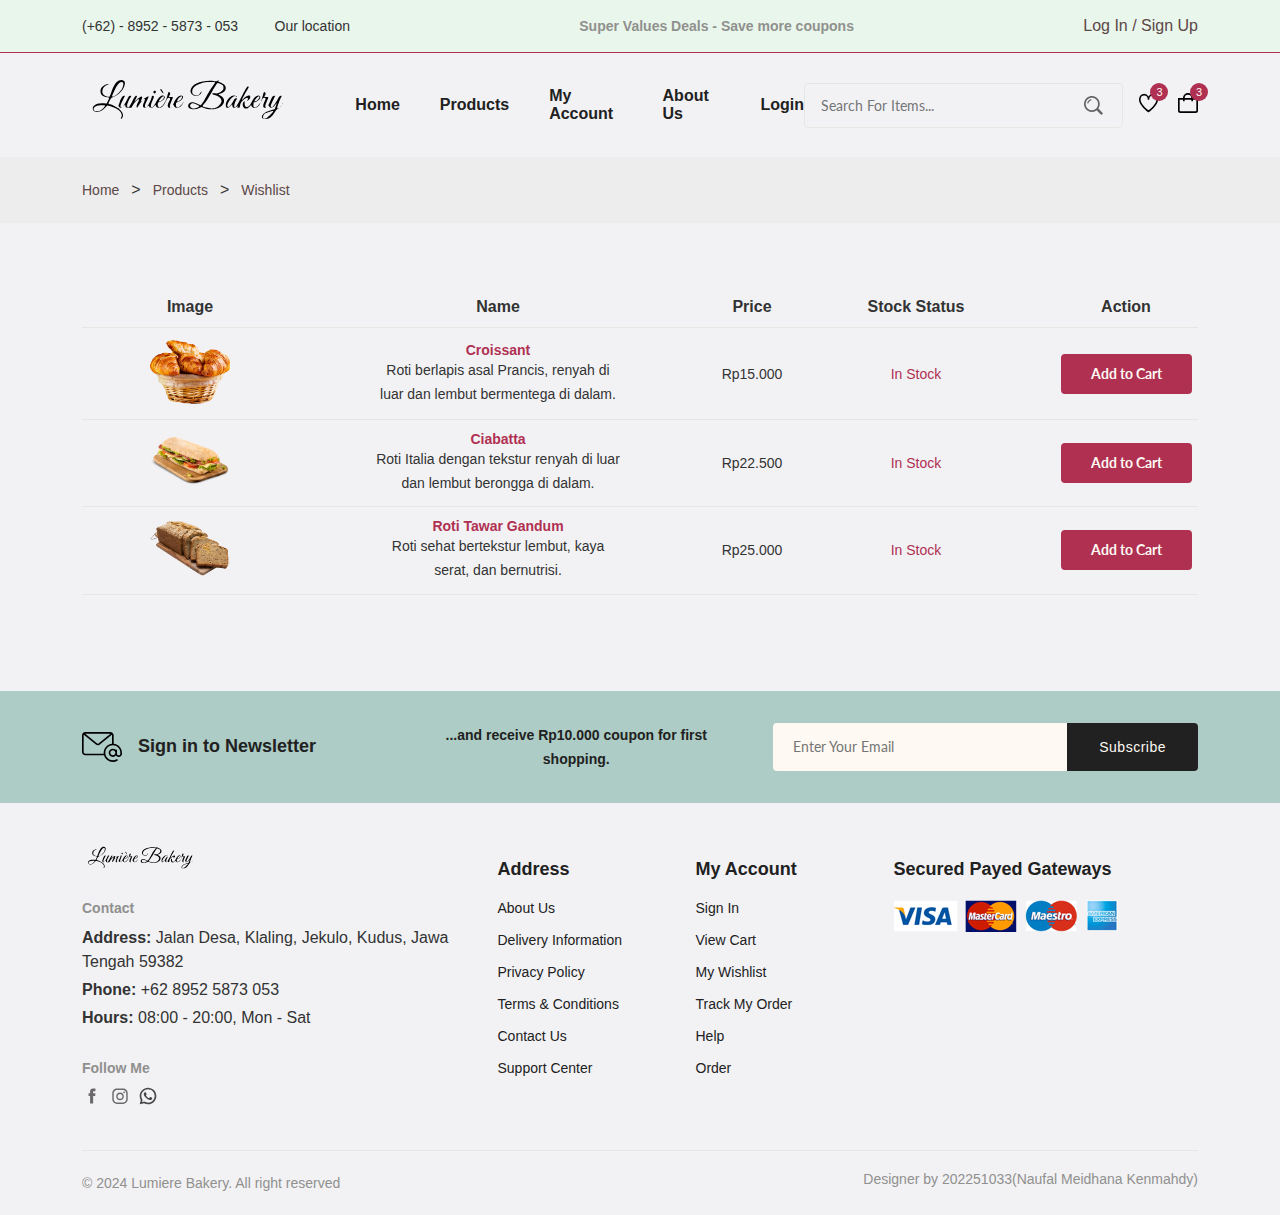
<file: wishlist.html>
<!DOCTYPE html>
<html lang="en">

<head>
    <meta charset="UTF-8" />
    <meta name="viewport" content="width=device-width, initial-scale=1.0" />

    <!--=============== FLATICON ===============-->
    <link rel="stylesheet" href="https://cdn-uicons.flaticon.com/2.0.0/uicons-regular-straight/css/uicons-regular-straight.css" />

    <!--=============== SWIPER CSS ===============-->
    <link rel="stylesheet" href="https://cdn.jsdelivr.net/npm/swiper@11/swiper-bundle.min.css" />

    <!--=============== CSS ===============-->
    <link rel="stylesheet" href="./assets/css/styles.css" />

    <title>Ecommerce Website</title>
</head>

<body>
    <!--=============== HEADER ===============-->
    <header class="header">
        <div class="header__top">
            <div class="header__container container">
                <div class="header__contact">
                    <span>(+62) - 8952 - 5873 - 053</span>
                    <span>Our location</span>
                </div>
                <p class="header__alert-news">
                    Super Values Deals - Save more coupons
                </p>
                <a href="login-register.html" class="header__top-action">
            Log In / Sign Up
          </a>
            </div>
        </div>

        <nav class="nav container">
            <a href="index.html" class="nav__logo">
                <img class="nav__logo-img" src="assets/img/logo.svg" alt="website logo" />
            </a>
            <div class="nav__menu" id="nav-menu">
                <ul class="nav__list">
                    <li class="nav__item">
                        <a href="index.html" class="nav__link">Home</a>
                    </li>
                    <li class="nav__item">
                        <a href="shop.html" class="nav__link">Products</a>
                    </li>
                    <li class="nav__item">
                        <a href="accounts.html" class="nav__link">My Account</a>
                    </li>
                    <li class="nav__item">
                        <a href="compare.html" class="nav__link">About Us</a>
                    </li>
                    <li class="nav__item">
                        <a href="login-register.html" class="nav__link">Login</a>
                    </li>
                </ul>
                <div class="header__search">
                    <input type="text" placeholder="Search For Items..." class="form__input" />
                    <button class="search__btn">
              <img src="assets/img/search.png" alt="search icon" />
            </button>
                </div>
            </div>
            <div class="header__user-actions">
                <a href="wishlist.html" class="header__action-btn" title="Wishlist">
                    <img src="assets/img/icon-heart.svg" alt="" />
                    <span class="count">3</span>
                </a>
                <a href="cart.html" class="header__action-btn" title="Cart">
                    <img src="assets/img/icon-cart.svg" alt="" />
                    <span class="count">3</span>
                </a>
            </div>
        </nav>
    </header>

    <!--=============== MAIN ===============-->
    <main class="main">
        <!--=============== BREADCRUMB ===============-->
        <section class="breadcrumb">
            <ul class="breadcrumb__list flex container">
                <li><a href="index.html" class="breadcrumb__link">Home</a></li>
                <li><span class="breadcrumb__link"></span>></li>
                <li><span class="breadcrumb__link">Products</span></li>
                <li><span class="breadcrumb__link"></span>></li>
                <li><span class="breadcrumb__link">Wishlist</span></li>
            </ul>
        </section>

        <!--=============== WISHLIST ===============-->
        <section class="wishlist section--lg container">
            <div class="table__container">
                <table class="table">
                    <thead>
                        <tr>
                            <th>Image</th>
                            <th>Name</th>
                            <th>Price</th>
                            <th>Stock Status</th>
                            <th>Action</th>
                            <th>Rename</th>
                        </tr>
                    </thead>
                    <tbody>
                        <tr>
                            <td>
                                <img src="./assets//img/croissant-1.png" alt="" class="table__img" />
                            </td>
                            <td>
                                <h3 class="table__title">
                                    Croissant
                                </h3>
                                <p class="table__description">
                                    Roti berlapis asal Prancis, renyah di luar dan lembut bermentega di dalam.
                                </p>
                            </td>
                            <td>
                                <span class="table__price">Rp15.000</span>
                            </td>
                            <td><span class="table__stock">In Stock</span></td>
                            <td><a href="#" class="btn btn--sm">Add to Cart</a></td>
                            <td><i class="fi fi-rs-trash table__trash"></i></td>
                        </tr>
                        <tr>
                            <td>
                                <img src="./assets//img/ciabatta-1.png" alt="" class="table__img" />
                            </td>
                            <td>
                                <h3 class="table__title">Ciabatta</h3>
                                <p class="table__description">
                                    Roti Italia dengan tekstur renyah di luar dan lembut berongga di dalam.
                                </p>
                            </td>
                            <td>
                                <span class="table__price">Rp22.500</span>
                            </td>
                            <td><span class="table__stock">In Stock</span></td>
                            <td><a href="#" class="btn btn--sm">Add to Cart</a></td>
                            <td><i class="fi fi-rs-trash table__trash"></i></td>
                        </tr>
                        <tr>
                            <td>
                                <img src="./assets//img/tawar-1.png" alt="" class="table__img" />
                            </td>
                            <td>
                                <h3 class="table__title">
                                    Roti Tawar Gandum
                                </h3>
                                <p class="table__description">
                                    Roti sehat bertekstur lembut, kaya serat, dan bernutrisi.
                                </p>
                            </td>
                            <td>
                                <span class="table__price">Rp25.000</span>
                            </td>
                            <td><span class="table__stock">In Stock</span></td>
                            <td><a href="#" class="btn btn--sm">Add to Cart</a></td>
                            <td><i class="fi fi-rs-trash table__trash"></i></td>
                        </tr>
                    </tbody>
                </table>
            </div>
        </section>

        <!--=============== NEWSLETTER ===============-->
        <section class="newsletter section">
            <div class="newsletter__container container grid">
                <h3 class="newsletter__title flex">
                    <img src="./assets/img/icon-email.svg" alt="" class="newsletter__icon" /> Sign in to Newsletter
                </h3>
                <p class="newsletter__description">
                    ...and receive Rp10.000 coupon for first shopping.
                </p>
                <form action="" class="newsletter__form">
                    <input type="text" placeholder="Enter Your Email" class="newsletter__input" />
                    <button type="submit" class="newsletter__btn">Subscribe</button>
                </form>
            </div>
        </section>
    </main>

    <!--=============== FOOTER ===============-->
    <footer class="footer container">
        <div class="footer__container grid">
            <div class="footer__content">
                <a href="index.html" class="footer__logo">
                    <img src="./assets/img/logo.svg" alt="" class="footer__logo-img" />
                </a>
                <h4 class="footer__subtitle">Contact</h4>
                <p class="footer__description">
                    <span>Address:</span> Jalan Desa, Klaling, Jekulo, Kudus, Jawa Tengah 59382
                </p>
                <p class="footer__description">
                    <span>Phone:</span> +62 8952 5873 053
                </p>
                <p class="footer__description">
                    <span>Hours:</span> 08:00 - 20:00, Mon - Sat
                </p>
                <div class="footer__social">
                    <h4 class="footer__subtitle">Follow Me</h4>
                    <div class="footer__links flex">
                        <a href="https://www.facebook.com/naufal.kenmahdy?mibextid=JRoKGi">
                            <img src="./assets/img/icon-facebook.svg" alt="" class="footer__social-icon" />
                        </a>
                        <a href="https://www.instagram.com/meidhana_?igsh=YzEzdnk3aHpxcGdn">
                            <img src="./assets/img/icon-instagram.svg" alt="" class="footer__social-icon" />
                        </a>
                        <a href="https://wa.me/6289525873053">
                            <img src="./assets/img/icon-whatsapp.svg" alt="" class="footer__social-icon" />
                        </a>
                    </div>
                </div>
            </div>
            <div class="footer__content">
                <h3 class="footer__title">Address</h3>
                <ul class="footer__links">
                    <li><a href="compare.html" class="footer__link">About Us</a></li>
                    <li><a href="#" class="footer__link">Delivery Information</a></li>
                    <li><a href="#" class="footer__link">Privacy Policy</a></li>
                    <li><a href="#" class="footer__link">Terms & Conditions</a></li>
                    <li><a href="#" class="footer__link">Contact Us</a></li>
                    <li><a href="#" class="footer__link">Support Center</a></li>
                </ul>
            </div>
            <div class="footer__content">
                <h3 class="footer__title">My Account</h3>
                <ul class="footer__links">
                    <li><a href="login-register.html" class="footer__link">Sign In</a></li>
                    <li><a href="cart.html" class="footer__link">View Cart</a></li>
                    <li><a href="wishlist.html" class="footer__link">My Wishlist</a></li>
                    <li><a href="#" class="footer__link">Track My Order</a></li>
                    <li><a href="#" class="footer__link">Help</a></li>
                    <li><a href="shop.html" class="footer__link">Order</a></li>
                </ul>
            </div>
            <div class="footer__content">
                <h3 class="footer__title">Secured Payed Gateways</h3>
                <img src="./assets/img/payment-method.png" alt="" class="payment__img" />
            </div>
        </div>
        <div class="footer__bottom">
            <p class="copyright">&copy; 2024 Lumiere Bakery. All right reserved</p>
            <span class="designer">Designer by 202251033(Naufal Meidhana Kenmahdy)</span>
        </div>
    </footer>

    <!--=============== SWIPER JS ===============-->
    <script src="https://cdn.jsdelivr.net/npm/swiper@11/swiper-bundle.min.js"></script>

    <!--=============== MAIN JS ===============-->
    <script src="assets/js/main.js"></script>
</body>

</html>
</file>
<file: assets/css/styles.css>
/*=============== GOOGLE FONTS ===============*/

@import url("https://fonts.googleapis.com/css2?family=Lato:wght@400;700&family=Spartan:wght@400;500;600;700&display=swap");

/*=============== VARIABLES CSS ===============*/

:root {
    --header-height: 4rem;
    /*========== Colors ==========*/
    --first-color: #B03052;
    --first-color-alt: hsl(129, 44%, 94%);
    --second-color: hsl(34, 94%, 87%);
    --title-color: hsl(0, 0%, 13%);
    --text-color: hsl(0, 13%, 32%);
    --text-color-light: hsl(60, 1%, 56%);
    --body-color: #FEF9F2;
    --container-color: hsl(0, 0%, 93%);
    --border-color: hsl(60, 37%, 85%);
    --border-color-alt: hsl(113, 15%, 90%);
    /*========== Font and typography ==========*/
    --body-font: "Lato", sans-serif;
    --second-font: "League Spartan" sans-serif;
    --big-font-size: 3.5rem;
    --h1-font-size: 2.75rem;
    --h2-font-size: 2rem;
    --h3-font-size: 1.75rem;
    --h4-font-size: 1.375rem;
    --large-font-size: 1.125rem;
    --normal-font-size: 1rem;
    --small-font-size: 0.875rem;
    --smaller-font-size: 0.75rem;
    --tiny-font-size: 0.6875rem;
    /*========== Font weight ==========*/
    --weight-400: 400;
    --weight-500: 500;
    --weight-600: 600;
    --weight-700: 700;
    /*========== Transition ==========*/
    --transition: cubic-bezier(0, 0, 0.05, 1);
}


/* Responsive typography */

@media screen and (max-width: 1200px) {
     :root {
        --big-font-size: 2.25rem;
        --h1-font-size: 2rem;
        --h2-font-size: 1.375rem;
        --h3-font-size: 1.25rem;
        --h4-font-size: 1.125rem;
        --large-font-size: 1rem;
        --normal-font-size: 0.9375rem;
        --small-font-size: 0.8125rem;
        --smaller-font-size: 0.6875rem;
        --tiny-font-size: 0.625rem;
    }
}


/*=============== BASE ===============*/

* {
    margin: 0;
    padding: 0;
    box-sizing: border-box;
}

html {
    scroll-behavior: smooth;
}

input,
textarea,
body {
    color: var(--text-color);
    font-family: var(--body-font);
    font-size: var(--normal-font-size);
    font-weight: var(--weight-400);
}

body {
    background-color: var(--body-color);
}

h1,
h2,
h3,
h4 {
    font-family: var(--second-font);
    color: var(--title-color);
    font-weight: var(--weight-600);
}

ul {
    list-style: none;
}

a {
    text-decoration: none;
}

p {
    line-height: 1.5rem;
}

img {
    max-width: 100%;
}

button,
textarea,
input {
    background-color: transparent;
    border: none;
    outline: none;
}

table {
    width: 100%;
    border-collapse: collapse;
}


/*=============== REUSABLE CSS CLASSES ===============*/

.container {
    max-width: 1320px;
    margin-inline: auto;
    padding-inline: 0.75rem;
}

.grid {
    display: grid;
    gap: 1.5rem;
}

.section {
    padding-block: 2rem;
}

.section--lg {
    padding-block: 4rem;
}

.section__title {
    font-size: var(--h4-font-size);
    margin-bottom: 1.5rem;
}

.section__title span {
    color: var(--first-color);
}

.form__input {
    border: 1px solid var(--border-color-alt);
    padding-inline: 1rem;
    height: 45px;
    font-size: var(--small-font-size);
    border-radius: 0.25rem;
    -webkit-border-radius: 0.25rem;
    -moz-border-radius: 0.25rem;
    -ms-border-radius: 0.25rem;
    -o-border-radius: 0.25rem;
}

.new__price {
    color: var(--first-color);
    font-weight: var(--weight-600);
}

.old__price {
    color: var(--text-color-light);
    font-size: var(--small-font-size);
    text-decoration: line-through;
}

.form {
    row-gap: 1rem;
}

.form__group {
    grid-template-columns: repeat(2, 1fr);
    gap: 1rem;
}

.textarea {
    height: 200px;
    padding-block: 1rem;
    resize: none;
}


/*=============== HEADER & NAV ===============*/

.header__top {
    background-color: var(--first-color-alt);
    border-bottom: 1px solid var(--first-color);
    padding-block: 0.875rem;
}

.header__container {
    display: flex;
    justify-content: space-between;
    align-items: center;
}

.header__contact span:first-child {
    margin-right: 2rem;
}

.header__contact span,
.header__alert-news,
.header__alert-top-action {
    font-size: var(--small-font-size);
}

.header__alert-news {
    color: var(--text-color-light);
    font-weight: var(--weight-600);
}

.header__top-action {
    color: var(--text-color);
}

.nav,
.nav__menu,
.nav__list,
.header__user-actions {
    display: flex;
    align-items: center;
}

.nav {
    height: calc(var(--header-height) + 2.5rem);
    justify-content: space-between;
    column-gap: 1rem;
}

.nav__logo-img {
    width: 250px;
}

.nav__menu {
    flex-grow: 1;
    margin-left: 2.5rem;
}

.nav__list {
    column-gap: 2.5rem;
    margin-right: auto;
}

.nav__link {
    color: var(--title-color);
    font-weight: var(--weight-700);
    transform: all 0.3s var(--transition);
    -webkit-transform: all 0.3s var(--transition);
    -moz-transform: all 0.3s var(--transition);
    -ms-transform: all 0.3s var(--transition);
    -o-transform: all 0.3s var(--transition);
}

.header__search {
    width: 340px;
    position: relative;
}

.header__search .form__input {
    width: 100%;
}

.search__btn {
    position: absolute;
    top: 24%;
    right: 1.25rem;
    cursor: pointer;
}

.header__user-actions {
    column-gap: 1.25rem;
}

.header__action-btn {
    position: relative;
}

.header__action-btn img {
    width: 24px;
}

.header__action-btn span.count {
    position: absolute;
    top: -0.625rem;
    right: -0.625rem;
    background-color: var(--first-color);
    color: var(--body-color);
    height: 18px;
    width: 18px;
    text-align: center;
    font-size: var(--tiny-font-size);
    line-height: 18px;
    border-radius: 50%;
    -webkit-border-radius: 50%;
    -moz-border-radius: 50%;
    -ms-border-radius: 50%;
    -o-border-radius: 50%;
}

.nav__menu-top,
.nav__toggle {
    display: none;
}


/* Active link */

.active-link,
.nav__link:hover {
    color: var(--first-color);
}


/*=============== HOME ===============*/

.home__container {
    grid-template-columns: 5fr 7fr;
    align-items: center;
}

.home__subtitle,
.home__description {
    font-size: var(--large-font-size);
}

.home__subtitle {
    font-family: var(--second-font);
    font-weight: var(--weight-600);
    margin-bottom: 1rem;
    display: block;
}

.home__title {
    font-size: var(--h1-font-size);
    font-weight: var(--weight-700);
    line-height: 1.4;
}

.home__title span {
    color: var(--first-color);
    font-size: var(--big-font-size);
}

.home__description {
    margin-block: 0.5rem 2rem;
}

.home__img {
    justify-self: flex-end;
}


/*=============== BUTTONS ===============*/

.btn {
    display: inline-block;
    background-color: var(--first-color);
    border: 2px solid var(--first-color);
    color: var(--body-color);
    padding-inline: 1.75rem;
    /* padding: 0.75rem 1.75rem; */
    height: 49px;
    line-height: 43px;
    font-family: var(--second-font);
    font-size: var(--small-font-size);
    font-weight: var(--weight-700);
    border-radius: 0.25rem;
    -webkit-border-radius: 0.25rem;
    -moz-border-radius: 0.25rem;
    -ms-border-radius: 0.25rem;
    -o-border-radius: 0.25rem;
    transition: all 0.4s var(--transition);
    -webkit-transition: all 0.4s var(--transition);
    -moz-transition: all 0.4s var(--transition);
    -ms-transition: all 0.4s var(--transition);
    -o-transition: all 0.4s var(--transition);
}

.btn:hover {
    background-color: transparent;
    color: var(--first-color);
}

.btn--md,
.btn--sm {
    font-family: var(--body-font);
}

.btn--md {
    height: 45px;
    line-height: 40px;
}

.btn--sm {
    height: 40px;
    line-height: 35px;
}


/*=============== CATEGORIES ===============*/

.categories {
    overflow: hidden;
}

.category__item {
    text-align: center;
    border: 1px solid var(--border-color);
    padding: 0.625rem 0.625rem 1.25rem;
    border-radius: 1.25rem;
    width: 150px;
    /* Set a fixed width */
}

.category__img {
    margin-bottom: 1.25rem;
    border-radius: 0.75rem;
    width: 100px;
    /* Set a fixed width */
    height: 100px;
    /* Set a fixed height */
    object-fit: cover;
    /* Ensures the image covers the box without distortion */
}

.category__title {
    color: var(--text-color);
    font-size: var(--small-font-size);
}

.flex {
    display: flex;
    align-items: center;
    column-gap: 0.5rem;
}


/* Swiper class */

.swiper {
    overflow: initial;
}

.swiper-button-next::after,
.swiper-button-prev::after {
    content: "";
}

.swiper-button-next,
.swiper-button-prev {
    top: -1.875rem;
    background-color: var(--first-color-alt);
    border: 1px solid var(--border-color);
    width: 30px;
    height: 30px;
    color: var(--first-color);
    font-size: var(--tiny-font-size);
    border-radius: 50%;
}

.swiper-button-prev {
    left: initial;
    right: 2.5rem;
}

.swiper-button-next {
    right: 0;
}


/*=============== PRODUCTS ===============*/

.tab__btns {
    display: flex;
    flex-wrap: wrap;
    gap: 0.75rem;
    margin-bottom: 2rem;
}

.tab__btn {
    background-color: var(--container-color);
    color: var(--title-color);
    padding: 1rem 1.25rem 0.875rem;
    font-family: var(--second-font);
    font-size: var(--small-font-size);
    font-weight: var(--weight-600);
    cursor: pointer;
    border-radius: 0.25rem;
    -webkit-border-radius: 0.25rem;
    -moz-border-radius: 0.25rem;
    -ms-border-radius: 0.25rem;
    -o-border-radius: 0.25rem;
}

.products__container {
    grid-template-columns: repeat(4, 1fr);
}

.product__item {
    border: 1px solid var(--border-color);
    border-radius: 1.5rem;
    transition: all 0.2s var(--transition);
    -webkit-border-radius: 1.5rem;
    -moz-border-radius: 1.5rem;
    -ms-border-radius: 1.5rem;
    -o-border-radius: 1.5rem;
    -webkit-transition: all 0.2s var(--transition);
    -moz-transition: all 0.2s var(--transition);
    -ms-transition: all 0.2s var(--transition);
    -o-transition: all 0.2s var(--transition);
}

.product__banner {
    padding: 0.625rem 0.75rem 0.75rem;
}

.product__banner,
.product__images {
    position: relative;
}

.product__images {
    display: block;
    overflow: hidden;
    border-radius: 1.25rem;
    -webkit-border-radius: 1.25rem;
    -moz-border-radius: 1.25rem;
    -ms-border-radius: 1.25rem;
    -o-border-radius: 1.25rem;
}

.product__img {
    vertical-align: middle;
    transition: all 1.5s var(--transition);
    -webkit-transition: all 1.5s var(--transition);
    -moz-transition: all 1.5s var(--transition);
    -ms-transition: all 1.5s var(--transition);
    -o-transition: all 1.5s var(--transition);
}

.product__item:hover .product__img {
    transform: scale(1.1);
    -webkit-transform: scale(1.1);
    -moz-transform: scale(1.1);
    -ms-transform: scale(1.1);
    -o-transform: scale(1.1);
}

.product__img.hover {
    position: absolute;
    top: 0;
    left: 0;
}

.product__actions {
    position: absolute;
    top: 50%;
    left: 50%;
    display: flex;
    column-gap: 0.5rem;
    transform: translate(-50%, -50%);
    transition: all 0.2s var(--transition);
    -webkit-transform: translate(-50%, -50%);
    -moz-transform: translate(-50%, -50%);
    -ms-transform: translate(-50%, -50%);
    -o-transform: translate(-50%, -50%);
    -webkit-transition: all 0.2s var(--transition);
    -moz-transition: all 0.2s var(--transition);
    -ms-transition: all 0.2s var(--transition);
    -o-transition: all 0.2s var(--transition);
}

.action__btn {
    position: relative;
    width: 40px;
    height: 40px;
    line-height: 42px;
    text-align: center;
    background-color: var(--first-color-alt);
    border: 1px solid var(--border-color);
    color: var(--text-color);
    font-size: var(--small-font-size);
    border-radius: 50%;
    -webkit-border-radius: 50%;
    -moz-border-radius: 50%;
    -ms-border-radius: 50%;
    -o-border-radius: 50%;
}

.action__btn::before,
.action__btn::after {
    position: absolute;
    left: 50%;
    transform: translateX(-50%);
    -webkit-transform: translateX(-50%);
    -moz-transform: translateX(-50%);
    -ms-transform: translateX(-50%);
    -o-transform: translateX(-50%);
}

.action__btn::before {
    content: "";
    top: -2px;
    border: 0.5rem solid transparent;
    border-top-color: var(--first-color);
}

.action__btn::after {
    content: attr(aria-label);
    bottom: 100%;
    background-color: var(--first-color);
    color: var(--body-color);
    font-size: var(--tiny-font-size);
    white-space: nowrap;
    padding-inline: 0.625rem;
    line-height: 2.58;
    border-radius: 0.25rem;
    -webkit-border-radius: 0.25rem;
    -moz-border-radius: 0.25rem;
    -ms-border-radius: 0.25rem;
    -o-border-radius: 0.25rem;
}

.product__badge {
    position: absolute;
    left: 1.25rem;
    top: 1.25rem;
    background-color: var(--first-color);
    color: var(--body-color);
    padding: 0.25rem 0.625rem;
    font-size: var(--tiny-font-size);
    border-radius: 2.5rem;
    -webkit-border-radius: 2.5rem;
    -moz-border-radius: 2.5rem;
    -ms-border-radius: 2.5rem;
    -o-border-radius: 2.5rem;
}

.product__badge.light-pink {
    background-color: hsl(341, 100%, 73%);
}

.product__badge.light-green {
    background-color: hsl(155, 20%, 67%);
}

.product__badge.light-orange {
    background-color: hsl(24, 100%, 73%);
}

.product__badge.light-blue {
    background-color: hsl(202, 53%, 76%);
}

.product__content {
    padding: 0 1.25rem 1.125rem;
    position: relative;
}

.product__category {
    color: var(--text-color-light);
    font-size: var(--smaller-font-size);
}

.product__title {
    font-size: var(--normal-font-size);
    margin-block: 0.75rem 0.5rem;
}

.product__rating {
    color: hsl(42, 100%, 50%);
    font-size: var(--smaller-font-size);
    margin-bottom: 0.75rem;
}

.product__price .new__price {
    font-size: var(--large-font-size);
}

.cart__btn {
    position: absolute;
    bottom: 1.6rem;
    right: 1.25rem;
}


/* Active Tab */

.tab__btn.active-tab {
    color: var(--first-color);
    background-color: var(--second-color);
}

.tab__item:not(.active-tab) {
    display: none;
}


/* Product Hover */

.product__img.hover,
.product__actions,
.action__btn::before,
.action__btn::after,
.product__item:hover .product__img.default {
    opacity: 0;
}

.product__item:hover {
    box-shadow: 0 0 10px hsl(0, 0%, 0%, 0.1);
}

.product__item:hover .product__img.hover,
.product__item:hover .product__actions,
.action__btn:hover::before,
.action__btn:hover::after {
    opacity: 1;
}

.action__btn:hover::before,
.action__btn:hover::after {
    transform: translateX(-50%) translateY(-0.5rem);
    transition: all 0.3s cubic-bezier(0.71, 1.7, 0.77, 1.24);
    -webkit-transition: all 0.3s cubic-bezier(0.71, 1.7, 0.77, 1.24);
    -moz-transition: all 0.3s cubic-bezier(0.71, 1.7, 0.77, 1.24);
    -ms-transition: all 0.3s cubic-bezier(0.71, 1.7, 0.77, 1.24);
    -o-transition: all 0.3s cubic-bezier(0.71, 1.7, 0.77, 1.24);
    -webkit-transform: translateX(-50%) translateY(-0.5rem);
    -moz-transform: translateX(-50%) translateY(-0.5rem);
    -ms-transform: translateX(-50%) translateY(-0.5rem);
    -o-transform: translateX(-50%) translateY(-0.5rem);
}

.action__btn:hover {
    background-color: var(--first-color);
    border-color: var(--first-color);
    color: var(--body-color);
}


/*=============== DEALS ===============*/

.deals__container {
    grid-template-columns: repeat(2, 1fr);
}

.deals__item:nth-child(1) {
    background-image: url(../img/deal-1.jpg);
}

.deals__item:nth-child(2) {
    background-image: url(../img/deal-2.jpg);
}

.deals__item {
    padding: 3rem;
    background-size: cover;
    /* background-position: center; */
    display: flex;
    flex-direction: column;
    row-gap: 1.5rem;
}

.deals__brand {
    color: var(--first-color);
    font-size: var(--h3-font-size);
    margin-bottom: 0.25rem;
}

.deals__category {
    font-family: var(--second-font);
    font-size: var(--small-font-size);
}

.deals__title {
    max-width: 240px;
    font-size: var(--large-font-size);
    font-weight: var(--weight-400);
    line-height: 1.3;
}

.deals__price .new__price,
.deals__price .old__price {
    font-size: var(--large-font-size);
}

.deals__price .new__price {
    color: hsl(352, 100%, 60%);
}

.deals__group {
    display: flex;
    flex-direction: column;
    row-gap: 0.5rem;
}

.deal__countdown-text {
    margin-bottom: 0.25rem;
}

.countdown {
    display: flex;
    column-gap: 1.5rem;
}

.countdown__amount {
    position: relative;
}

.countdown__amount::after {
    content: ":";
    color: var(--title-color);
    font-size: var(--large-font-size);
    position: absolute;
    right: -25%;
    top: 20%;
}

.countdown__amount:nth-child(4):after {
    content: "";
}

.countdown__period {
    background-color: var(--first-color);
    color: var(--body-color);
    width: 60px;
    height: 50px;
    line-height: 50px;
    text-align: center;
    font-size: var(--large-font-size);
    font-weight: var(--weight-600);
    margin-bottom: 0.5rem;
    border-radius: 0.25rem;
    -webkit-border-radius: 0.25rem;
    -moz-border-radius: 0.25rem;
    -ms-border-radius: 0.25rem;
    -o-border-radius: 0.25rem;
}

.unit {
    font-size: var(--small-font-size);
    text-align: center;
    display: block;
}

.deals__btn .btn {
    background-color: transparent;
    color: var(--first-color);
}


/*=============== NEW ARRIVALS ===============*/

.new__arrivals {
    overflow: hidden;
}


/*=============== SHOWCASE ===============*/

.showcase__container {
    grid-template-columns: repeat(4, 1fr);
}

.showcase__wrapper .section__title {
    font-size: var(--normal-font-size);
    border-bottom: 1px solid var(--border-color-alt);
    padding-bottom: 0.75rem;
    margin-bottom: 2rem;
    position: relative;
}

.showcase__wrapper .section__title::before {
    content: "";
    position: absolute;
    width: 50px;
    height: 2px;
    left: 0;
    bottom: -1.5px;
    background-color: var(--first-color);
}

.showcase__item {
    display: flex;
    align-items: center;
    column-gap: 1.5rem;
}

.showcase__item:not(:last-child) {
    margin-bottom: 1.5rem;
}

.showcase__img {
    width: 86px;
}

.showcase__content {
    width: calc(100% - 110px);
}

.showcase__title {
    font-size: var(--small-font-size);
    font-weight: var(--weight-500);
    white-space: nowrap;
    overflow: hidden;
    text-overflow: ellipsis;
    margin-bottom: 0.5rem;
}


/*=============== NEWSLETTER ===============*/

.newsletter {
    background-color: hsl(166, 23%, 74%);
}

.home__newsletter {
    margin-top: 2rem;
}

.newsletter__container {
    grid-template-columns: repeat(2, 3.5fr) 5fr;
    align-items: center;
    column-gap: 3rem;
}

.newsletter__title {
    column-gap: 1rem;
    font-size: var(--large-font-size);
}

.newsletter__icon {
    width: 40px;
}

.newsletter__description {
    color: var(--title-color);
    font-family: var(--second-font);
    font-size: var(--small-font-size);
    font-weight: var(--weight-600);
    text-align: center;
}

.newsletter__form {
    display: flex;
}

.newsletter__input,
.newsletter__btn {
    font-size: var(--small-font-size);
}

.newsletter__input {
    background-color: var(--body-color);
    padding-inline: 1.23rem;
    width: 100%;
    height: 48px;
    border-radius: 0.25rem 0 0 0.25rem;
    -webkit-border-radius: 0.25rem 0 0 0.25rem;
    -moz-border-radius: 0.25rem 0 0 0.25rem;
    -ms-border-radius: 0.25rem 0 0 0.25rem;
    -o-border-radius: 0.25rem 0 0 0.25rem;
}

.newsletter__btn {
    background-color: var(--title-color);
    color: var(--body-color);
    padding-inline: 2rem;
    font-family: var(--second-font);
    font-weight: 500;
    letter-spacing: 0.5px;
    cursor: pointer;
    transition: all 0.3s var(--transition);
    border-radius: 0 0.25rem 0.25rem 0;
    -webkit-border-radius: 0 0.25rem 0.25rem 0;
    -moz-border-radius: 0 0.25rem 0.25rem 0;
    -ms-border-radius: 0 0.25rem 0.25rem 0;
    -o-border-radius: 0 0.25rem 0.25rem 0;
    -webkit-transition: all 0.3s var(--transition);
    -moz-transition: all 0.3s var(--transition);
    -ms-transition: all 0.3s var(--transition);
    -o-transition: all 0.3s var(--transition);
}

.newsletter__btn:hover {
    background-color: var(--first-color);
}


/*=============== FOOTER ===============*/

.footer__container {
    grid-template-columns: 4.5fr repeat(2, 2fr) 3.5fr;
    padding-block: 2.5rem;
}

.footer__logo-img {
    width: 120px;
}

.footer__subtitle {
    color: var(--text-color-light);
    font-size: var(--small-font-size);
    margin-block: 1.25rem 0.625rem;
}

.footer__description {
    margin-bottom: 0.25rem;
}

.footer__description span {
    font-weight: var(--weight-600);
}

.footer__social .footer__subtitle {
    margin-top: 1.875rem;
}

.footer__social-links {
    column-gap: 0.25rem;
}

.footer__social-icon {
    width: 20px;
    opacity: 0.7;
}

.footer__title {
    font-size: var(--large-font-size);
    margin-block: 1rem 1.25rem;
}

.footer__link {
    color: var(--title-color);
    font-size: var(--small-font-size);
    margin-bottom: 1rem;
    display: block;
    transition: all 0.3s var(--transition);
    -webkit-transition: all 0.3s var(--transition);
    -moz-transition: all 0.3s var(--transition);
    -ms-transition: all 0.3s var(--transition);
    -o-transition: all 0.3s var(--transition);
}

.footer__link:hover {
    color: var(--first-color);
    margin-left: 0.25rem;
}

.footer__bottom {
    display: flex;
    justify-content: space-between;
    padding-block: 1.25rem;
    border-top: 1px solid var(--border-color-alt);
}

.copyright,
.designer {
    color: var(--text-color-light);
    font-size: var(--small-font-size);
}


/*=============== BREADCRUMBS ===============*/

.breadcrumb {
    background-color: var(--container-color);
    padding-block: 1.5rem;
}

.breadcrumb__list {
    column-gap: 0.75rem;
}

.breadcrumb__link {
    color: var(--text-color);
    font-size: var(--small-font-size);
}


/*=============== SHOP ===============*/

.total__products {
    margin-bottom: 2.5rem;
}

.total__products span {
    color: var(--first-color);
    font-weight: var(--weight-600);
}

.pagination {
    display: flex;
    justify-content: center;
    column-gap: 0.625rem;
    margin-top: 2.75rem;
}

.pagination__link {
    display: inline-block;
    width: 34px;
    height: 34px;
    line-height: 34px;
    text-align: center;
    color: var(--text-color);
    font-size: var(--small-font-size);
    font-weight: var(--weight-700);
    border-radius: 0.25rem;
    transition: all 0.15s var(--transition);
    -webkit-border-radius: 0.25rem;
    -moz-border-radius: 0.25rem;
    -ms-border-radius: 0.25rem;
    -o-border-radius: 0.25rem;
    -webkit-transition: all 0.15s var(--transition);
    -moz-transition: all 0.15s var(--transition);
    -ms-transition: all 0.15s var(--transition);
    -o-transition: all 0.15s var(--transition);
}

.pagination__link.active,
.pagination__link:hover {
    background-color: var(--first-color);
    color: var(--body-color);
}

.pagination__link.icon {
    border-top-right-radius: 50%;
    border-bottom-right-radius: 50%;
}


/*=============== DETAILS ===============*/

.details__container {
    grid-template-columns: 5.5fr 6.5fr;
}

.details__img {
    margin-bottom: 0.5rem;
}

.details__small-images {
    grid-template-columns: repeat(4, 1fr);
    column-gap: 0.625rem;
}

.details__small-img {
    cursor: pointer;
}

.details__title {
    font-size: var(--h2-font-size);
}

.details__brand {
    font-size: var(--small-font-size);
    margin-block: 1rem;
}

.details__brand span {
    color: var(--first-color);
}

.details__price {
    border-top: 1px solid var(--border-color-alt);
    border-bottom: 1px solid var(--border-color-alt);
    padding-block: 1rem;
    column-gap: 1rem;
}

.details__price .new__price {
    font-size: var(--h2-font-size);
}

.details__price .old__price {
    font-size: var(--normal-font-size);
    font-weight: var(--weight-500);
}

.short__description {
    margin-block: 1rem 2rem;
}

.list__item,
.meta__list {
    font-size: var(--small-font-size);
    margin-bottom: 0.75rem;
}

.details__color,
.details__size {
    column-gap: 0.75rem;
}

.details__color {
    margin-block: 2rem 1.5rem;
}

.details__size {
    margin-bottom: 2.5rem;
}

.details__color-title,
.details__size-title {
    font-size: var(--small-font-size);
    font-weight: var(--weight-600);
}

.color__list,
.size__list {
    display: flex;
    column-gap: 0.25rem;
}

.color__link {
    display: inline-block;
    width: 26px;
    height: 26px;
    border-radius: 50%;
    -webkit-border-radius: 50%;
    -moz-border-radius: 50%;
    -ms-border-radius: 50%;
    -o-border-radius: 50%;
}

.size__link {
    border: 1px solid var(--border-color-alt);
    padding: 0.375rem 0.75rem 0.5rem;
    color: var(--text-color);
    font-size: var(--small-font-size);
}

.size-active {
    background-color: var(--first-color);
    color: var(--body-color);
}

.details__action {
    display: flex;
    column-gap: 0.375rem;
    margin-bottom: 3.25rem;
}

.quantity,
.details__action-btn {
    border: 1px solid var(--border-color-alt);
    font-size: var(--small-font-size);
}

.quantity {
    max-width: 80px;
    padding-block: 0.5rem;
    padding-inline: 1rem 0.5rem;
    border-radius: 0.25rem;
    -webkit-border-radius: 0.25rem;
    -moz-border-radius: 0.25rem;
    -ms-border-radius: 0.25rem;
    -o-border-radius: 0.25rem;
}

.details__action-btn {
    color: var(--text-color);
    line-height: 40px;
    padding-inline: 0.75rem;
}

.details__meta {
    border-top: 1px solid var(--border-color-alt);
    padding-top: 1rem;
}


/*=============== DETAILS INFO & REVIEWS ===============*/

.detail__tabs {
    display: flex;
    column-gap: 1.75rem;
    margin-bottom: 3rem;
}

.detail__tab {
    font-family: var(--second-font);
    font-size: var(--large-font-size);
    font-weight: var(--weight-600);
    cursor: pointer;
}

.detail__tab.active-tab {
    color: var(--first-color);
}

.details__tab-content:not(.active-tab) {
    display: block;
}

.info__table tr th,
.info__table tr td {
    border: 1px solid var(--border-color-alt);
    padding: 0.625rem 1.25rem;
}

.info__table tr th {
    font-weight: var(--weight-500);
    text-align: left;
}

.info__table tr td {
    color: var(--text-color-light);
}

.reviews__container {
    padding-bottom: 3rem;
    row-gap: 1.25rem;
}

.review__single {
    border-bottom: 1px solid var(--border-color-alt);
    padding-bottom: 1.25rem;
    display: flex;
    align-items: center;
    column-gap: 1.5rem;
}

.review__single:last-child {
    padding-bottom: 3rem;
}

.review__img {
    width: 70px;
    margin-bottom: 0.5rem;
    border-radius: 50%;
    -webkit-border-radius: 50%;
    -moz-border-radius: 50%;
    -ms-border-radius: 50%;
    -o-border-radius: 50%;
}

.review__title {
    font-size: var(--tiny-font-size);
}

.review__data {
    width: calc(100% - 94px);
}

.review__rating {
    color: hsl(24, 100%, 50%);
    margin-bottom: 0.25rem;
}

.review__description {
    margin-bottom: 0.5rem;
}

.review__rating,
.review__date {
    font-size: var(--small-font-size);
}

.review__form-title {
    font-size: var(--large-font-size);
    margin-bottom: 1rem;
}

.rate__product {
    margin-bottom: 2rem;
}


/*=============== CART ===============*/

.table__container {
    overflow-x: auto;
}

.table {
    table-layout: fixed;
    margin-bottom: 2rem;
}

.table tbody tr {
    border-top: 1px solid var(--border-color-alt);
}

.table tr:last-child {
    border-bottom: 1px solid var(--border-color-alt);
}

.table thead tr th:nth-child(1),
.table tbody tr td:nth-child(1) {
    width: 216px;
}

.table thead tr th:nth-child(2),
.table tbody tr td:nth-child(2) {
    width: 400px;
}

.table thead tr th:nth-child(3),
.table tbody tr td:nth-child(3) {
    width: 108px;
}

.table thead tr th:nth-child(4),
.table tbody tr td:nth-child(4) {
    width: 220px;
}

.table thead tr th:nth-child(5),
.table tbody tr td:nth-child(5) {
    width: 200px;
}

.table thead tr th:nth-child(6),
.table tbody tr td:nth-child(6) {
    width: 152px;
}

.table__img {
    width: 80px;
}

.table thead tr th,
.table tbody tr td {
    padding: 0.7rem 0.5rem;
    text-align: center;
}

.table__title,
.table__description,
.table__price,
.table__subtotal,
.table__trash,
.table__stock {
    font-size: var(--small-font-size);
}

.table__title,
.table__stock {
    color: var(--first-color);
}

.table__description {
    max-width: 250px;
    margin-inline: auto;
}

.table__trash {
    color: var(--text-color-light);
    cursor: pointer;
}

.table__trash:hover {
    color: red;
}

.cart__actions {
    display: flex;
    justify-content: flex-end;
    flex-wrap: wrap;
    gap: 0.75rem;
    margin-top: 1.5rem;
}

.divider {
    position: relative;
    text-align: center;
    margin-block: 3rem;
}

.divider::before {
    content: "";
    position: absolute;
    top: 50%;
    left: 0;
    width: 100%;
    border-top: 2px solid var(--border-color-alt);
    z-index: -1;
}

.divider i {
    color: var(--text-color-light);
    background-color: var(--body-color);
    font-size: 1.5rem;
    padding-inline: 1.25rem;
}

.cart__group {
    grid-template-columns: repeat(2, 1fr);
    align-items: flex-start;
}

.cart__shipping .section__title,
.cart__coupon .section__title,
.cart__total .section__title {
    font-size: var(--large-font-size);
    margin-bottom: 1rem;
}

.cart__coupon {
    margin-top: 3rem;
}

.coupon__form .form__group {
    align-items: center;
}

.cart__total {
    border: 1px solid var(--border-color-alt);
    padding: 1.75rem;
    border-radius: 0.25rem;
    -webkit-border-radius: 0.25rem;
    -moz-border-radius: 0.25rem;
    -ms-border-radius: 0.25rem;
    -o-border-radius: 0.25rem;
}

.cart__total-table {
    margin-bottom: 1rem;
}

.cart__total-table tr td {
    border: 1px solid var(--border-color-alt);
    padding: 0.75rem 0.5rem;
    width: 50%;
}

.cart__total-title {
    font-size: var(--small-font-size);
}

.cart__total-price {
    color: var(--first-color);
    font-weight: var(--weight-700);
}

.cart__total .btn {
    display: inline-flex;
    /* width: fit-content; */
}


/*=============== CART OTHERS ===============*/


/*=============== WISHLIST ===============*/


/*=============== CHECKOUT ===============*/

.checkout__container {
    grid-template-columns: repeat(2, 1fr);
}

.checkout__group:nth-child(2) {
    border: 1px solid var(--border-color-alt);
    padding: 2rem;
    border-radius: 0.5rem;
    -webkit-border-radius: 0.5rem;
    -moz-border-radius: 0.5rem;
    -ms-border-radius: 0.5rem;
    -o-border-radius: 0.5rem;
}

.checkout__group .section__title {
    font-size: var(--large-font-size);
}

.checkout__title {
    font-size: var(--small-font-size);
}

.order__table thead tr th,
.order__table tbody tr td {
    border: 1px solid var(--border-color-alt);
    padding: 0.5rem;
    text-align: center;
}

.order__table thead tr th {
    color: var(--title-color);
    font-size: var(--small-font-size);
}

.order__img {
    width: 80px;
}

.table__quantity,
.order__subtitle {
    font-size: var(--small-font-size);
}

.order__grand-total {
    color: var(--first-color);
    font-size: var(--large-font-size);
    font-weight: var(--weight-700);
}

.payment__methods {
    margin-block: 2.5rem 2.75rem;
}

.payment__title {
    margin-bottom: 1.5rem;
}

.payment__option {
    margin-bottom: 1rem;
}

.payment__input {
    accent-color: var(--first-color);
}

.payment__label {
    font-size: var(--small-font-size);
    user-select: none;
}


/*=============== COMPARE ===============*/


/* Global Styling */

body {
    font-family: 'Montserrat', sans-serif;
    background-color: #f2f2f5;
    color: #333;
    margin: 0;
    padding: 0;
}


/* Main Section Container */

.aesthetic-section {
    background-color: #ffffff;
    padding: 60px;
    border-radius: 15px;
    box-shadow: 0px 12px 35px rgba(0, 0, 0, 0.1);
    margin: 50px auto;
    max-width: 1000px;
    transition: transform 0.3s ease, box-shadow 0.3s ease;
}

.aesthetic-section:hover {
    transform: translateY(-8px);
    box-shadow: 0 18px 50px rgba(0, 0, 0, 0.15);
}

.aesthetic-section h2 {
    font-size: 2.6em;
    color: #2d2e32;
    text-align: center;
    margin-bottom: 40px;
    font-weight: 700;
    letter-spacing: 1px;
    position: relative;
    line-height: 1.2;
}

.aesthetic-section h2::after {
    content: '';
    width: 80px;
    height: 3px;
    background-color: #76c7c0;
    position: absolute;
    bottom: -10px;
    left: 50%;
    transform: translateX(-50%);
    border-radius: 2px;
}


/* Ordered List (Cara Pesan) */

.cara-pesan-list {
    display: grid;
    grid-template-columns: 1fr 1fr;
    gap: 30px;
    font-size: 1em;
    line-height: 1.8;
    color: #4b4e53;
    padding: 0;
    margin: 0;
}

.cara-pesan-list li {
    background: #ffffff;
    margin: 15px 0;
    padding: 30px;
    border-radius: 12px;
    box-shadow: 0px 10px 25px rgba(0, 0, 0, 0.08);
    transition: transform 0.3s ease, box-shadow 0.3s ease;
    position: relative;
    list-style: none;
    border-left: 5px solid #76c7c0;
}

.cara-pesan-list li:hover {
    transform: scale(1.03);
    box-shadow: 0 12px 35px rgba(0, 0, 0, 0.12);
}

.cara-pesan-list li span {
    font-weight: 700;
    color: #333;
    font-size: 1.2em;
    margin-bottom: 8px;
    display: block;
}


/* About Section */

#about-head {
    display: flex;
    align-items: center;
    gap: 50px;
    margin: 70px auto;
    background-color: #ffffff;
    padding: 50px;
    border-radius: 15px;
    box-shadow: 0px 15px 45px rgba(0, 0, 0, 0.1);
    max-width: 1000px;
    transition: box-shadow 0.3s ease, transform 0.3s ease;
}

#about-head:hover {
    box-shadow: 0px 20px 60px rgba(0, 0, 0, 0.15);
    transform: translateY(-8px);
}

#about-head img {
    width: 50%;
    height: auto;
    border-radius: 15px;
    box-shadow: 0px 12px 30px rgba(0, 0, 0, 0.1);
    transition: transform 0.3s ease;
    object-fit: cover;
}

#about-head img:hover {
    transform: scale(1.05);
}

#about-head div {
    padding: 0 20px;
    text-align: justify;
    line-height: 1.8;
    color: #555;
    font-size: 1.15em;
}

#about-head h2 {
    font-size: 2.4em;
    color: #2d2e32;
    font-weight: 700;
    margin-bottom: 15px;
}

#about-head p {
    font-size: 1.1em;
    line-height: 1.6;
    color: #4b4e53;
}


/* Button Style */


/* Responsive Design */

@media (max-width: 768px) {
    .cara-pesan-list {
        grid-template-columns: 1fr;
    }
    #about-head {
        flex-direction: column;
        padding: 40px;
    }
    #about-head img {
        width: 100%;
    }
    #about-head div {
        padding: 20px 0;
        text-align: center;
    }
}


/*=============== LOGIN & REGISTER ===============*/

.login-register__container {
    grid-template-columns: repeat(2, 1fr);
    align-items: flex-start;
}

.login,
.register {
    border: 1px solid var(--border-color-alt);
    padding: 2rem;
    border-radius: 0.5rem;
    -webkit-border-radius: 0.5rem;
    -moz-border-radius: 0.5rem;
    -ms-border-radius: 0.5rem;
    -o-border-radius: 0.5rem;
}


/*=============== ACCOUNTS ===============*/

.accounts__container {
    grid-template-columns: 4fr 8fr;
}

.account__tabs {
    border: 1px solid var(--border-color-alt);
    border-radius: 0.25rem;
    -webkit-border-radius: 0.25rem;
    -moz-border-radius: 0.25rem;
    -ms-border-radius: 0.25rem;
    -o-border-radius: 0.25rem;
}

.account__tab {
    padding: 1rem 2rem;
    color: var(--title-color);
    font-size: var(--small-font-size);
    display: flex;
    column-gap: 0.625rem;
    cursor: pointer;
    transition: all 0.3s var(--transition);
    -webkit-transition: all 0.3s var(--transition);
    -moz-transition: all 0.3s var(--transition);
    -ms-transition: all 0.3s var(--transition);
    -o-transition: all 0.3s var(--transition);
}

.account__tab.active-tab {
    background-color: var(--first-color);
    color: var(--body-color);
}

.account__tab:not(:last-child) {
    border-bottom: 1px solid var(--border-color-alt);
}

.tab__content:not(.active-tab) {
    display: none;
}

.tab__content {
    border: 1px solid var(--border-color-alt);
}

.tab__header {
    background-color: var(--container-color);
    border-bottom: 1px solid var(--border-color-alt);
    padding: 1rem;
    font-size: var(--small-font-size);
}

.tab__body {
    padding: 1rem;
}

.placed__order-table thead tr th {
    color: var(--title-color);
    text-align: left;
}

.placed__order-table thead tr th,
.placed__order-table tbody tr td {
    border: 1px solid var(--border-color-alt);
    padding: 0.5rem;
    font-size: var(--small-font-size);
}

.view__order,
.edit {
    color: var(--first-color);
}

.address {
    font-style: normal;
    font-size: var(--small-font-size);
    line-height: 1.5;
}

.city {
    margin-bottom: 0.25rem;
}

.edit {
    font-size: var(--small-font-size);
}


/*=============== BREAKPOINTS ===============*/


/* For large devices */

@media screen and (max-width: 1400px) {
    .container {
        max-width: 1140px;
    }
    .products__container,
    .showcase__container {
        grid-template-columns: repeat(3, 1fr);
    }
    .accounts__container {
        grid-template-columns: 3fr 9fr;
    }
}

@media screen and (max-width: 1200px) {
    .container {
        max-width: 960px;
    }
    .header__top {
        display: none;
    }
    .nav {
        height: calc(var(--header-height) + 1.5rem);
    }
    .nav__logo-img {
        width: 116px;
    }
    .nav__menu {
        position: fixed;
        right: -100%;
        top: 0;
        max-width: 400px;
        width: 100%;
        height: 100%;
        padding: 1.25rem 2rem;
        background-color: var(--body-color);
        z-index: 100;
        flex-direction: column;
        align-items: flex-start;
        row-gap: 2rem;
        box-shadow: 0 0 15px hsl(0, 0%, 0%, 0.1);
        transition: right 0.5s ease-in-out;
        -webkit-transition: right 0.5s ease-in-out;
        -moz-transition: right 0.5s ease-in-out;
        -ms-transition: right 0.5s ease-in-out;
        -o-transition: right 0.5s ease-in-out;
    }
    .nav__menu.show-menu {
        right: 0;
    }
    .nav__list {
        order: 1;
        flex-direction: column;
        align-items: flex-start;
        row-gap: 1.5rem;
    }
    .nav__link {
        font-size: var(--large-font-size);
    }
    .header__search .form__input {
        border-color: var(--first-color);
    }
    .nav__menu-top,
    .nav__toggle {
        display: flex;
    }
    .nav__toggle,
    .nav__close {
        cursor: pointer;
    }
    .nav__menu-top {
        align-items: center;
        justify-content: space-between;
        width: 100%;
        margin-bottom: 1.25rem;
    }
    .nav__menu-logo img {
        width: 100px;
    }
    .nav__close {
        font-size: var(--h1-font-size);
        margin-right: 10px;
    }
    .header__action-btn {
        width: 21px;
    }
    .home__container {
        grid-template-columns: 5.5fr 6.5fr;
    }
    .countdown {
        column-gap: 1rem;
    }
    .countdown__period {
        width: 36px;
        height: 36px;
        line-height: 36px;
    }
    .countdown__amount::after {
        right: -25%;
        top: 12%;
    }
    .swiper-button-next,
    .swiper-button-prev {
        top: -28px;
        width: 26px;
        height: 26px;
    }
    .swiper-button-prev {
        right: 36px;
    }
    .account__tab {
        padding: 0.75rem 1rem;
    }
    .checkout__group:nth-child(2) {
        padding: 1.5rem;
    }
    .details__brand {
        margin-block: 0.75rem;
    }
    .details__price {
        padding-block: 0.75rem;
    }
    .short__description {
        margin-bottom: 1.5rem;
    }
    .details__color {
        margin-block: 1.75rem;
    }
    .details__size {
        margin-bottom: 2.25rem;
    }
    .color__link {
        width: 22px;
        height: 22px;
    }
    .size__link {
        padding: 0.375rem 0.625rem;
    }
    .details__action {
        margin-bottom: 2.75rem;
    }
}


/* For medium devices */

@media screen and (max-width: 992px) {
    .container {
        max-width: 776px;
    }
    .home__container,
    .deals__container,
    .checkout__container,
    .newsletter__container,
    .accounts__container,
    .cart__group {
        grid-template-columns: 1fr;
    }
    .cart__group {
        row-gap: 2.75rem;
    }
    .home__img {
        justify-self: center;
    }
    .btn {
        height: 45px;
        line-height: 39px;
    }
    .btn--md {
        height: 42px;
        line-height: 35px;
    }
    .btn--sm {
        height: 38px;
        line-height: 35px;
    }
    .newsletter__description {
        display: none;
    }
    .products__container,
    .showcase__container,
    .footer__container,
    .details__container {
        grid-template-columns: repeat(2, 1fr);
    }
    .login,
    .register {
        padding: 1.25rem;
    }
    .table thead tr th:nth-child(1),
    .table tbody tr td:nth-child(1) {
        width: 140px;
    }
    .table thead tr th:nth-child(2),
    .table tbody tr td:nth-child(2) {
        width: 330px;
    }
    .table thead tr th:nth-child(3),
    .table tbody tr td:nth-child(3) {
        width: 80px;
    }
    .table thead tr th:nth-child(4),
    .table tbody tr td:nth-child(4) {
        width: 220px;
    }
    .table thead tr th:nth-child(5),
    .table tbody tr td:nth-child(5) {
        width: 160px;
    }
    .table thead tr th:nth-child(6),
    .table tbody tr td:nth-child(6) {
        width: 100px;
    }
}

@media screen and (max-width: 768px) {
    .container {
        max-width: 570px;
    }
    .products__container,
    .showcase__container,
    .footer__container,
    .login-register__container,
    .details__container {
        grid-template-columns: 100%;
    }
    .tab__header,
    .tab__body {
        padding: 0.75rem;
    }
    .compare__table tr td {
        display: block;
    }
    .home__img {
        max-width: 300px;
    }
}


/* For small devices */

@media screen and (max-width: 576px) {
    .category__item {
        padding-bottom: 1rem;
    }
    .category__img {
        margin-bottom: 1rem;
    }
    .deals__item,
    .checkout__group:nth-child(2) {
        padding: 1.25rem;
    }
    .pagination {
        column-gap: 0.5rem;
        margin-top: 2.5rem;
    }
    .pagination__link {
        width: 30px;
        height: 30px;
        line-height: 30px;
    }
    .placed__order-table th,
    .order__table tr th {
        display: none;
    }
    .placed__order-table tr td,
    .order__table tr td,
    .info__table tr th,
    .info__table tr td {
        display: block;
    }
    .form__group {
        grid-template-columns: 1fr;
    }
    .cart__total {
        padding: 1.25rem;
    }
    .payment__methods {
        margin-block: 2.25rem 2.5rem;
    }
    .detail__tabs {
        column-gap: 1.25rem;
        margin-bottom: 2rem;
    }
    .review__single {
        column-gap: 1rem;
    }
    .footer__title {
        margin-top: 0.25rem;
    }
    .footer__bottom {
        flex-direction: column;
        align-items: center;
    }
    .product__actions {
        display: none;
    }
    .header__search {
        max-width: 300px;
    }
}

@media screen and (max-width: 350px) {
    .action__btn {
        width: 34px;
        height: 34px;
        line-height: 36px;
    }
    .cart__btn {
        bottom: 1.4rem;
        right: 1.25rem;
    }
    .showcase__item {
        column-gap: 1rem;
    }
    .showcase__img {
        width: 70%;
    }
    .showcase__content {
        width: calc(100% - 86px);
    }
    .swiper-button-next,
    .swiper-button-prev {
        display: none;
    }
    .compare__table tr th,
    .cart__total-table tr td {
        display: block;
        width: 100%;
    }
    .cart__actions {
        justify-content: center;
    }
    .home__img {
        display: none;
    }
    .header__search {
        max-width: 270px;
    }
}
</file>
